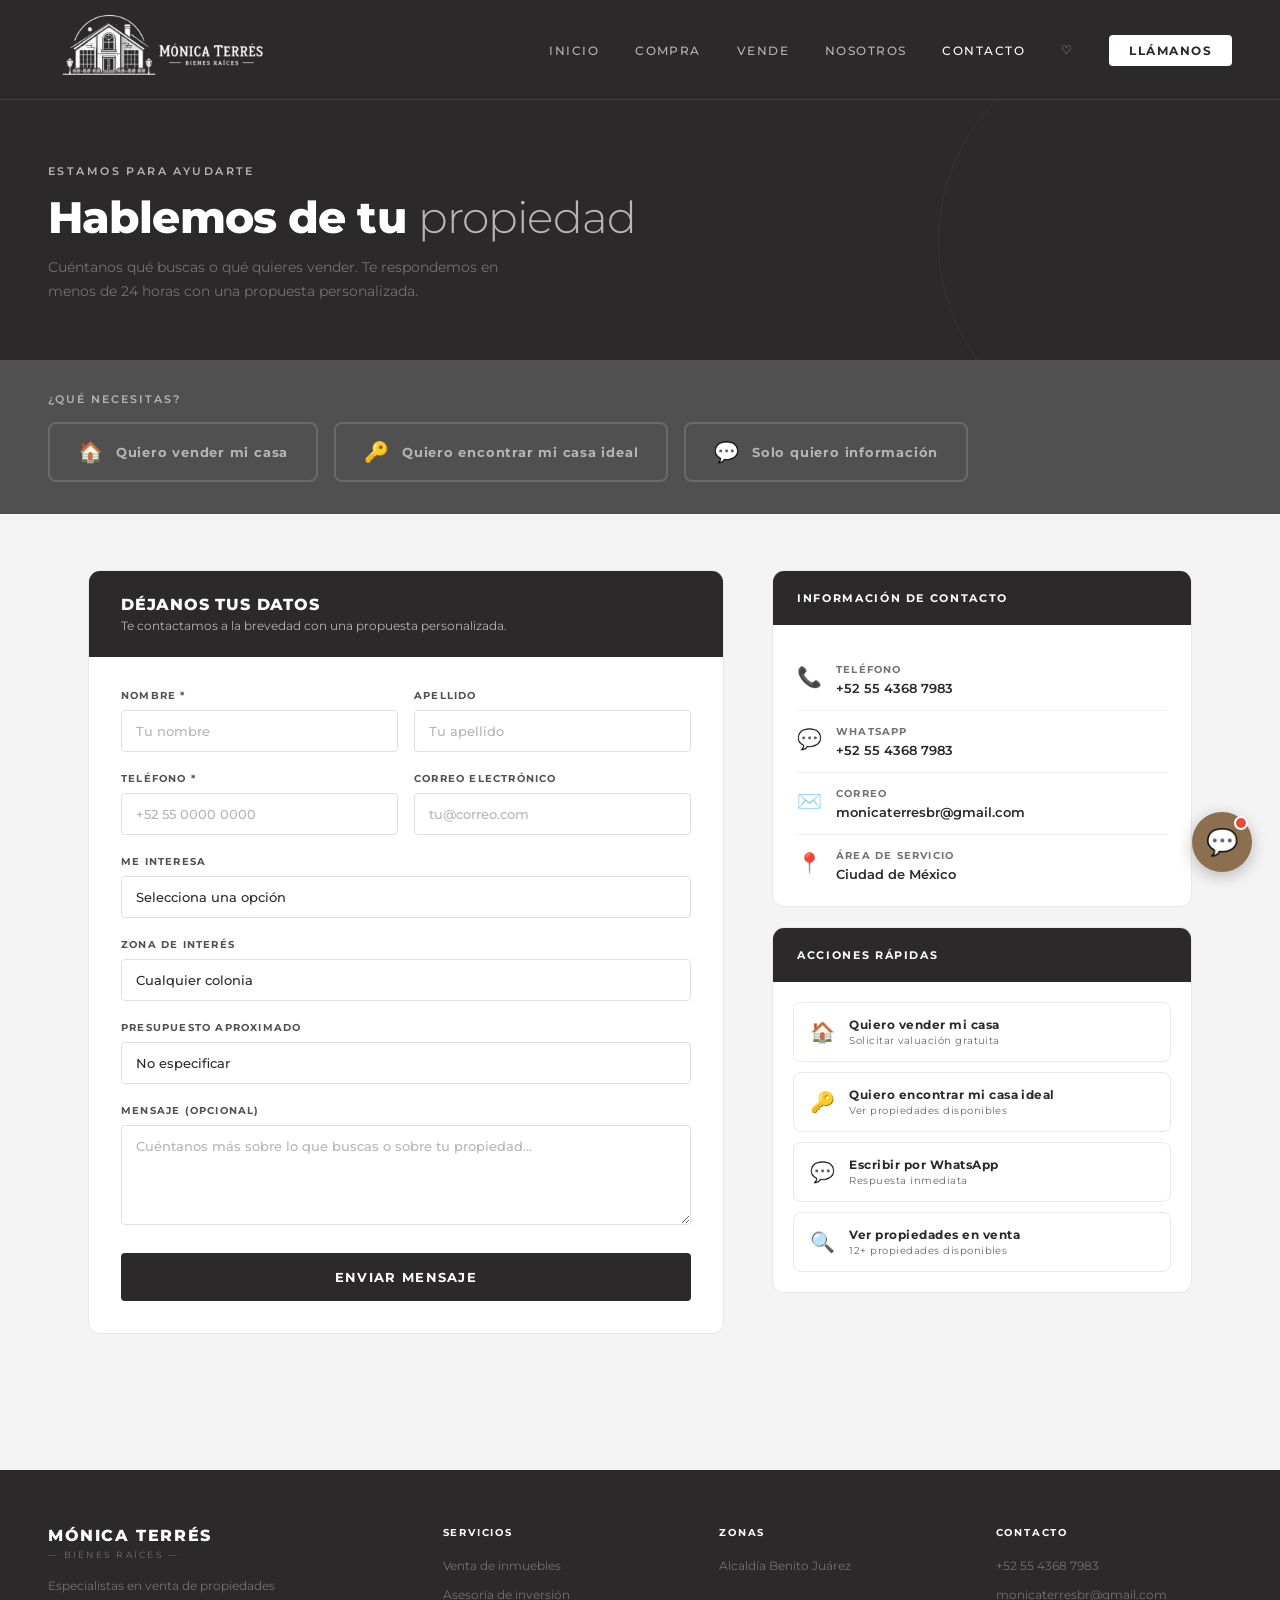
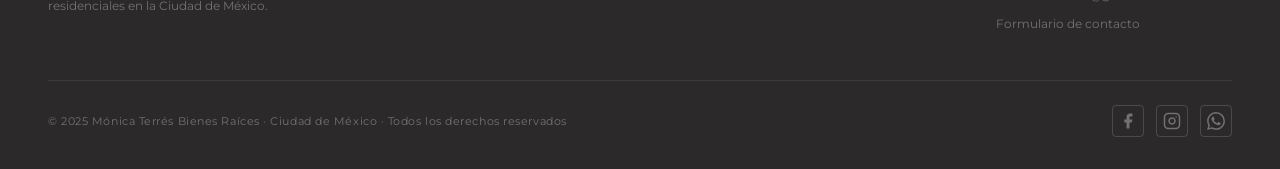
<file: contacto.html>
<!DOCTYPE html>
<html lang="es">
<head>
<meta charset="UTF-8">
<meta name="viewport" content="width=device-width, initial-scale=1.0">
<title>Contacto – Mónica Terrés Bienes Raíces</title>
<link href="https://fonts.googleapis.com/css2?family=Montserrat:wght@100;300;400;500;600;700;800&display=swap" rel="stylesheet">
<style>
  :root{--dark:#2B292A;--dark2:#515051;--mid:#403E3F;--grey:#737273;--softgrey:#B5B5B5;--greyblue:#E6E6F2;--white:#FFFFFF;--radius:4px;--radius-md:8px;--radius-lg:12px;}
  *{margin:0;padding:0;box-sizing:border-box;}
  body{font-family:'Montserrat',sans-serif;background:#F4F4F4;color:var(--dark);min-height:100vh;}

  nav{background:var(--dark);padding:0 48px;display:flex;align-items:center;justify-content:space-between;height:100px;position:sticky;top:0;z-index:100;border-bottom:1px solid var(--mid);;overflow:visible}
  .logo-area{display:flex;align-items:center;gap:14px;text-decoration:none;}
  .logo-svg{height:135px;width:auto;object-fit:contain;}
  .logo-text{display:flex;flex-direction:column;line-height:1.1;}
  .logo-text .brand-name{font-size:15px;font-weight:700;color:var(--white);letter-spacing:0.08em;text-transform:uppercase;}
  .logo-text .brand-sub{font-size:9px;font-weight:400;color:var(--softgrey);letter-spacing:0.25em;text-transform:uppercase;}
  .nav-links{display:flex;align-items:center;gap:36px;list-style:none;}
  .nav-links a{color:var(--softgrey);text-decoration:none;font-size:12px;font-weight:500;letter-spacing:0.12em;text-transform:uppercase;transition:color 0.2s;}
  .nav-links a:hover,.nav-links a.active{color:var(--white);}
  .nav-cta{background:var(--white);color:var(--dark)!important;padding:8px 20px;border-radius:var(--radius);font-weight:700!important;}
  .nav-cta:hover{background:var(--greyblue)!important;}
  .nav-fav{display:flex;align-items:center;gap:3px;}
  .fav-count{font-size:10px;font-weight:800;background:var(--white);color:var(--dark);border-radius:100px;padding:1px 5px;display:none;}

  /* HERO */
  .hero{background:var(--dark);padding:64px 48px 56px;position:relative;overflow:hidden;}
  .hero::before{content:'';position:absolute;top:-60px;right:-60px;width:400px;height:400px;border-radius:50%;border:1px solid rgba(255,255,255,0.05);}
  .hero-inner{max-width:1200px;margin:0 auto;position:relative;z-index:1;}
  .hero-label{font-size:11px;font-weight:600;letter-spacing:0.22em;text-transform:uppercase;color:var(--softgrey);margin-bottom:16px;}
  .hero h1{font-size:44px;font-weight:800;color:var(--white);line-height:1.05;letter-spacing:-0.02em;margin-bottom:16px;}
  .hero h1 span{color:var(--softgrey);font-weight:300;}
  .hero-desc{font-size:14px;color:var(--grey);max-width:480px;line-height:1.7;}

  /* INTENT SELECTOR */
  .intent-section{background:var(--dark2);padding:32px 48px;}
  .intent-inner{max-width:1200px;margin:0 auto;}
  .intent-label{font-size:11px;font-weight:600;letter-spacing:0.18em;text-transform:uppercase;color:var(--softgrey);margin-bottom:16px;}
  .intent-buttons{display:flex;gap:16px;flex-wrap:wrap;}
  .intent-btn{display:flex;align-items:center;gap:12px;padding:16px 28px;border-radius:var(--radius-md);border:2px solid rgba(255,255,255,0.15);background:transparent;cursor:pointer;font-family:'Montserrat',sans-serif;font-size:13px;font-weight:700;color:var(--softgrey);letter-spacing:0.06em;transition:all 0.2s;}
  .intent-btn:hover{border-color:var(--white);color:var(--white);}
  .intent-btn.active{background:var(--white);color:var(--dark);border-color:var(--white);}
  .intent-btn-icon{font-size:20px;}

  /* MAIN */
  .main{max-width:1200px;margin:0 auto;padding:56px 48px;}
  .contact-grid{display:grid;grid-template-columns:1fr 420px;gap:48px;align-items:start;}

  /* FORM */
  .form-card{background:var(--white);border-radius:var(--radius-lg);border:1px solid #E8E8E8;overflow:hidden;}
  .form-card-header{background:var(--dark);padding:24px 32px;}
  .form-card-header h2{font-size:16px;font-weight:800;color:var(--white);letter-spacing:0.05em;text-transform:uppercase;}
  .form-card-header p{font-size:12px;color:var(--softgrey);margin-top:4px;}
  .form-body{padding:32px;}
  .form-row{display:grid;grid-template-columns:1fr 1fr;gap:16px;}
  .form-group{margin-bottom:20px;}
  .form-group label{display:block;font-size:10px;font-weight:700;letter-spacing:0.12em;text-transform:uppercase;color:var(--dark2);margin-bottom:8px;}
  .form-group input,.form-group select,.form-group textarea{width:100%;font-family:'Montserrat',sans-serif;font-size:13px;font-weight:500;color:var(--dark);border:1px solid #E0E0E0;border-radius:var(--radius);padding:12px 14px;outline:none;transition:border-color 0.2s;background:var(--white);}
  .form-group input:focus,.form-group select:focus,.form-group textarea:focus{border-color:var(--dark);}
  .form-group input::placeholder,.form-group textarea::placeholder{color:var(--softgrey);}
  .form-group textarea{resize:vertical;min-height:100px;}
  .form-group select{-webkit-appearance:none;cursor:pointer;}
  .form-submit{width:100%;background:var(--dark);color:var(--white);border:none;border-radius:var(--radius);padding:16px;font-family:'Montserrat',sans-serif;font-size:13px;font-weight:700;letter-spacing:0.1em;text-transform:uppercase;cursor:pointer;transition:background 0.2s;margin-top:4px;}
  .form-submit:hover{background:var(--mid);}

  /* SUCCESS MESSAGE */
  .form-success{display:none;padding:32px;text-align:center;}
  .form-success-icon{font-size:48px;margin-bottom:16px;}
  .form-success h3{font-size:20px;font-weight:800;color:var(--dark);margin-bottom:8px;}
  .form-success p{font-size:13px;color:var(--grey);line-height:1.7;margin-bottom:24px;}
  .form-success a{display:inline-block;background:var(--dark);color:var(--white);padding:12px 28px;border-radius:var(--radius);font-size:12px;font-weight:700;letter-spacing:0.1em;text-transform:uppercase;text-decoration:none;}

  /* SIDEBAR */
  .sidebar{display:flex;flex-direction:column;gap:20px;}

  .contact-info-card{background:var(--white);border-radius:var(--radius-lg);border:1px solid #E8E8E8;overflow:hidden;}
  .contact-info-header{background:var(--dark);padding:20px 24px;}
  .contact-info-header h3{font-size:11px;font-weight:700;letter-spacing:0.15em;text-transform:uppercase;color:var(--white);}
  .contact-info-body{padding:24px;}
  .contact-item{display:flex;align-items:flex-start;gap:14px;padding:14px 0;border-bottom:1px solid #F0F0F0;}
  .contact-item:last-child{border-bottom:none;padding-bottom:0;}
  .contact-item-icon{font-size:20px;flex-shrink:0;margin-top:2px;}
  .contact-item-label{font-size:10px;font-weight:700;letter-spacing:0.12em;text-transform:uppercase;color:var(--grey);margin-bottom:4px;}
  .contact-item-value{font-size:13px;font-weight:600;color:var(--dark);}
  .contact-item-value a{color:var(--dark);text-decoration:none;}
  .contact-item-value a:hover{text-decoration:underline;}

  .quick-actions{background:var(--white);border-radius:var(--radius-lg);border:1px solid #E8E8E8;overflow:hidden;}
  .quick-actions-header{background:var(--dark);padding:20px 24px;}
  .quick-actions-header h3{font-size:11px;font-weight:700;letter-spacing:0.15em;text-transform:uppercase;color:var(--white);}
  .quick-actions-body{padding:20px;}
  .quick-btn{display:flex;align-items:center;gap:14px;width:100%;padding:14px 16px;border-radius:var(--radius-md);border:1px solid #E8E8E8;background:var(--white);cursor:pointer;font-family:'Montserrat',sans-serif;font-size:12px;font-weight:600;color:var(--dark);letter-spacing:0.04em;transition:all 0.15s;text-decoration:none;margin-bottom:10px;}
  .quick-btn:last-child{margin-bottom:0;}
  .quick-btn:hover{background:var(--dark);color:var(--white);border-color:var(--dark);}
  .quick-btn-icon{font-size:20px;flex-shrink:0;}
  .quick-btn-text{display:flex;flex-direction:column;gap:2px;text-align:left;}
  .quick-btn-title{font-size:12px;font-weight:700;}
  .quick-btn-sub{font-size:10px;font-weight:400;opacity:0.7;}

  /* FOOTER */
  footer{background:var(--dark);margin-top:80px;padding:56px 48px 32px;}
  .footer-inner{max-width:1200px;margin:0 auto;}
  .footer-grid{display:grid;grid-template-columns:1.5fr 1fr 1fr 1fr;gap:40px;margin-bottom:48px;}
  .footer-brand .brand-name{font-size:16px;font-weight:800;color:var(--white);letter-spacing:0.1em;text-transform:uppercase;margin-bottom:4px;}
  .footer-brand .brand-sub{font-size:9px;letter-spacing:0.25em;text-transform:uppercase;color:var(--grey);margin-bottom:16px;}
  .footer-brand p{font-size:12px;font-weight:400;color:var(--grey);line-height:1.7;max-width:260px;}
  .footer-col h4{font-size:10px;font-weight:700;letter-spacing:0.18em;text-transform:uppercase;color:var(--white);margin-bottom:16px;}
  .footer-col ul{list-style:none;display:flex;flex-direction:column;gap:10px;}
  .footer-col a{font-size:12px;font-weight:400;color:var(--grey);text-decoration:none;transition:color 0.2s;}
  .footer-col a:hover{color:var(--white);}
  .footer-bottom{border-top:1px solid rgba(255,255,255,0.08);padding-top:24px;display:flex;align-items:center;justify-content:space-between;}
  .footer-bottom p{font-size:11px;color:var(--grey);letter-spacing:0.05em;}
  .social-links{display:flex;gap:12px;}
  .social-btn{width:32px;height:32px;border:1px solid rgba(255,255,255,0.15);border-radius:var(--radius);display:flex;align-items:center;justify-content:center;color:var(--grey);font-size:13px;text-decoration:none;transition:all 0.2s;}
  .social-btn:hover{border-color:var(--white);color:var(--white);}</style>
<link rel="stylesheet" href="mobile.css">
</head>
<body>

<nav>
  <a class="logo-area" href="monicaterresweb.html">
    <img class="logo-svg" src="logo vertical MTBR.png" alt="Mónica Terrés Bienes Raíces">
  </a>
  <button class="nav-toggle" id="navToggle" aria-label="Menú"><span></span><span></span><span></span></button>
  <ul class="nav-links" id="navLinks">
    <li><a href="monicaterresweb.html">Inicio</a></li>
    <li><a href="compra.html">Compra</a></li>
    <li><a href="vende.html">Vende</a></li>
    <li><a href="nosotros.html">Nosotros</a></li>
    <li><a href="contacto.html" class="active">Contacto</a></li>
    <li><a href="favoritos.html" class="nav-fav" id="navFavBtn">♡ <span class="fav-count" id="favCount"></span></a></li>
    <li><a href="tel:+525543687983" class="nav-cta">Llámanos</a></li>
  </ul>
</nav>

<!-- HERO -->
<section class="hero">
  <div class="hero-inner">
    <p class="hero-label">Estamos para ayudarte</p>
    <h1>Hablemos de tu <span>propiedad</span></h1>
    <p class="hero-desc">Cuéntanos qué buscas o qué quieres vender. Te respondemos en menos de 24 horas con una propuesta personalizada.</p>
  </div>
</section>

<!-- INTENT SELECTOR -->
<div class="intent-section">
  <div class="intent-inner">
    <p class="intent-label">¿Qué necesitas?</p>
    <div class="intent-buttons">
      <button class="intent-btn" id="btnVender" onclick="selectIntent('vender')">
        <span class="intent-btn-icon">🏠</span>
        Quiero vender mi casa
      </button>
      <button class="intent-btn" id="btnComprar" onclick="selectIntent('comprar')">
        <span class="intent-btn-icon">🔑</span>
        Quiero encontrar mi casa ideal
      </button>
      <button class="intent-btn" id="btnInfo" onclick="selectIntent('info')">
        <span class="intent-btn-icon">💬</span>
        Solo quiero información
      </button>
    </div>
  </div>
</div>

<!-- MAIN -->
<main class="main">
  <div class="contact-grid">

    <!-- FORM -->
    <div class="form-card">
      <div class="form-card-header">
        <h2 id="formTitle">Déjanos tus datos</h2>
        <p id="formSubtitle">Te contactamos a la brevedad con una propuesta personalizada.</p>
      </div>
      <div class="form-body" id="formBody">
        <form id="contactForm" onsubmit="handleSubmit(event)">
          <div class="form-row">
            <div class="form-group">
              <label>Nombre *</label>
              <input type="text" id="nombre" placeholder="Tu nombre" required>
            </div>
            <div class="form-group">
              <label>Apellido</label>
              <input type="text" id="apellido" placeholder="Tu apellido">
            </div>
          </div>
          <div class="form-row">
            <div class="form-group">
              <label>Teléfono *</label>
              <input type="tel" id="telefono" placeholder="+52 55 0000 0000" required>
            </div>
            <div class="form-group">
              <label>Correo electrónico</label>
              <input type="email" id="email" placeholder="tu@correo.com">
            </div>
          </div>
          <div class="form-group">
            <label>Me interesa</label>
            <select id="interes">
              <option value="">Selecciona una opción</option>
              <option value="vender">Vender mi propiedad</option>
              <option value="comprar-casa">Comprar una casa</option>
              <option value="comprar-depto">Comprar un departamento</option>
              <option value="comprar-comercial">Comprar un local comercial</option>
              <option value="valuacion">Valuar mi propiedad</option>
              <option value="asesoria">Asesoría de inversión</option>
            </select>
          </div>
          <div class="form-group" id="zonaGroup">
            <label>Zona de interés</label>
            <select id="zona">
              <option value="">Cualquier colonia</option>
              <option value="acacias">Acacias</option>
              <option value="actipan">Actipan</option>
              <option value="alamos">Álamos</option>
              <option value="asturias">Asturias</option>
              <option value="buenos-aires">Buenos Aires</option>
              <option value="ciudad-deportes">Ciudad de los Deportes</option>
              <option value="col-carmen">Colonia del Carmen</option>
              <option value="credito-constructor">Crédito Constructor</option>
              <option value="del-valle-centro">Del Valle Centro</option>
              <option value="del-valle-norte">Del Valle Norte</option>
              <option value="del-valle-sur">Del Valle Sur</option>
              <option value="educacion">Educación</option>
              <option value="general-anaya">General Anaya</option>
              <option value="independencia">Independencia</option>
              <option value="insurgentes-mixcoac">Insurgentes Mixcoac</option>
              <option value="letran-valle">Letrán Valle</option>
              <option value="miravalle">Miravalle</option>
              <option value="mixcoac">Mixcoac</option>
              <option value="moderna">Moderna</option>
              <option value="napoles">Nápoles</option>
              <option value="narvarte-oriente">Narvarte Oriente</option>
              <option value="narvarte-poniente">Narvarte Poniente</option>
              <option value="nativitas">Nativitas</option>
              <option value="ninos-heroes">Niños Héroes</option>
              <option value="nonoalco">Nonoalco</option>
              <option value="obrero-mundial">Obrero Mundial</option>
              <option value="piedad-narvarte">Piedad Narvarte</option>
              <option value="portales-norte">Portales Norte</option>
              <option value="portales-oriente">Portales Oriente</option>
              <option value="portales-sur">Portales Sur</option>
              <option value="postal">Postal</option>
              <option value="san-pedro-pinos">San Pedro de los Pinos</option>
              <option value="san-simon-ticumac">San Simón Ticumac</option>
              <option value="santa-cruz-atoyac">Santa Cruz Atoyac</option>
              <option value="santo-tomas">Santo Tomás</option>
              <option value="sinatel">Sinatel</option>
              <option value="toriello-guerra">Toriello Guerra</option>
              <option value="vertiz-narvarte">Vértiz Narvarte</option>
              <option value="xoco">Xoco</option>
              <option value="zacahuitzco">Zacahuitzco</option>
            </select>
          </div>
          <div class="form-group">
            <label>Presupuesto aproximado</label>
            <select id="presupuesto">
              <option value="">No especificar</option>
              <option value="menos3">Menos de $3,000,000</option>
              <option value="3a5">$3,000,000 – $5,000,000</option>
              <option value="5a10">$5,000,000 – $10,000,000</option>
              <option value="10a20">$10,000,000 – $20,000,000</option>
              <option value="mas20">Más de $20,000,000</option>
            </select>
          </div>
          <div class="form-group">
            <label>Mensaje (opcional)</label>
            <textarea id="mensaje" placeholder="Cuéntanos más sobre lo que buscas o sobre tu propiedad…"></textarea>
          </div>
          <button type="submit" class="form-submit">Enviar mensaje</button>
        </form>
      </div>
      <div class="form-success" id="formSuccess">
        <div class="form-success-icon">✅</div>
        <h3>¡Mensaje enviado!</h3>
        <p>Gracias por contactarnos. Mónica se comunicará contigo en menos de 24 horas para atender tu solicitud de manera personalizada.</p>
        <p style="margin-bottom:8px;font-size:12px;color:var(--grey)">¿Quieres hablar ahora mismo?</p>
        <a href="tel:+525543687983">Llamar ahora · +52 55 4368 7983</a>
      </div>
    </div>

    <!-- SIDEBAR -->
    <div class="sidebar">

      <div class="contact-info-card">
        <div class="contact-info-header"><h3>Información de contacto</h3></div>
        <div class="contact-info-body">
          <div class="contact-item">
            <span class="contact-item-icon">📞</span>
            <div>
              <div class="contact-item-label">Teléfono</div>
              <div class="contact-item-value"><a href="tel:+525543687983">+52 55 4368 7983</a></div>
            </div>
          </div>
          <div class="contact-item">
            <span class="contact-item-icon">💬</span>
            <div>
              <div class="contact-item-label">WhatsApp</div>
              <div class="contact-item-value"><a href="https://wa.me/5543687983">+52 55 4368 7983</a></div>
            </div>
          </div>
          <div class="contact-item">
            <span class="contact-item-icon">✉️</span>
            <div>
              <div class="contact-item-label">Correo</div>
              <div class="contact-item-value"><a href="mailto:monicaterresbr@gmail.com">monicaterresbr@gmail.com</a></div>
            </div>
          </div>
          <div class="contact-item">
            <span class="contact-item-icon">📍</span>
            <div>
              <div class="contact-item-label">Área de servicio</div>
              <div class="contact-item-value">Ciudad de México</div>
            </div>
          </div>
        </div>
      </div>

      <div class="quick-actions">
        <div class="quick-actions-header"><h3>Acciones rápidas</h3></div>
        <div class="quick-actions-body">
          <a href="javascript:void(0)" onclick="selectIntent('vender'); window.scrollTo({top:0,behavior:'smooth'})" class="quick-btn">
            <span class="quick-btn-icon">🏠</span>
            <div class="quick-btn-text">
              <span class="quick-btn-title">Quiero vender mi casa</span>
              <span class="quick-btn-sub">Solicitar valuación gratuita</span>
            </div>
          </a>
          <a href="javascript:void(0)" onclick="selectIntent('comprar'); window.scrollTo({top:0,behavior:'smooth'})" class="quick-btn">
            <span class="quick-btn-icon">🔑</span>
            <div class="quick-btn-text">
              <span class="quick-btn-title">Quiero encontrar mi casa ideal</span>
              <span class="quick-btn-sub">Ver propiedades disponibles</span>
            </div>
          </a>
          <a href="https://wa.me/5543687983?text=Hola%20Mónica%2C%20me%20interesa%20una%20propiedad" class="quick-btn">
            <span class="quick-btn-icon">💬</span>
            <div class="quick-btn-text">
              <span class="quick-btn-title">Escribir por WhatsApp</span>
              <span class="quick-btn-sub">Respuesta inmediata</span>
            </div>
          </a>
          <a href="venta.html" class="quick-btn">
            <span class="quick-btn-icon">🔍</span>
            <div class="quick-btn-text">
              <span class="quick-btn-title">Ver propiedades en venta</span>
              <span class="quick-btn-sub">12+ propiedades disponibles</span>
            </div>
          </a>
        </div>
      </div>

    </div>
  </div>
</main>

<footer>
  <div class="footer-inner">
    <div class="footer-grid">
      <div class="footer-brand"><div class="brand-name">Mónica Terrés</div><div class="brand-sub">— Bienes Raíces —</div><p>Especialistas en venta de propiedades residenciales en la Ciudad de México.</p></div>
      <div class="footer-col"><h4>Servicios</h4><ul><li><a href="compra.html">Venta de inmuebles</a></li><li><a href="contacto.html">Asesoría de inversión</a></li></ul></div>
      <div class="footer-col"><h4>Zonas</h4><ul><li><a href="compra.html">Alcaldía Benito Juárez</a></li></ul></div>
      <div class="footer-col"><h4>Contacto</h4><ul><li><a href="tel:+525543687983">+52 55 4368 7983</a></li><li><a href="mailto:monicaterresbr@gmail.com">monicaterresbr@gmail.com</a></li><li><a href="contacto.html">Formulario de contacto</a></li></ul></div>
    </div>
    <div class="footer-bottom"><p>© 2025 Mónica Terrés Bienes Raíces · Ciudad de México · Todos los derechos reservados</p><div class="social-links"><a href="https://www.facebook.com/share/1FixHdbSAR/" class="social-btn" target="_blank" aria-label="Facebook"><svg width="18" height="18" viewBox="0 0 24 24" fill="currentColor"><path d="M18 2h-3a5 5 0 00-5 5v3H7v4h3v8h4v-8h3l1-4h-4V7a1 1 0 011-1h3z"/></svg></a><a href="https://www.instagram.com/monicaterres_br" class="social-btn" target="_blank" aria-label="Instagram"><svg width="18" height="18" viewBox="0 0 24 24" fill="none" stroke="currentColor" stroke-width="2" stroke-linecap="round" stroke-linejoin="round"><rect x="2" y="2" width="20" height="20" rx="5" ry="5"/><path d="M16 11.37A4 4 0 1112.63 8 4 4 0 0116 11.37z"/><line x1="17.5" y1="6.5" x2="17.51" y2="6.5"/></svg></a><a href="https://wa.me/525543687983" class="social-btn" target="_blank" aria-label="WhatsApp"><svg width="18" height="18" viewBox="0 0 24 24" fill="currentColor"><path d="M17.472 14.382c-.297-.149-1.758-.867-2.03-.967-.273-.099-.471-.148-.67.15-.197.297-.767.966-.94 1.164-.173.199-.347.223-.644.075-.297-.15-1.255-.463-2.39-1.475-.883-.788-1.48-1.761-1.653-2.059-.173-.297-.018-.458.13-.606.134-.133.298-.347.446-.52.149-.174.198-.298.298-.497.099-.198.05-.371-.025-.52-.075-.149-.669-1.612-.916-2.207-.242-.579-.487-.5-.669-.51-.173-.008-.371-.01-.57-.01-.198 0-.52.074-.792.372-.272.297-1.04 1.016-1.04 2.479 0 1.462 1.065 2.875 1.213 3.074.149.198 2.096 3.2 5.077 4.487.709.306 1.262.489 1.694.625.712.227 1.36.195 1.871.118.571-.085 1.758-.719 2.006-1.413.248-.694.248-1.289.173-1.413-.074-.124-.272-.198-.57-.347m-5.421 7.403h-.004a9.87 9.87 0 01-5.031-1.378l-.361-.214-3.741.982.998-3.648-.235-.374a9.86 9.86 0 01-1.51-5.26c.001-5.45 4.436-9.884 9.888-9.884 2.64 0 5.122 1.03 6.988 2.898a9.825 9.825 0 012.893 6.994c-.003 5.45-4.437 9.884-9.885 9.884m8.413-18.297A11.815 11.815 0 0012.05 0C5.495 0 .16 5.335.157 11.892c0 2.096.547 4.142 1.588 5.945L.057 24l6.305-1.654a11.882 11.882 0 005.683 1.448h.005c6.554 0 11.89-5.335 11.893-11.893a11.821 11.821 0 00-3.48-8.413z"/></svg></a></div></div>
  </div>
</footer>


<script>
  function selectIntent(tipo) {
    document.querySelectorAll('.intent-btn').forEach(b => b.classList.remove('active'));
    const map = { vender: 'btnVender', comprar: 'btnComprar', info: 'btnInfo' };
    if (map[tipo]) document.getElementById(map[tipo]).classList.add('active');

    const titles = {
      vender: { title: 'Quiero vender mi propiedad', sub: 'Cuéntanos sobre tu inmueble y te enviamos una valuación gratuita.' },
      comprar: { title: 'Quiero encontrar mi casa ideal', sub: 'Dinos qué buscas y te asesoramos en cada paso.' },
      info: { title: 'Déjanos tus datos', sub: 'Te contactamos a la brevedad con información personalizada.' }
    };

    if (titles[tipo]) {
      document.getElementById('formTitle').textContent = titles[tipo].title;
      document.getElementById('formSubtitle').textContent = titles[tipo].sub;
    }

    const select = document.getElementById('interes');
    if (tipo === 'vender') select.value = 'vender';
    else if (tipo === 'comprar') select.value = 'comprar-casa';
  }

  function handleSubmit(e) {
    e.preventDefault();
    const nombre = document.getElementById('nombre').value.trim();
    const telefono = document.getElementById('telefono').value.trim();
    if (!nombre || !telefono) { alert('Por favor completa tu nombre y teléfono.'); return; }

    document.getElementById('formBody').style.display = 'none';
    document.getElementById('formSuccess').style.display = 'block';
  }

  // Read URL params on load
  window.addEventListener('DOMContentLoaded', () => {
    const params = new URLSearchParams(window.location.search);
    const tipo = params.get('tipo');
    if (tipo === 'vender') selectIntent('vender');
    else if (tipo === 'comprar') selectIntent('comprar');
  });
</script>
<script>
(function(){
  var btn = document.getElementById('navToggle');
  var menu = document.getElementById('navLinks');
  if (!btn || !menu) return;
  btn.addEventListener('click', function(e){
    e.stopPropagation();
    var isOpen = menu.classList.contains('open');
    btn.classList.toggle('open', !isOpen);
    menu.classList.toggle('open', !isOpen);
  });
  document.addEventListener('click', function(e){
    if (!btn.contains(e.target) && !menu.contains(e.target)){
      btn.classList.remove('open');
      menu.classList.remove('open');
    }
  });
  menu.querySelectorAll('a').forEach(function(a){
    a.addEventListener('click', function(){
      btn.classList.remove('open');
      menu.classList.remove('open');
    });
  });
})();
</script>
<script src="chatbot.js"></script>
</body>
</html>
</file>
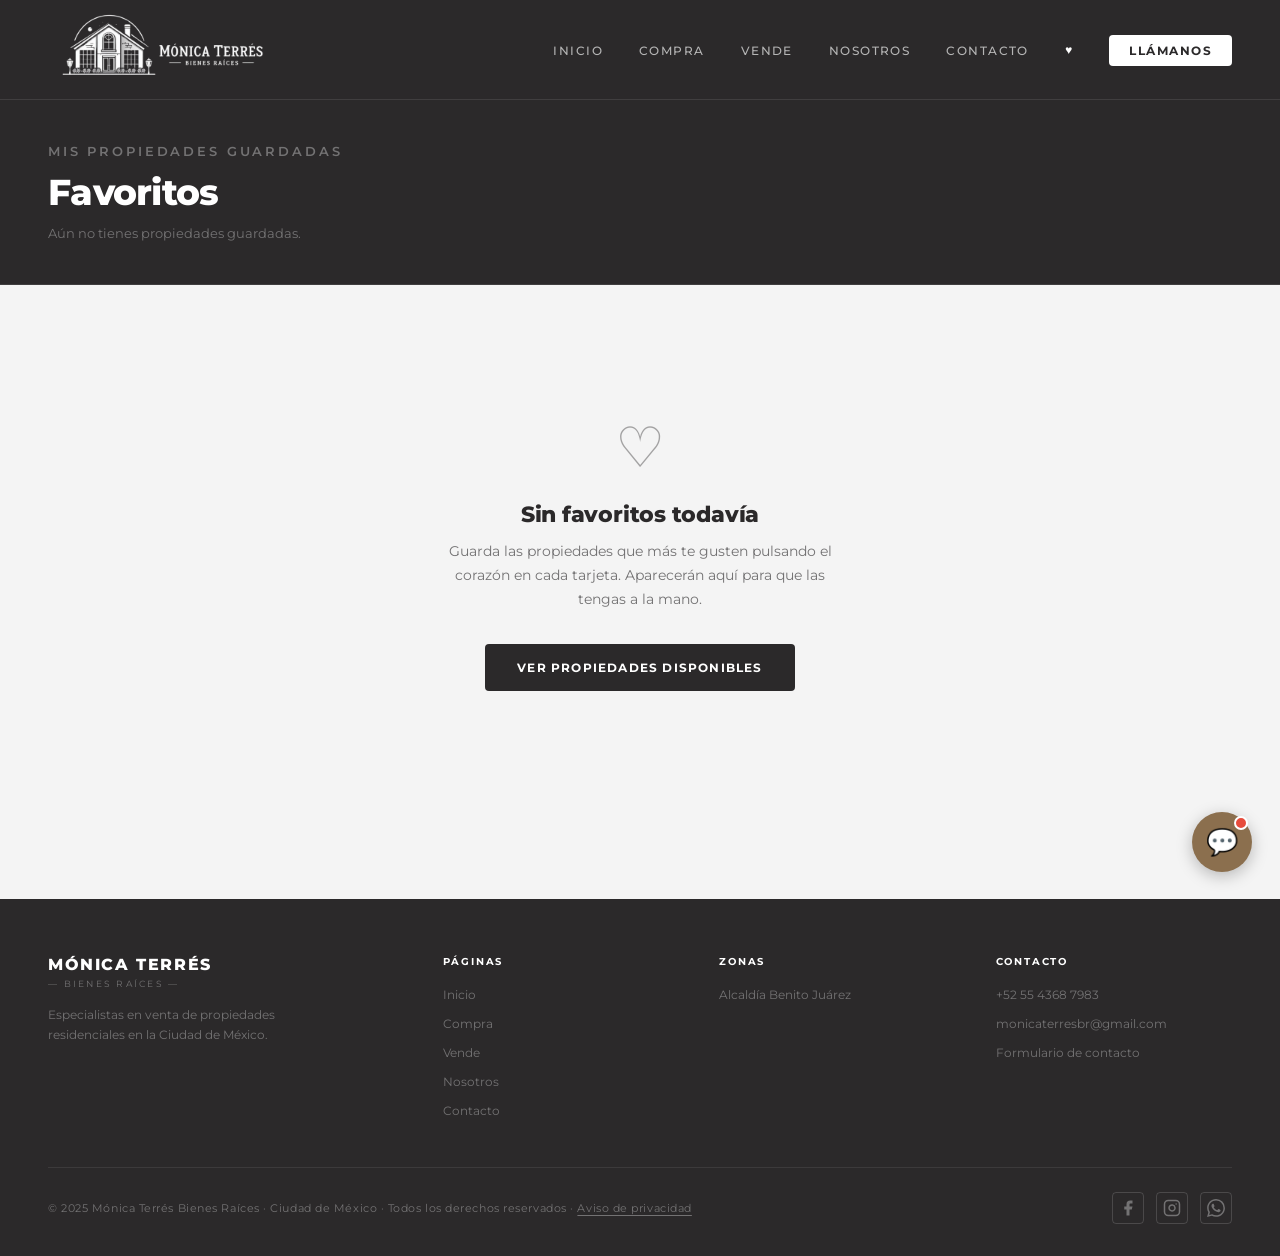
<file: favoritos.html>
<!DOCTYPE html>
<html lang="es">
<head>
<meta charset="UTF-8">
<meta name="viewport" content="width=device-width, initial-scale=1.0">
<title>Mis Favoritos – Mónica Terrés Bienes Raíces</title>
<link href="https://fonts.googleapis.com/css2?family=Montserrat:wght@100;300;400;500;600;700;800&display=swap" rel="stylesheet">
<style>
  :root{--dark:#2B292A;--dark2:#515051;--mid:#403E3F;--grey:#737273;--softgrey:#B5B5B5;--greyblue:#E6E6F2;--white:#FFFFFF;--radius:4px;--radius-md:8px;--radius-lg:12px;}
  *{margin:0;padding:0;box-sizing:border-box;}
  body{font-family:'Montserrat',sans-serif;background:#F4F4F4;color:var(--dark);min-height:100vh;}

  nav{background:var(--dark);padding:0 48px;display:flex;align-items:center;justify-content:space-between;height:100px;position:sticky;top:0;z-index:100;border-bottom:1px solid var(--mid);;overflow:visible}
  .logo-area{display:flex;align-items:center;gap:14px;text-decoration:none;}
  .logo-svg{height:135px;width:auto;object-fit:contain;}
  .logo-text{display:flex;flex-direction:column;line-height:1.1;}
  .logo-text .brand-name{font-size:15px;font-weight:700;color:var(--white);letter-spacing:0.08em;text-transform:uppercase;}
  .logo-text .brand-sub{font-size:9px;font-weight:400;color:var(--softgrey);letter-spacing:0.25em;text-transform:uppercase;}
  .nav-links{display:flex;align-items:center;gap:36px;list-style:none;}
  .nav-links a{color:var(--softgrey);text-decoration:none;font-size:12px;font-weight:500;letter-spacing:0.12em;text-transform:uppercase;transition:color 0.2s;}
  .nav-links a:hover,.nav-links a.active{color:var(--white);}
  .nav-cta{background:var(--white);color:var(--dark)!important;padding:8px 20px;border-radius:var(--radius);font-weight:700!important;}
  .nav-cta:hover{background:var(--greyblue)!important;}
  .nav-fav{display:flex;align-items:center;gap:3px;}
  .fav-count{font-size:10px;font-weight:800;background:var(--white);color:var(--dark);border-radius:100px;padding:1px 5px;display:none;}

  .page-header{background:var(--dark);padding:40px 48px;border-bottom:1px solid var(--mid);}
  .page-header-inner{max-width:1200px;margin:0 auto;}
  .page-header-label{font-size:11px;font-weight:600;letter-spacing:0.22em;text-transform:uppercase;color:var(--softgrey);margin-bottom:8px;}
  .page-header h1{font-size:36px;font-weight:800;color:var(--white);letter-spacing:-0.02em;margin-bottom:8px;}
  .page-header p{font-size:13px;color:var(--grey);line-height:1.7;}

  .main{max-width:1200px;margin:0 auto;padding:48px 48px;}
  .fav-header{display:flex;align-items:center;justify-content:space-between;margin-bottom:32px;}
  .fav-header h2{font-size:18px;font-weight:700;color:var(--dark);}
  .clear-btn{font-family:'Montserrat',sans-serif;font-size:11px;font-weight:600;letter-spacing:0.1em;text-transform:uppercase;background:none;border:1px solid #D8D8D8;border-radius:var(--radius);padding:8px 16px;color:var(--grey);cursor:pointer;transition:all 0.2s;}
  .clear-btn:hover{border-color:var(--dark);color:var(--dark);}

  .prop-grid{display:grid;grid-template-columns:repeat(auto-fill,minmax(280px,1fr));gap:20px;}
  .prop-card{background:var(--white);border-radius:var(--radius-lg);overflow:hidden;border:1px solid #E8E8E8;transition:transform 0.2s,box-shadow 0.2s;}
  .prop-card:hover{transform:translateY(-3px);box-shadow:0 12px 40px rgba(0,0,0,0.10);}
  .card-img{position:relative;height:200px;overflow:hidden;}
  .card-img-placeholder{width:100%;height:100%;background:linear-gradient(135deg,var(--dark) 0%,var(--dark2) 100%);display:flex;align-items:center;justify-content:center;}
  .card-img-placeholder svg{opacity:0.3;}
  .card-badge{position:absolute;top:12px;left:12px;font-size:9px;font-weight:800;letter-spacing:0.18em;text-transform:uppercase;padding:4px 10px;border-radius:100px;}
  .badge-venta{background:var(--dark);color:var(--white);}
  .badge-nuevo{background:#1a1a1a;color:#fff;border:1px solid rgba(255,255,255,0.2);}
  .card-fav{position:absolute;top:12px;right:12px;width:32px;height:32px;background:rgba(255,255,255,0.9);border-radius:50%;display:flex;align-items:center;justify-content:center;cursor:pointer;border:none;font-size:14px;transition:background 0.2s;color:#c0392b;}
  .card-fav:hover{background:var(--white);}
  .card-body{padding:16px 18px 18px;}
  .card-price{font-size:20px;font-weight:800;color:var(--dark);letter-spacing:-0.02em;margin-bottom:4px;}
  .card-title{font-size:14px;font-weight:600;color:var(--dark);margin-bottom:4px;line-height:1.3;}
  .card-location{font-size:12px;font-weight:400;color:var(--grey);display:flex;align-items:center;gap:4px;margin-bottom:14px;}
  .card-divider{height:1px;background:#F0F0F0;margin-bottom:12px;}
  .card-specs{display:flex;gap:0;justify-content:space-between;}
  .spec{display:flex;flex-direction:column;align-items:center;gap:3px;}
  .spec-val{font-size:13px;font-weight:700;color:var(--dark);}
  .spec-lbl{font-size:10px;font-weight:500;color:var(--softgrey);text-transform:uppercase;letter-spacing:0.08em;}
  .spec-icon{font-size:15px;margin-bottom:1px;}
  .card-tags{margin-bottom:10px;}
  .card-tag{display:inline-block;font-size:9px;font-weight:700;letter-spacing:0.15em;text-transform:uppercase;padding:3px 8px;border-radius:100px;background:var(--greyblue);color:var(--dark2);margin-right:4px;}

  .empty-state{text-align:center;padding:80px 20px;}
  .empty-icon{font-size:56px;margin-bottom:20px;display:block;opacity:0.4;}
  .empty-state h3{font-size:22px;font-weight:800;color:var(--dark);margin-bottom:12px;letter-spacing:-0.01em;}
  .empty-state p{font-size:14px;color:var(--grey);line-height:1.7;margin-bottom:32px;max-width:400px;margin-left:auto;margin-right:auto;}
  .empty-cta{display:inline-block;background:var(--dark);color:var(--white);padding:16px 32px;border-radius:var(--radius);font-family:'Montserrat',sans-serif;font-size:12px;font-weight:700;letter-spacing:0.1em;text-transform:uppercase;text-decoration:none;transition:background 0.2s;}
  .empty-cta:hover{background:var(--dark2);}

  .contact-strip{background:var(--dark);border-radius:var(--radius-lg);padding:40px 48px;margin-top:64px;display:flex;align-items:center;justify-content:space-between;gap:32px;}
  .contact-strip h3{font-size:20px;font-weight:800;color:var(--white);letter-spacing:-0.01em;margin-bottom:6px;}
  .contact-strip p{font-size:13px;color:var(--grey);}
  .contact-strip-btns{display:flex;gap:12px;flex-shrink:0;}
  .strip-btn-primary{background:var(--white);color:var(--dark);padding:14px 28px;border-radius:var(--radius);font-family:'Montserrat',sans-serif;font-size:12px;font-weight:700;letter-spacing:0.08em;text-transform:uppercase;text-decoration:none;white-space:nowrap;transition:background 0.2s;}
  .strip-btn-primary:hover{background:var(--greyblue);}
  .strip-btn-secondary{background:transparent;color:var(--white);padding:14px 28px;border-radius:var(--radius);border:1px solid rgba(255,255,255,0.3);font-family:'Montserrat',sans-serif;font-size:12px;font-weight:700;letter-spacing:0.08em;text-transform:uppercase;text-decoration:none;white-space:nowrap;transition:all 0.2s;}
  .strip-btn-secondary:hover{border-color:var(--white);}

  footer{background:var(--dark);margin-top:80px;padding:56px 48px 32px;}
  .footer-inner{max-width:1200px;margin:0 auto;}
  .footer-grid{display:grid;grid-template-columns:1.5fr 1fr 1fr 1fr;gap:40px;margin-bottom:48px;}
  .footer-brand .brand-name{font-size:16px;font-weight:800;color:var(--white);letter-spacing:0.1em;text-transform:uppercase;margin-bottom:4px;}
  .footer-brand .brand-sub{font-size:9px;letter-spacing:0.25em;text-transform:uppercase;color:var(--grey);margin-bottom:16px;}
  .footer-brand p{font-size:12px;font-weight:400;color:var(--grey);line-height:1.7;max-width:260px;}
  .footer-col h4{font-size:10px;font-weight:700;letter-spacing:0.18em;text-transform:uppercase;color:var(--white);margin-bottom:16px;}
  .footer-col ul{list-style:none;display:flex;flex-direction:column;gap:10px;}
  .footer-col a{font-size:12px;font-weight:400;color:var(--grey);text-decoration:none;transition:color 0.2s;}
  .footer-col a:hover{color:var(--white);}
  .footer-bottom{border-top:1px solid rgba(255,255,255,0.08);padding-top:24px;display:flex;align-items:center;justify-content:space-between;}
  .footer-bottom p{font-size:11px;color:var(--grey);letter-spacing:0.05em;}
  .social-links{display:flex;gap:12px;}
  .social-btn{width:32px;height:32px;border:1px solid rgba(255,255,255,0.15);border-radius:var(--radius);display:flex;align-items:center;justify-content:center;color:var(--grey);font-size:13px;text-decoration:none;transition:all 0.2s;}
  .social-btn:hover{border-color:var(--white);color:var(--white);}</style>
<link rel="stylesheet" href="mobile.css">
</head>
<body>

<nav>
  <a class="logo-area" href="monicaterresweb.html">
    <img class="logo-svg" src="logo vertical MTBR.png" alt="Mónica Terrés Bienes Raíces">
  </a>
  <button class="nav-toggle" id="navToggle" aria-label="Menú"><span></span><span></span><span></span></button>
  <ul class="nav-links" id="navLinks">
    <li><a href="monicaterresweb.html">Inicio</a></li>
    <li><a href="compra.html">Compra</a></li>
    <li><a href="vende.html">Vende</a></li>
    <li><a href="nosotros.html">Nosotros</a></li>
    <li><a href="contacto.html">Contacto</a></li>
    <li><a href="favoritos.html" class="nav-fav active" id="navFavBtn">♥ <span class="fav-count" id="favCount"></span></a></li>
    <li><a href="tel:+525543687983" class="nav-cta">Llámanos</a></li>
  </ul>
</nav>

<div class="page-header">
  <div class="page-header-inner">
    <p class="page-header-label">Mis propiedades guardadas</p>
    <h1>Favoritos</h1>
    <p id="headerSub">Cargando…</p>
  </div>
</div>

<main class="main">
  <div id="favContent"></div>

  <div class="contact-strip" id="contactStrip" style="display:none;">
    <div>
      <h3>¿Listo para dar el siguiente paso?</h3>
      <p>Habla con Mónica y encuentra la propiedad que más te gusta.</p>
    </div>
    <div class="contact-strip-btns">
      <a href="https://wa.me/525543687983?text=Hola%20M%C3%B3nica%2C%20me%20interesan%20algunas%20propiedades%20que%20vi%20en%20tu%20p%C3%A1gina.%20%C2%BFPodemos%20hablar%3F" class="strip-btn-primary" target="_blank">Escribir a WhatsApp</a>
      <a href="tel:+525543687983" class="strip-btn-secondary">Llamar ahora</a>
    </div>
  </div>
</main>

<footer>
  <div class="footer-inner">
    <div class="footer-grid">
      <div class="footer-brand">
        <div class="brand-name">Mónica Terrés</div>
        <div class="brand-sub">— Bienes Raíces —</div>
        <p>Especialistas en venta de propiedades residenciales en la Ciudad de México.</p>
      </div>
      <div class="footer-col"><h4>Páginas</h4><ul><li><a href="monicaterresweb.html">Inicio</a></li><li><a href="compra.html">Compra</a></li><li><a href="vende.html">Vende</a></li><li><a href="nosotros.html">Nosotros</a></li><li><a href="contacto.html">Contacto</a></li></ul></div>
      <div class="footer-col"><h4>Zonas</h4><ul><li><a href="compra.html">Alcaldía Benito Juárez</a></li></ul></div>
      <div class="footer-col"><h4>Contacto</h4><ul><li><a href="tel:+525543687983">+52 55 4368 7983</a></li><li><a href="mailto:monicaterresbr@gmail.com">monicaterresbr@gmail.com</a></li><li><a href="contacto.html">Formulario de contacto</a></li></ul></div>
    </div>
    <div class="footer-bottom">
      <p>© 2025 Mónica Terrés Bienes Raíces · Ciudad de México · Todos los derechos reservados · <a href="privacidad.html" style="color:inherit;text-decoration:underline;text-underline-offset:3px;">Aviso de privacidad</a></p>
      <div class="social-links">
        <a href="https://www.facebook.com/share/1FixHdbSAR/" class="social-btn" target="_blank" aria-label="Facebook"><svg width="18" height="18" viewBox="0 0 24 24" fill="currentColor"><path d="M18 2h-3a5 5 0 00-5 5v3H7v4h3v8h4v-8h3l1-4h-4V7a1 1 0 011-1h3z"/></svg></a>
        <a href="https://www.instagram.com/monicaterres_br" class="social-btn" target="_blank" aria-label="Instagram"><svg width="18" height="18" viewBox="0 0 24 24" fill="none" stroke="currentColor" stroke-width="2" stroke-linecap="round" stroke-linejoin="round"><rect x="2" y="2" width="20" height="20" rx="5" ry="5"/><path d="M16 11.37A4 4 0 1112.63 8 4 4 0 0116 11.37z"/><line x1="17.5" y1="6.5" x2="17.51" y2="6.5"/></svg></a>
        <a href="https://wa.me/525543687983" class="social-btn" target="_blank" aria-label="WhatsApp"><svg width="18" height="18" viewBox="0 0 24 24" fill="currentColor"><path d="M17.472 14.382c-.297-.149-1.758-.867-2.03-.967-.273-.099-.471-.148-.67.15-.197.297-.767.966-.94 1.164-.173.199-.347.223-.644.075-.297-.15-1.255-.463-2.39-1.475-.883-.788-1.48-1.761-1.653-2.059-.173-.297-.018-.458.13-.606.134-.133.298-.347.446-.52.149-.174.198-.298.298-.497.099-.198.05-.371-.025-.52-.075-.149-.669-1.612-.916-2.207-.242-.579-.487-.5-.669-.51-.173-.008-.371-.01-.57-.01-.198 0-.52.074-.792.372-.272.297-1.04 1.016-1.04 2.479 0 1.462 1.065 2.875 1.213 3.074.149.198 2.096 3.2 5.077 4.487.709.306 1.262.489 1.694.625.712.227 1.36.195 1.871.118.571-.085 1.758-.719 2.006-1.413.248-.694.248-1.289.173-1.413-.074-.124-.272-.198-.57-.347m-5.421 7.403h-.004a9.87 9.87 0 01-5.031-1.378l-.361-.214-3.741.982.998-3.648-.235-.374a9.86 9.86 0 01-1.51-5.26c.001-5.45 4.436-9.884 9.888-9.884 2.64 0 5.122 1.03 6.988 2.898a9.825 9.825 0 012.893 6.994c-.003 5.45-4.437 9.884-9.885 9.884m8.413-18.297A11.815 11.815 0 0012.05 0C5.495 0 .16 5.335.157 11.892c0 2.096.547 4.142 1.588 5.945L.057 24l6.305-1.654a11.882 11.882 0 005.683 1.448h.005c6.554 0 11.89-5.335 11.893-11.893a11.821 11.821 0 00-3.48-8.413z"/></svg></a>
      </div>
    </div>
  </div>
</footer>


<script>
const PROPERTIES = {
  1:  { title:'Departamento en Portales Oriente',                    price:'$3,844,290', location:'Portales Oriente, Benito Juárez',  beds:2, baths:2, parking:1, area:'69m²',  tags:['Depto.','Elevador','Roof garden'],     badge:'Nuevo',    badgeClass:'badge-nuevo', photo:'fotos/emperadores/fachada emperadores.png' },
  13: { title:'Departamento con amenidades en Narvarte Oriente',     price:'$4,000,000', location:'Narvarte Oriente, Benito Juárez',  beds:2, baths:2, parking:1, area:'67m²',  tags:['Depto.','Alberca','Gimnasio'],         badge:'En venta', badgeClass:'badge-venta', photo:'fotos/the-park/fachada the park.png' },
  18: { title:'Departamento 3 rec. con balcón en Del Valle Sur',     price:'$6,950,000', location:'Del Valle Sur, Benito Juárez',     beds:3, baths:2, parking:2, area:'114m²', tags:['Depto.','Balcón'],                     badge:'Nuevo',    badgeClass:'badge-nuevo', photo:'fotos/del-valle/fachada del valle plus.png' },
};

const PIN = `<svg width="10" height="12" viewBox="0 0 10 12" fill="none"><path d="M5 0C2.24 0 0 2.24 0 5C0 8.75 5 12 5 12C5 12 10 8.75 10 5C10 2.24 7.76 0 5 0ZM5 6.5C4.17 6.5 3.5 5.83 3.5 5C3.5 4.17 4.17 3.5 5 3.5C5.83 3.5 6.5 4.17 6.5 5C6.5 5.83 5.83 6.5 5 6.5Z" fill="#737273"/></svg>`;

function encPath(p){ return p.split('/').map(s=>encodeURIComponent(s)).join('/'); }

function buildCard(id, p) {
  const tags = p.tags.map(t => `<span class="card-tag">${t}</span>`).join('');
  return `
    <div class="prop-card" onclick="window.location='propiedad.html?id=${id}'" style="cursor:pointer;">
      <div class="card-img">
        <img src="${encPath(p.photo)}" alt="" style="width:100%;height:100%;object-fit:cover;display:block;">
        <span class="card-badge ${p.badgeClass}">${p.badge}</span>
        <button class="card-fav" onclick="event.stopPropagation();removeFav(this,${id})">♥</button>
      </div>
      <div class="card-body">
        <div class="card-price">${p.price}</div>
        <div class="card-title">${p.title}</div>
        <div class="card-location">${PIN} ${p.location}</div>
        <div class="card-tags">${tags}</div>
        <div class="card-divider"></div>
        <div class="card-specs">
          <div class="spec"><span class="spec-icon">🛏</span><span class="spec-val">${p.beds}</span><span class="spec-lbl">Rec.</span></div>
          <div class="spec"><span class="spec-icon">🚿</span><span class="spec-val">${p.baths}</span><span class="spec-lbl">Baños</span></div>
          <div class="spec"><span class="spec-icon">🚗</span><span class="spec-val">${p.parking}</span><span class="spec-lbl">Est.</span></div>
          <div class="spec"><span class="spec-icon">📐</span><span class="spec-val">${p.area}</span><span class="spec-lbl">Sup.</span></div>
        </div>
      </div>
    </div>`;
}

let favIds = JSON.parse(localStorage.getItem('mtFavoritos') || '[]');

function updateFavCount() {
  const el = document.getElementById('favCount');
  if (el) { el.textContent = favIds.length > 0 ? favIds.length : ''; el.style.display = favIds.length > 0 ? 'inline' : 'none'; }
}

function removeFav(btn, id) {
  favIds = favIds.filter(f => f !== id);
  localStorage.setItem('mtFavoritos', JSON.stringify(favIds));
  updateFavCount();
  renderFavs();
}

function clearAll() {
  favIds = [];
  localStorage.setItem('mtFavoritos', JSON.stringify(favIds));
  updateFavCount();
  renderFavs();
}

function renderFavs() {
  const container = document.getElementById('favContent');
  const sub = document.getElementById('headerSub');
  const strip = document.getElementById('contactStrip');

  if (favIds.length === 0) {
    sub.textContent = 'Aún no tienes propiedades guardadas.';
    strip.style.display = 'none';
    container.innerHTML = `
      <div class="empty-state">
        <span class="empty-icon">♡</span>
        <h3>Sin favoritos todavía</h3>
        <p>Guarda las propiedades que más te gusten pulsando el corazón en cada tarjeta. Aparecerán aquí para que las tengas a la mano.</p>
        <a href="compra.html" class="empty-cta">Ver propiedades disponibles</a>
      </div>`;
    return;
  }

  const valid = favIds.filter(id => PROPERTIES[id]);
  sub.textContent = `${valid.length} propiedad${valid.length !== 1 ? 'es' : ''} guardada${valid.length !== 1 ? 's' : ''}`;
  strip.style.display = 'flex';

  container.innerHTML = `
    <div class="fav-header">
      <h2>${valid.length} propiedad${valid.length !== 1 ? 'es' : ''} guardada${valid.length !== 1 ? 's' : ''}</h2>
      <button class="clear-btn" onclick="clearAll()">Limpiar todo</button>
    </div>
    <div class="prop-grid">${valid.map(id => buildCard(id, PROPERTIES[id])).join('')}</div>`;
}

updateFavCount();
renderFavs();
</script>
<script>
(function(){
  var btn = document.getElementById('navToggle');
  var menu = document.getElementById('navLinks');
  if (!btn || !menu) return;
  btn.addEventListener('click', function(e){
    e.stopPropagation();
    var isOpen = menu.classList.contains('open');
    btn.classList.toggle('open', !isOpen);
    menu.classList.toggle('open', !isOpen);
  });
  document.addEventListener('click', function(e){
    if (!btn.contains(e.target) && !menu.contains(e.target)){
      btn.classList.remove('open');
      menu.classList.remove('open');
    }
  });
  menu.querySelectorAll('a').forEach(function(a){
    a.addEventListener('click', function(){
      btn.classList.remove('open');
      menu.classList.remove('open');
    });
  });
})();
</script>
<script src="chatbot.js"></script>
</body>
</html>
</file>
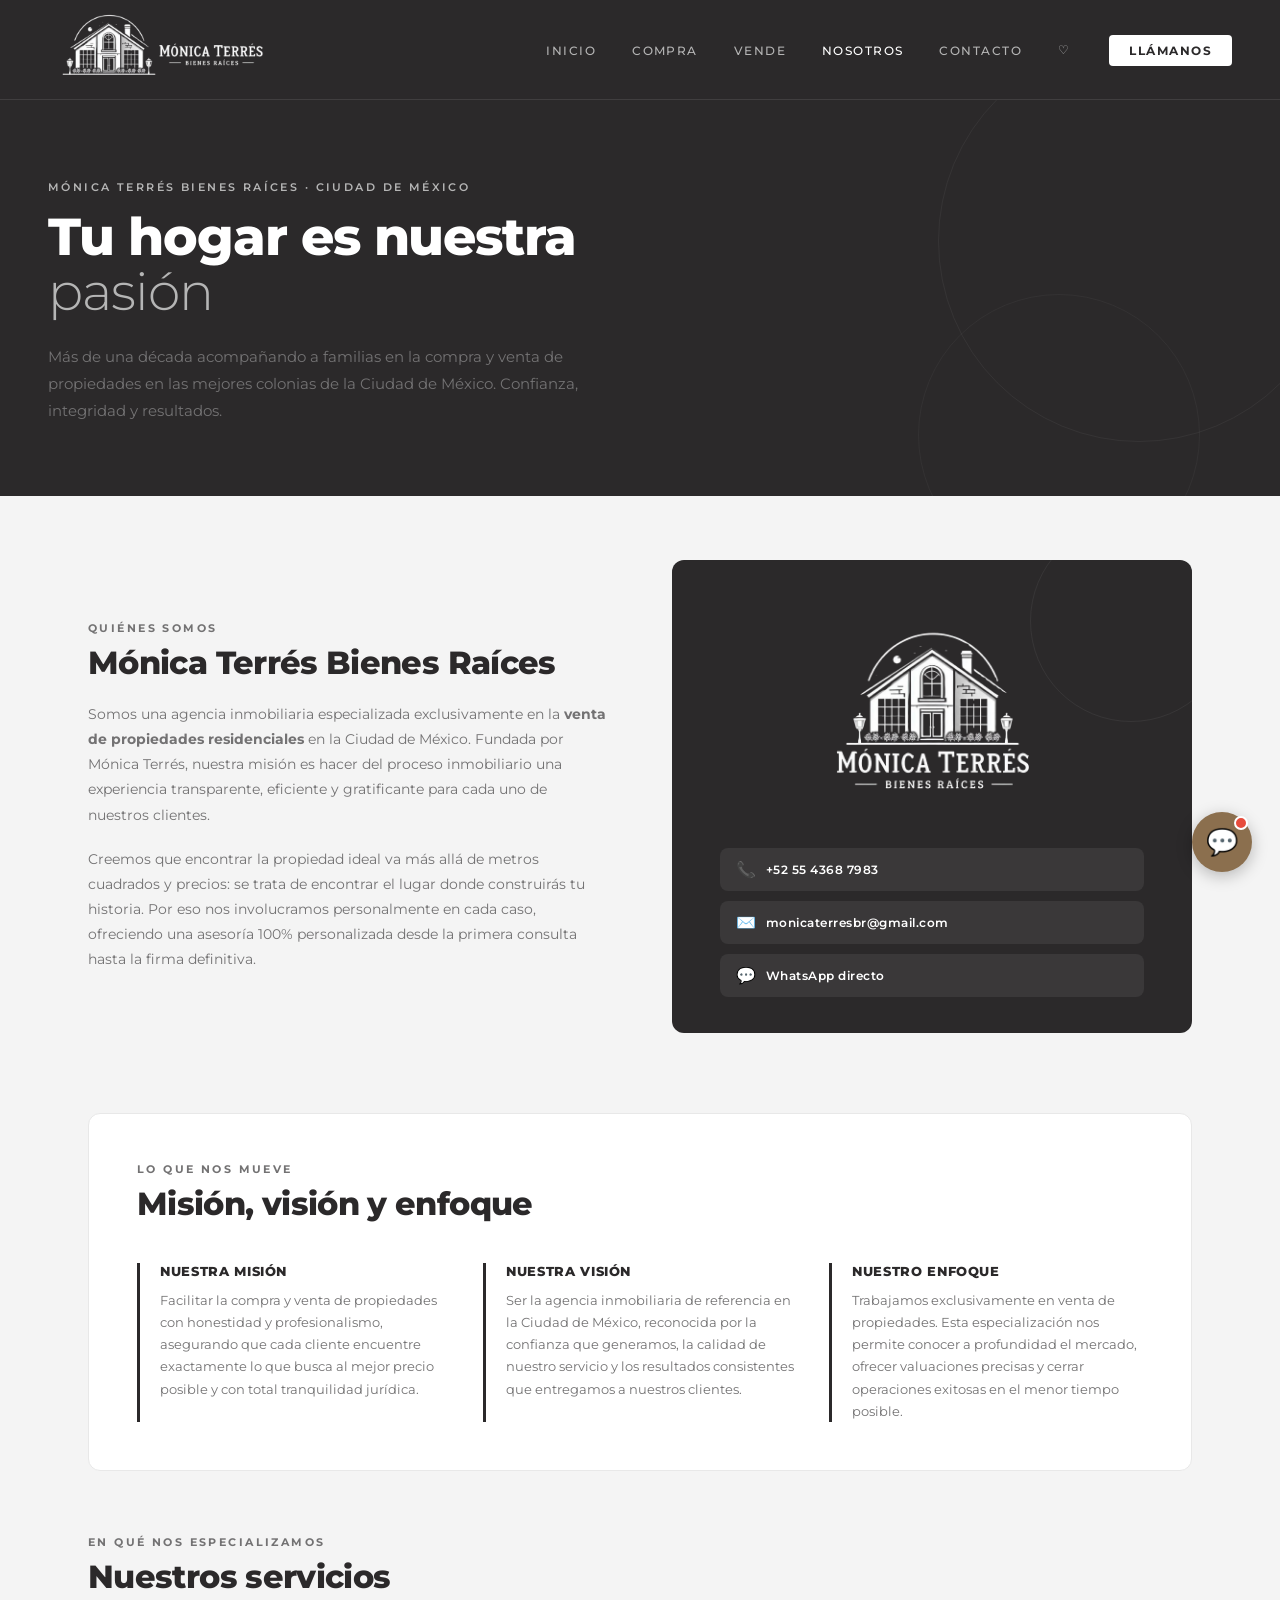
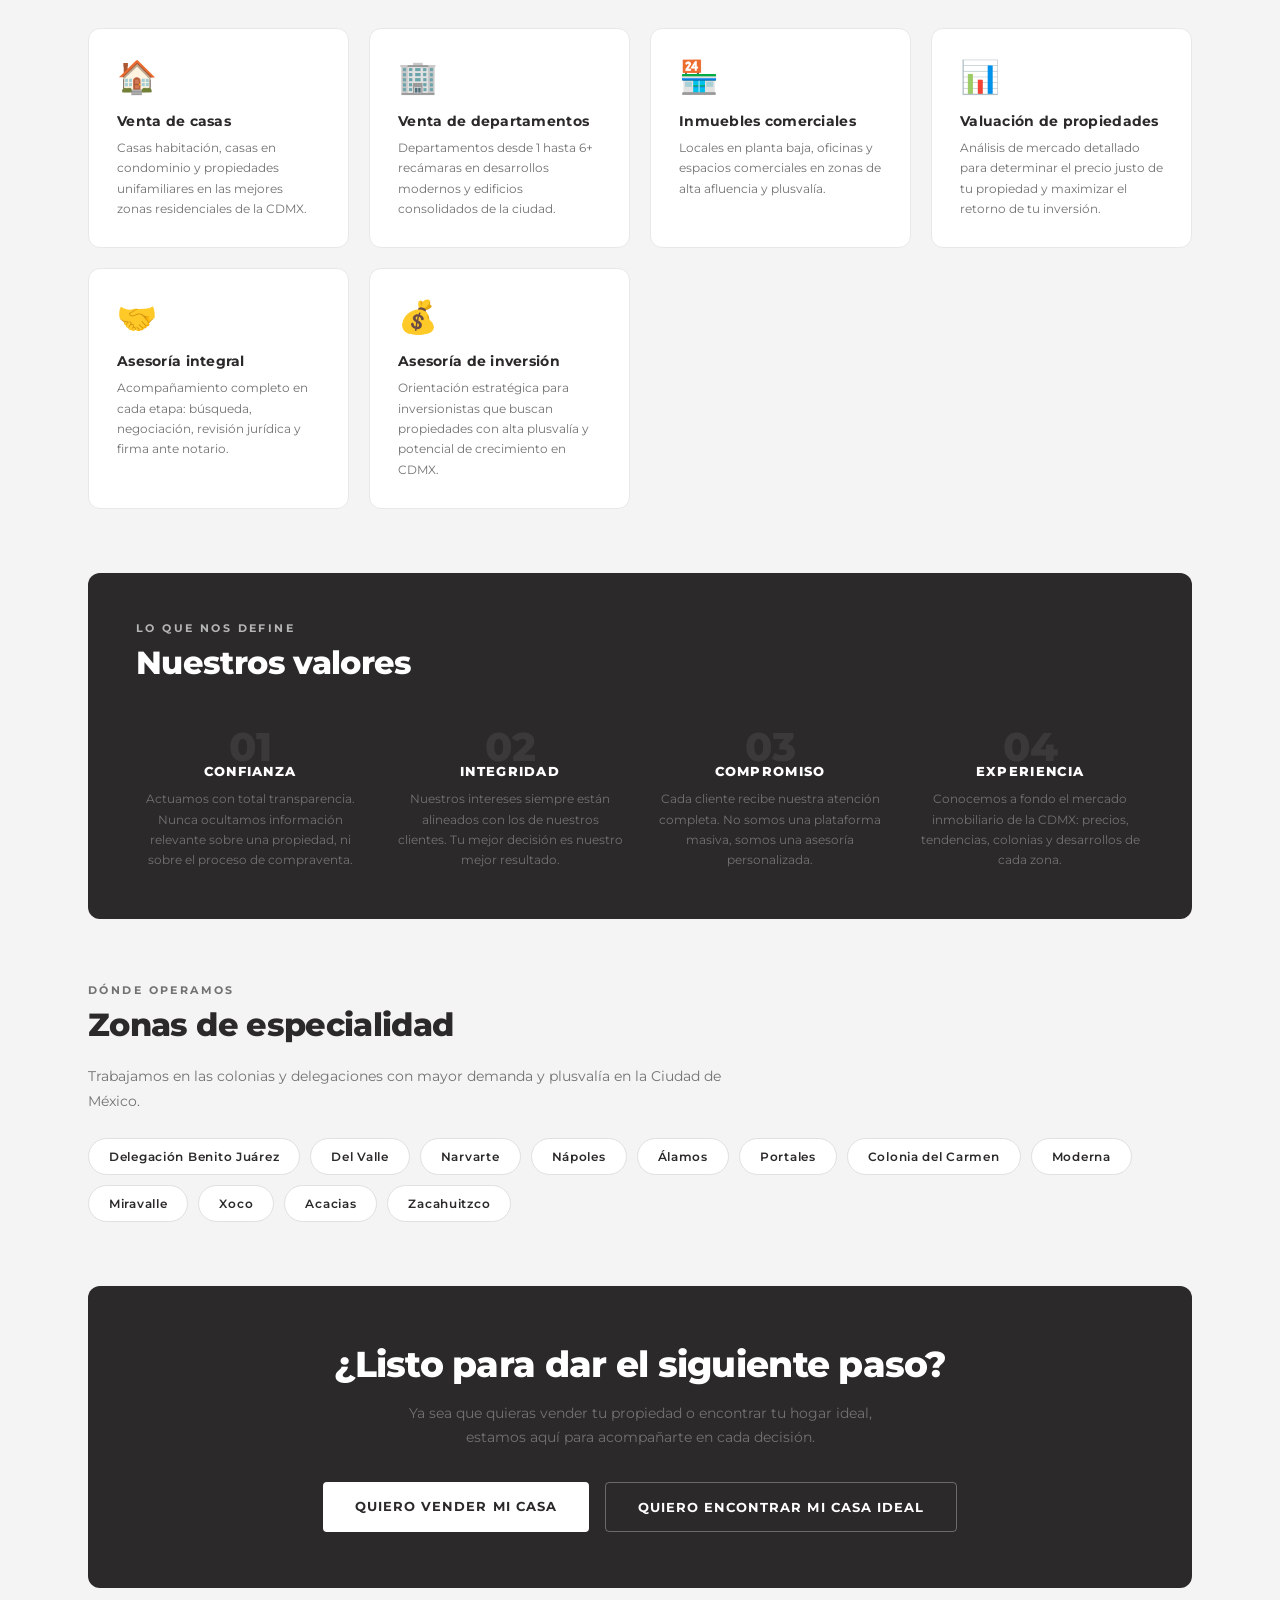
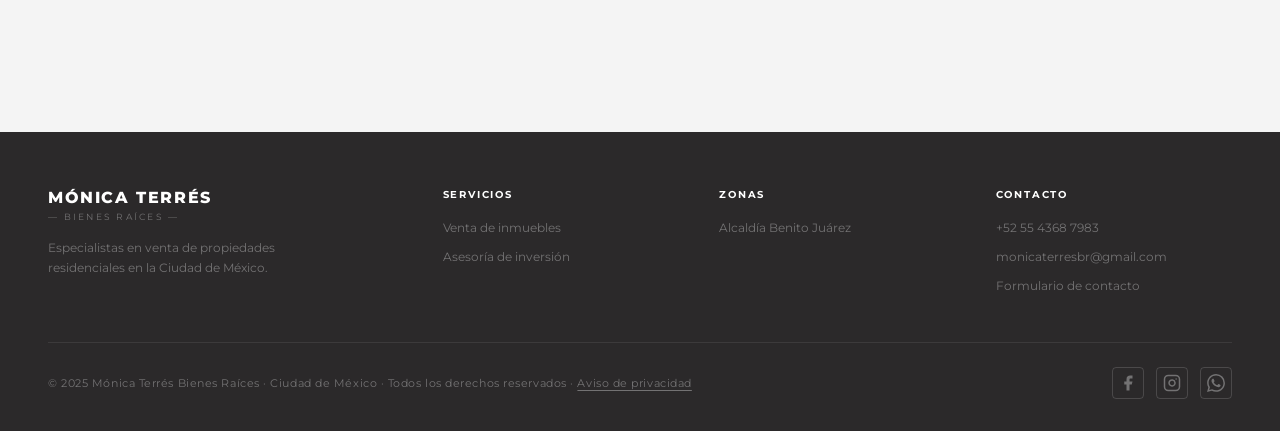
<file: nosotros.html>
<!DOCTYPE html>
<html lang="es">
<head>
<meta charset="UTF-8">
<meta name="viewport" content="width=device-width, initial-scale=1.0">
<title>Nosotros – Mónica Terrés Bienes Raíces</title>
<link href="https://fonts.googleapis.com/css2?family=Montserrat:wght@100;300;400;500;600;700;800&display=swap" rel="stylesheet">
<style>
  :root{--dark:#2B292A;--dark2:#515051;--mid:#403E3F;--grey:#737273;--softgrey:#B5B5B5;--greyblue:#E6E6F2;--white:#FFFFFF;--radius:4px;--radius-md:8px;--radius-lg:12px;}
  *{margin:0;padding:0;box-sizing:border-box;}
  body{font-family:'Montserrat',sans-serif;background:#F4F4F4;color:var(--dark);min-height:100vh;}

  /* NAV */
  nav{background:var(--dark);padding:0 48px;display:flex;align-items:center;justify-content:space-between;height:100px;position:sticky;top:0;z-index:100;border-bottom:1px solid var(--mid);;overflow:visible}
  .logo-area{display:flex;align-items:center;gap:14px;text-decoration:none;}
  .logo-svg{height:135px;width:auto;object-fit:contain;}
  .logo-text{display:flex;flex-direction:column;line-height:1.1;}
  .logo-text .brand-name{font-size:15px;font-weight:700;color:var(--white);letter-spacing:0.08em;text-transform:uppercase;}
  .logo-text .brand-sub{font-size:9px;font-weight:400;color:var(--softgrey);letter-spacing:0.25em;text-transform:uppercase;}
  .nav-links{display:flex;align-items:center;gap:36px;list-style:none;}
  .nav-links a{color:var(--softgrey);text-decoration:none;font-size:12px;font-weight:500;letter-spacing:0.12em;text-transform:uppercase;transition:color 0.2s;}
  .nav-links a:hover,.nav-links a.active{color:var(--white);}
  .nav-cta{background:var(--white);color:var(--dark)!important;padding:8px 20px;border-radius:var(--radius);font-weight:700!important;}
  .nav-cta:hover{background:var(--greyblue)!important;}
  .nav-fav{display:flex;align-items:center;gap:3px;}
  .fav-count{font-size:10px;font-weight:800;background:var(--white);color:var(--dark);border-radius:100px;padding:1px 5px;display:none;}

  /* HERO */
  .hero{background:var(--dark);padding:80px 48px 72px;position:relative;overflow:hidden;}
  .hero::before{content:'';position:absolute;top:-60px;right:-60px;width:400px;height:400px;border-radius:50%;border:1px solid rgba(255,255,255,0.05);}
  .hero::after{content:'';position:absolute;bottom:-80px;right:80px;width:280px;height:280px;border-radius:50%;border:1px solid rgba(255,255,255,0.04);}
  .hero-inner{max-width:1200px;margin:0 auto;position:relative;z-index:1;}
  .hero-label{font-size:11px;font-weight:600;letter-spacing:0.22em;text-transform:uppercase;color:var(--softgrey);margin-bottom:16px;}
  .hero h1{font-size:52px;font-weight:800;color:var(--white);line-height:1.05;letter-spacing:-0.02em;max-width:700px;margin-bottom:24px;}
  .hero h1 span{color:var(--softgrey);font-weight:300;}
  .hero-desc{font-size:15px;font-weight:400;color:var(--grey);max-width:560px;line-height:1.8;}

  /* CONTENT */
  .content{max-width:1200px;margin:0 auto;padding:64px 48px;}

  /* SECTION HEADER */
  .section-label{font-size:11px;font-weight:700;letter-spacing:0.22em;text-transform:uppercase;color:var(--grey);margin-bottom:8px;}
  .section-title{font-size:32px;font-weight:800;color:var(--dark);letter-spacing:-0.02em;margin-bottom:20px;}
  .section-text{font-size:14px;font-weight:400;color:var(--grey);line-height:1.8;max-width:680px;}

  /* ABOUT GRID */
  .about-grid{display:grid;grid-template-columns:1fr 1fr;gap:64px;align-items:center;margin-bottom:80px;}
  .about-visual{background:var(--dark);border-radius:var(--radius-lg);padding:36px 48px;display:flex;flex-direction:column;align-items:center;justify-content:center;min-height:360px;position:relative;overflow:hidden;}
  .about-visual::before{content:'';position:absolute;top:-40px;right:-40px;width:200px;height:200px;border-radius:50%;border:1px solid rgba(255,255,255,0.06);}
  .about-visual-name{font-size:22px;font-weight:800;color:var(--white);letter-spacing:0.05em;text-transform:uppercase;margin-top:24px;text-align:center;}
  .about-visual-title{font-size:10px;font-weight:500;color:var(--softgrey);letter-spacing:0.2em;text-transform:uppercase;margin-top:6px;text-align:center;}
  .about-visual-contact{margin-top:28px;display:flex;flex-direction:column;gap:10px;width:100%;}
  .contact-pill{display:flex;align-items:center;gap:10px;background:rgba(255,255,255,0.07);border-radius:var(--radius-md);padding:12px 16px;text-decoration:none;transition:background 0.2s;}
  .contact-pill:hover{background:rgba(255,255,255,0.12);}
  .contact-pill-icon{font-size:16px;}
  .contact-pill-text{font-size:12px;font-weight:600;color:var(--white);letter-spacing:0.04em;}

  /* MISSION SECTION */
  .mission-section{background:var(--white);border-radius:var(--radius-lg);padding:48px;margin-bottom:64px;border:1px solid #E8E8E8;}
  .mission-grid{display:grid;grid-template-columns:1fr 1fr 1fr;gap:32px;margin-top:40px;}
  .mission-card{border-left:3px solid var(--dark);padding-left:20px;}
  .mission-card-title{font-size:13px;font-weight:800;color:var(--dark);letter-spacing:0.05em;text-transform:uppercase;margin-bottom:10px;}
  .mission-card-text{font-size:13px;font-weight:400;color:var(--grey);line-height:1.7;}

  /* FOCUS SECTION */
  .focus-section{margin-bottom:64px;}
  .focus-grid{display:grid;grid-template-columns:repeat(auto-fill,minmax(240px,1fr));gap:20px;margin-top:32px;}
  .focus-card{background:var(--white);border-radius:var(--radius-lg);padding:28px;border:1px solid #E8E8E8;transition:transform 0.2s,box-shadow 0.2s;}
  .focus-card:hover{transform:translateY(-3px);box-shadow:0 8px 32px rgba(0,0,0,0.08);}
  .focus-icon{font-size:32px;margin-bottom:16px;}
  .focus-title{font-size:14px;font-weight:700;color:var(--dark);margin-bottom:8px;letter-spacing:0.02em;}
  .focus-text{font-size:12px;font-weight:400;color:var(--grey);line-height:1.7;}

  /* VALUES SECTION */
  .values-section{background:var(--dark);border-radius:var(--radius-lg);padding:48px;margin-bottom:64px;}
  .values-section .section-label{color:var(--softgrey);}
  .values-section .section-title{color:var(--white);}
  .values-grid{display:grid;grid-template-columns:repeat(4,1fr);gap:32px;margin-top:40px;}
  .value-item{text-align:center;}
  .value-num{font-size:40px;font-weight:800;color:rgba(255,255,255,0.08);display:block;margin-bottom:-8px;}
  .value-title{font-size:13px;font-weight:800;color:var(--white);letter-spacing:0.1em;text-transform:uppercase;margin-bottom:10px;}
  .value-text{font-size:12px;font-weight:400;color:var(--grey);line-height:1.7;}

  /* ZONES SECTION */
  .zones-section{margin-bottom:64px;}
  .zones-grid{display:flex;flex-wrap:wrap;gap:10px;margin-top:24px;}
  .zone-chip{background:var(--white);border:1px solid #E0E0E0;border-radius:100px;padding:10px 20px;font-size:12px;font-weight:600;color:var(--dark);letter-spacing:0.06em;transition:all 0.15s;cursor:default;}
  .zone-chip:hover{background:var(--dark);color:var(--white);border-color:var(--dark);}

  /* CTA SECTION */
  .cta-section{background:var(--dark);border-radius:var(--radius-lg);padding:56px 48px;text-align:center;}
  .cta-section h2{font-size:36px;font-weight:800;color:var(--white);letter-spacing:-0.02em;margin-bottom:16px;}
  .cta-section p{font-size:14px;color:var(--grey);line-height:1.7;margin-bottom:32px;}
  .cta-buttons{display:flex;gap:16px;justify-content:center;flex-wrap:wrap;}
  .cta-btn-primary{background:var(--white);color:var(--dark);padding:16px 32px;border-radius:var(--radius);font-family:'Montserrat',sans-serif;font-size:13px;font-weight:700;letter-spacing:0.08em;text-transform:uppercase;text-decoration:none;transition:background 0.2s;}
  .cta-btn-primary:hover{background:var(--greyblue);}
  .cta-btn-secondary{background:transparent;color:var(--white);padding:16px 32px;border-radius:var(--radius);border:1px solid rgba(255,255,255,0.3);font-family:'Montserrat',sans-serif;font-size:13px;font-weight:700;letter-spacing:0.08em;text-transform:uppercase;text-decoration:none;transition:all 0.2s;}
  .cta-btn-secondary:hover{border-color:var(--white);background:rgba(255,255,255,0.05);}

  /* FOOTER */
  footer{background:var(--dark);margin-top:80px;padding:56px 48px 32px;}
  .footer-inner{max-width:1200px;margin:0 auto;}
  .footer-grid{display:grid;grid-template-columns:1.5fr 1fr 1fr 1fr;gap:40px;margin-bottom:48px;}
  .footer-brand .brand-name{font-size:16px;font-weight:800;color:var(--white);letter-spacing:0.1em;text-transform:uppercase;margin-bottom:4px;}
  .footer-brand .brand-sub{font-size:9px;letter-spacing:0.25em;text-transform:uppercase;color:var(--grey);margin-bottom:16px;}
  .footer-brand p{font-size:12px;font-weight:400;color:var(--grey);line-height:1.7;max-width:260px;}
  .footer-col h4{font-size:10px;font-weight:700;letter-spacing:0.18em;text-transform:uppercase;color:var(--white);margin-bottom:16px;}
  .footer-col ul{list-style:none;display:flex;flex-direction:column;gap:10px;}
  .footer-col a{font-size:12px;font-weight:400;color:var(--grey);text-decoration:none;transition:color 0.2s;}
  .footer-col a:hover{color:var(--white);}
  .footer-bottom{border-top:1px solid rgba(255,255,255,0.08);padding-top:24px;display:flex;align-items:center;justify-content:space-between;}
  .footer-bottom p{font-size:11px;color:var(--grey);letter-spacing:0.05em;}
  .social-links{display:flex;gap:12px;}
  .social-btn{width:32px;height:32px;border:1px solid rgba(255,255,255,0.15);border-radius:var(--radius);display:flex;align-items:center;justify-content:center;color:var(--grey);font-size:13px;text-decoration:none;transition:all 0.2s;}
  .social-btn:hover{border-color:var(--white);color:var(--white);}</style>
<link rel="stylesheet" href="mobile.css">
</head>
<body>

<nav>
  <a class="logo-area" href="monicaterresweb.html">
    <img class="logo-svg" src="logo vertical MTBR.png" alt="Mónica Terrés Bienes Raíces">
  </a>
  <button class="nav-toggle" id="navToggle" aria-label="Menú"><span></span><span></span><span></span></button>
  <ul class="nav-links" id="navLinks">
    <li><a href="monicaterresweb.html">Inicio</a></li>
    <li><a href="compra.html">Compra</a></li>
    <li><a href="vende.html">Vende</a></li>
    <li><a href="nosotros.html" class="active">Nosotros</a></li>
    <li><a href="contacto.html">Contacto</a></li>
    <li><a href="favoritos.html" class="nav-fav" id="navFavBtn">♡ <span id="favCount"></span></a></li>
    <li><a href="tel:+525543687983" class="nav-cta">Llámanos</a></li>
  </ul>
</nav>

<!-- HERO -->
<section class="hero">
  <div class="hero-inner">
    <p class="hero-label">Mónica Terrés Bienes Raíces · Ciudad de México</p>
    <h1>Tu hogar es nuestra <span>pasión</span></h1>
    <p class="hero-desc">Más de una década acompañando a familias en la compra y venta de propiedades en las mejores colonias de la Ciudad de México. Confianza, integridad y resultados.</p>
  </div>
</section>

<!-- CONTENT -->
<div class="content">

  <!-- ABOUT -->
  <div class="about-grid">
    <div>
      <p class="section-label">Quiénes somos</p>
      <h2 class="section-title">Mónica Terrés Bienes Raíces</h2>
      <p class="section-text">Somos una agencia inmobiliaria especializada exclusivamente en la <strong>venta de propiedades residenciales</strong> en la Ciudad de México. Fundada por Mónica Terrés, nuestra misión es hacer del proceso inmobiliario una experiencia transparente, eficiente y gratificante para cada uno de nuestros clientes.</p>
      <br>
      <p class="section-text">Creemos que encontrar la propiedad ideal va más allá de metros cuadrados y precios: se trata de encontrar el lugar donde construirás tu historia. Por eso nos involucramos personalmente en cada caso, ofreciendo una asesoría 100% personalizada desde la primera consulta hasta la firma definitiva.</p>
    </div>
    <div class="about-visual">
      <img src="logo monica horizontal.png" alt="Mónica Terrés Bienes Raíces" style="max-width:240px;width:100%;object-fit:contain;margin-bottom:-16px;">
      <div class="about-visual-contact">
        <a class="contact-pill" href="tel:+525543687983">
          <span class="contact-pill-icon">📞</span>
          <span class="contact-pill-text">+52 55 4368 7983</span>
        </a>
        <a class="contact-pill" href="mailto:monicaterresbr@gmail.com">
          <span class="contact-pill-icon">✉️</span>
          <span class="contact-pill-text">monicaterresbr@gmail.com</span>
        </a>
        <a class="contact-pill" href="https://wa.me/5543687983">
          <span class="contact-pill-icon">💬</span>
          <span class="contact-pill-text">WhatsApp directo</span>
        </a>
      </div>
    </div>
  </div>

  <!-- MISSION / VISION / APPROACH -->
  <div class="mission-section">
    <p class="section-label">Lo que nos mueve</p>
    <h2 class="section-title">Misión, visión y enfoque</h2>
    <div class="mission-grid">
      <div class="mission-card">
        <div class="mission-card-title">Nuestra Misión</div>
        <div class="mission-card-text">Facilitar la compra y venta de propiedades con honestidad y profesionalismo, asegurando que cada cliente encuentre exactamente lo que busca al mejor precio posible y con total tranquilidad jurídica.</div>
      </div>
      <div class="mission-card">
        <div class="mission-card-title">Nuestra Visión</div>
        <div class="mission-card-text">Ser la agencia inmobiliaria de referencia en la Ciudad de México, reconocida por la confianza que generamos, la calidad de nuestro servicio y los resultados consistentes que entregamos a nuestros clientes.</div>
      </div>
      <div class="mission-card">
        <div class="mission-card-title">Nuestro Enfoque</div>
        <div class="mission-card-text">Trabajamos exclusivamente en venta de propiedades. Esta especialización nos permite conocer a profundidad el mercado, ofrecer valuaciones precisas y cerrar operaciones exitosas en el menor tiempo posible.</div>
      </div>
    </div>
  </div>

  <!-- FOCUS / SERVICIOS -->
  <div class="focus-section">
    <p class="section-label">En qué nos especializamos</p>
    <h2 class="section-title">Nuestros servicios</h2>
    <div class="focus-grid">
      <div class="focus-card">
        <div class="focus-icon">🏠</div>
        <div class="focus-title">Venta de casas</div>
        <div class="focus-text">Casas habitación, casas en condominio y propiedades unifamiliares en las mejores zonas residenciales de la CDMX.</div>
      </div>
      <div class="focus-card">
        <div class="focus-icon">🏢</div>
        <div class="focus-title">Venta de departamentos</div>
        <div class="focus-text">Departamentos desde 1 hasta 6+ recámaras en desarrollos modernos y edificios consolidados de la ciudad.</div>
      </div>
      <div class="focus-card">
        <div class="focus-icon">🏪</div>
        <div class="focus-title">Inmuebles comerciales</div>
        <div class="focus-text">Locales en planta baja, oficinas y espacios comerciales en zonas de alta afluencia y plusvalía.</div>
      </div>
      <div class="focus-card">
        <div class="focus-icon">📊</div>
        <div class="focus-title">Valuación de propiedades</div>
        <div class="focus-text">Análisis de mercado detallado para determinar el precio justo de tu propiedad y maximizar el retorno de tu inversión.</div>
      </div>
      <div class="focus-card">
        <div class="focus-icon">🤝</div>
        <div class="focus-title">Asesoría integral</div>
        <div class="focus-text">Acompañamiento completo en cada etapa: búsqueda, negociación, revisión jurídica y firma ante notario.</div>
      </div>
      <div class="focus-card">
        <div class="focus-icon">💰</div>
        <div class="focus-title">Asesoría de inversión</div>
        <div class="focus-text">Orientación estratégica para inversionistas que buscan propiedades con alta plusvalía y potencial de crecimiento en CDMX.</div>
      </div>
    </div>
  </div>

  <!-- VALUES -->
  <div class="values-section">
    <p class="section-label">Lo que nos define</p>
    <h2 class="section-title">Nuestros valores</h2>
    <div class="values-grid">
      <div class="value-item">
        <span class="value-num">01</span>
        <div class="value-title">Confianza</div>
        <div class="value-text">Actuamos con total transparencia. Nunca ocultamos información relevante sobre una propiedad, ni sobre el proceso de compraventa.</div>
      </div>
      <div class="value-item">
        <span class="value-num">02</span>
        <div class="value-title">Integridad</div>
        <div class="value-text">Nuestros intereses siempre están alineados con los de nuestros clientes. Tu mejor decisión es nuestro mejor resultado.</div>
      </div>
      <div class="value-item">
        <span class="value-num">03</span>
        <div class="value-title">Compromiso</div>
        <div class="value-text">Cada cliente recibe nuestra atención completa. No somos una plataforma masiva, somos una asesoría personalizada.</div>
      </div>
      <div class="value-item">
        <span class="value-num">04</span>
        <div class="value-title">Experiencia</div>
        <div class="value-text">Conocemos a fondo el mercado inmobiliario de la CDMX: precios, tendencias, colonias y desarrollos de cada zona.</div>
      </div>
    </div>
  </div>

  <!-- ZONES -->
  <div class="zones-section">
    <p class="section-label">Dónde operamos</p>
    <h2 class="section-title">Zonas de especialidad</h2>
    <p class="section-text">Trabajamos en las colonias y delegaciones con mayor demanda y plusvalía en la Ciudad de México.</p>
    <div class="zones-grid">
      <span class="zone-chip">Delegación Benito Juárez</span>
      <span class="zone-chip">Del Valle</span>
      <span class="zone-chip">Narvarte</span>
      <span class="zone-chip">Nápoles</span>
      <span class="zone-chip">Álamos</span>
      <span class="zone-chip">Portales</span>
      <span class="zone-chip">Colonia del Carmen</span>
      <span class="zone-chip">Moderna</span>
      <span class="zone-chip">Miravalle</span>
      <span class="zone-chip">Xoco</span>
      <span class="zone-chip">Acacias</span>
      <span class="zone-chip">Zacahuitzco</span>
    </div>
  </div>

  <!-- CTA -->
  <div class="cta-section">
    <h2>¿Listo para dar el siguiente paso?</h2>
    <p>Ya sea que quieras vender tu propiedad o encontrar tu hogar ideal,<br>estamos aquí para acompañarte en cada decisión.</p>
    <div class="cta-buttons">
      <a href="https://wa.me/525543687983?text=Hola%20M%C3%B3nica%2C%20quiero%20vender%20mi%20casa.%20%C2%BFMe%20podr%C3%ADas%20dar%20una%20valuaci%C3%B3n%20gratuita%3F" class="cta-btn-primary" target="_blank">Quiero vender mi casa</a>
      <a href="https://wa.me/525543687983?text=Hola%20M%C3%B3nica%2C%20estoy%20buscando%20mi%20casa%20ideal%20en%20CDMX.%20%C2%BFMe%20puedes%20asesorar%3F" class="cta-btn-secondary" target="_blank">Quiero encontrar mi casa ideal</a>
    </div>
  </div>

</div>

<footer id="contacto">
  <div class="footer-inner">
    <div class="footer-grid">
      <div class="footer-brand"><div class="brand-name">Mónica Terrés</div><div class="brand-sub">— Bienes Raíces —</div><p>Especialistas en venta de propiedades residenciales en la Ciudad de México.</p></div>
      <div class="footer-col"><h4>Servicios</h4><ul><li><a href="compra.html">Venta de inmuebles</a></li><li><a href="contacto.html">Asesoría de inversión</a></li></ul></div>
      <div class="footer-col"><h4>Zonas</h4><ul><li><a href="compra.html">Alcaldía Benito Juárez</a></li></ul></div>
      <div class="footer-col"><h4>Contacto</h4><ul><li><a href="tel:+525543687983">+52 55 4368 7983</a></li><li><a href="mailto:monicaterresbr@gmail.com">monicaterresbr@gmail.com</a></li><li><a href="contacto.html">Formulario de contacto</a></li></ul></div>
    </div>
    <div class="footer-bottom"><p>© 2025 Mónica Terrés Bienes Raíces · Ciudad de México · Todos los derechos reservados · <a href="privacidad.html" style="color:inherit;text-decoration:underline;text-underline-offset:3px;">Aviso de privacidad</a></p><div class="social-links"><a href="https://www.facebook.com/share/1FixHdbSAR/" class="social-btn" target="_blank" aria-label="Facebook"><svg width="18" height="18" viewBox="0 0 24 24" fill="currentColor"><path d="M18 2h-3a5 5 0 00-5 5v3H7v4h3v8h4v-8h3l1-4h-4V7a1 1 0 011-1h3z"/></svg></a><a href="https://www.instagram.com/monicaterres_br" class="social-btn" target="_blank" aria-label="Instagram"><svg width="18" height="18" viewBox="0 0 24 24" fill="none" stroke="currentColor" stroke-width="2" stroke-linecap="round" stroke-linejoin="round"><rect x="2" y="2" width="20" height="20" rx="5" ry="5"/><path d="M16 11.37A4 4 0 1112.63 8 4 4 0 0116 11.37z"/><line x1="17.5" y1="6.5" x2="17.51" y2="6.5"/></svg></a><a href="https://wa.me/525543687983" class="social-btn" target="_blank" aria-label="WhatsApp"><svg width="18" height="18" viewBox="0 0 24 24" fill="currentColor"><path d="M17.472 14.382c-.297-.149-1.758-.867-2.03-.967-.273-.099-.471-.148-.67.15-.197.297-.767.966-.94 1.164-.173.199-.347.223-.644.075-.297-.15-1.255-.463-2.39-1.475-.883-.788-1.48-1.761-1.653-2.059-.173-.297-.018-.458.13-.606.134-.133.298-.347.446-.52.149-.174.198-.298.298-.497.099-.198.05-.371-.025-.52-.075-.149-.669-1.612-.916-2.207-.242-.579-.487-.5-.669-.51-.173-.008-.371-.01-.57-.01-.198 0-.52.074-.792.372-.272.297-1.04 1.016-1.04 2.479 0 1.462 1.065 2.875 1.213 3.074.149.198 2.096 3.2 5.077 4.487.709.306 1.262.489 1.694.625.712.227 1.36.195 1.871.118.571-.085 1.758-.719 2.006-1.413.248-.694.248-1.289.173-1.413-.074-.124-.272-.198-.57-.347m-5.421 7.403h-.004a9.87 9.87 0 01-5.031-1.378l-.361-.214-3.741.982.998-3.648-.235-.374a9.86 9.86 0 01-1.51-5.26c.001-5.45 4.436-9.884 9.888-9.884 2.64 0 5.122 1.03 6.988 2.898a9.825 9.825 0 012.893 6.994c-.003 5.45-4.437 9.884-9.885 9.884m8.413-18.297A11.815 11.815 0 0012.05 0C5.495 0 .16 5.335.157 11.892c0 2.096.547 4.142 1.588 5.945L.057 24l6.305-1.654a11.882 11.882 0 005.683 1.448h.005c6.554 0 11.89-5.335 11.893-11.893a11.821 11.821 0 00-3.48-8.413z"/></svg></a></div></div>
  </div>
</footer>

<script>
(function(){
  const favs=JSON.parse(localStorage.getItem('mtFavoritos')||'[]');
  const el=document.getElementById('favCount');
  if(el&&favs.length>0){el.textContent=favs.length;el.style.display='inline';}
})();
</script>
<script>
(function(){
  var btn = document.getElementById('navToggle');
  var menu = document.getElementById('navLinks');
  if (!btn || !menu) return;
  btn.addEventListener('click', function(e){
    e.stopPropagation();
    var isOpen = menu.classList.contains('open');
    btn.classList.toggle('open', !isOpen);
    menu.classList.toggle('open', !isOpen);
  });
  document.addEventListener('click', function(e){
    if (!btn.contains(e.target) && !menu.contains(e.target)){
      btn.classList.remove('open');
      menu.classList.remove('open');
    }
  });
  menu.querySelectorAll('a').forEach(function(a){
    a.addEventListener('click', function(){
      btn.classList.remove('open');
      menu.classList.remove('open');
    });
  });
})();
</script>
<script src="chatbot.js"></script>
</body>
</html>
</file>
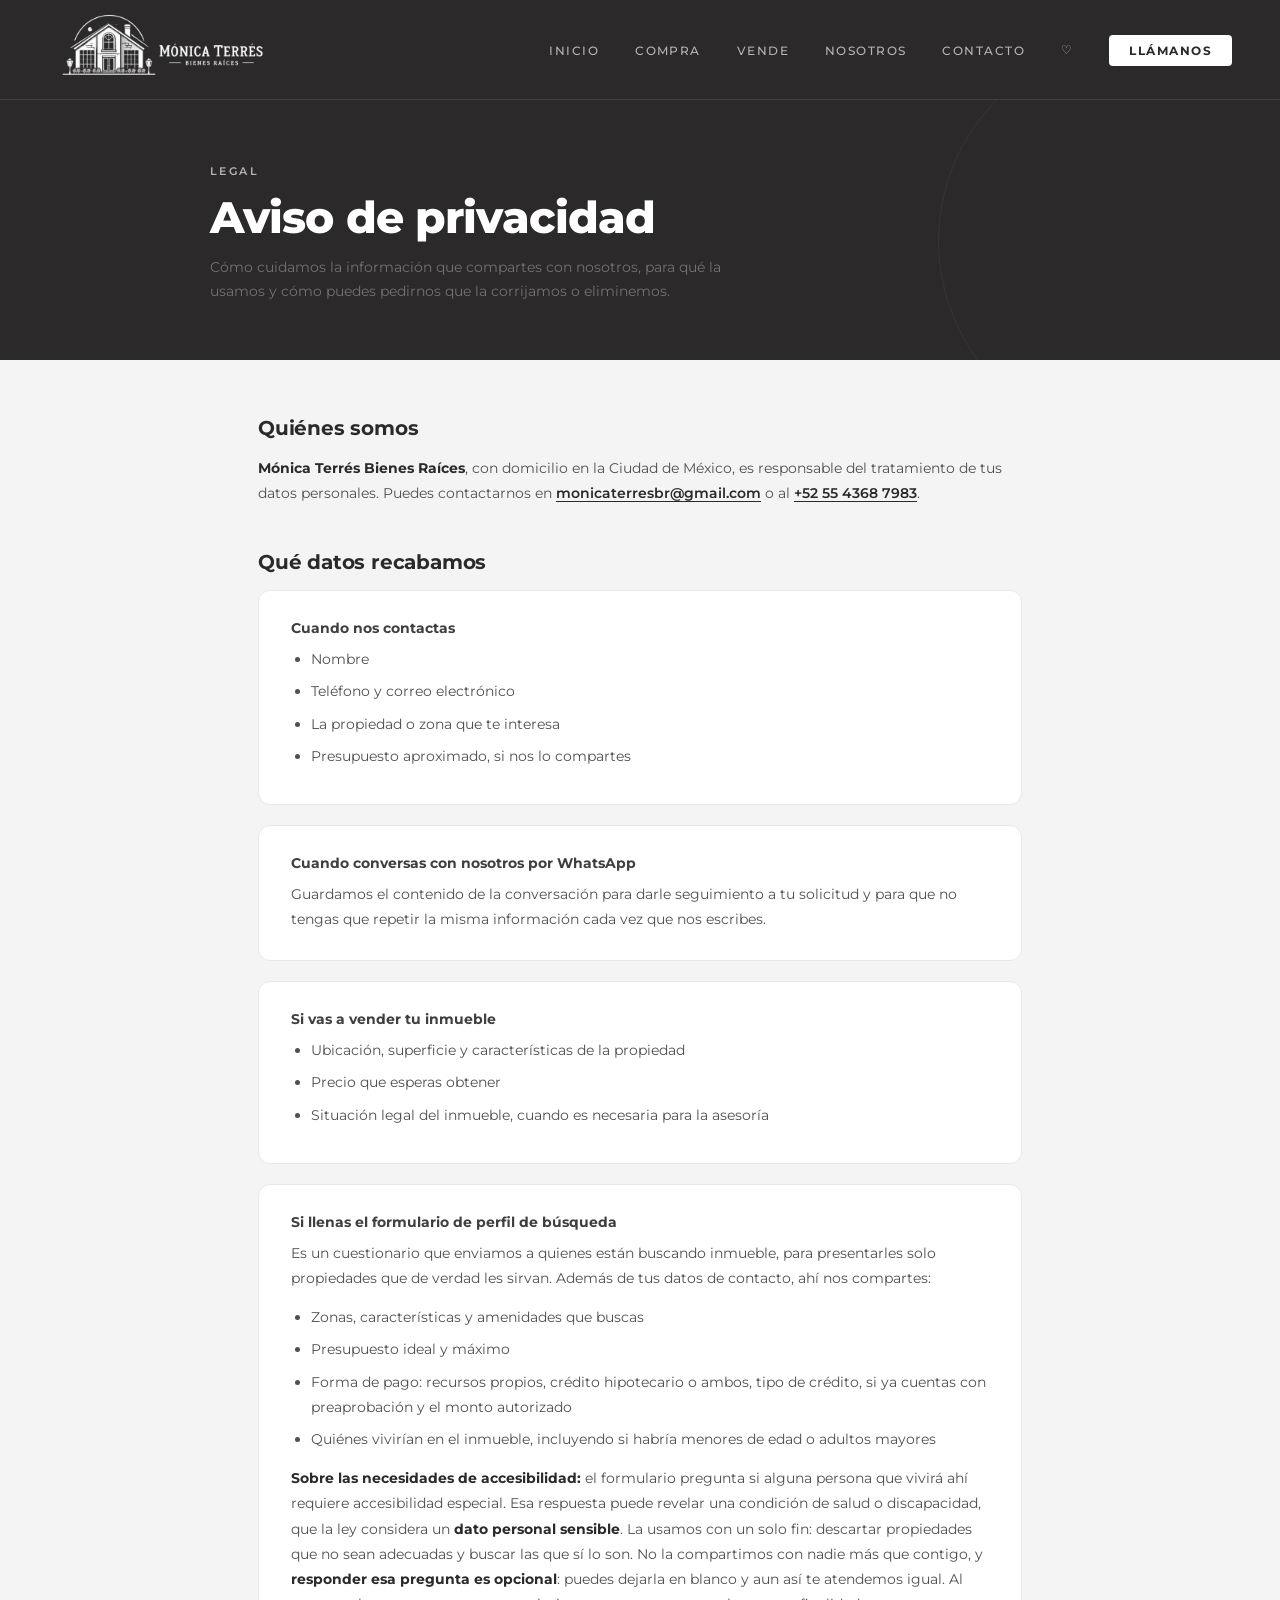
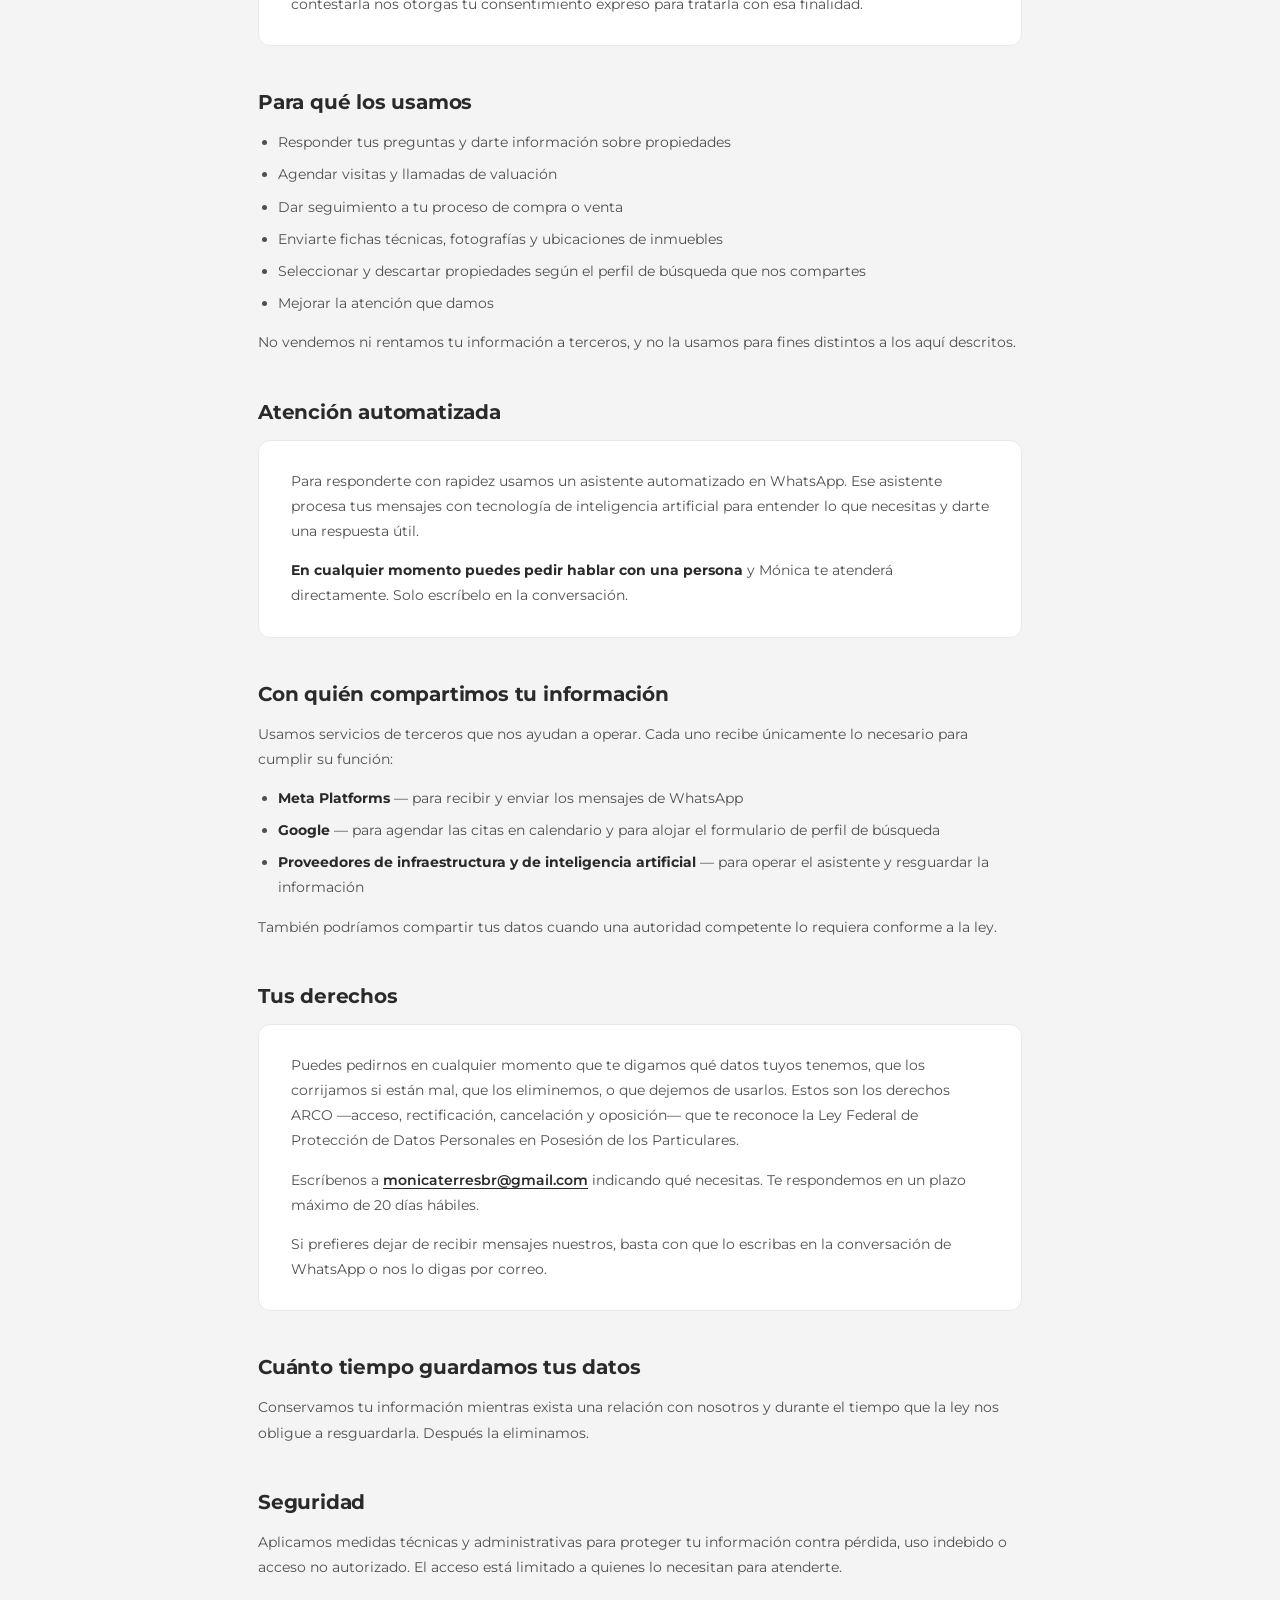
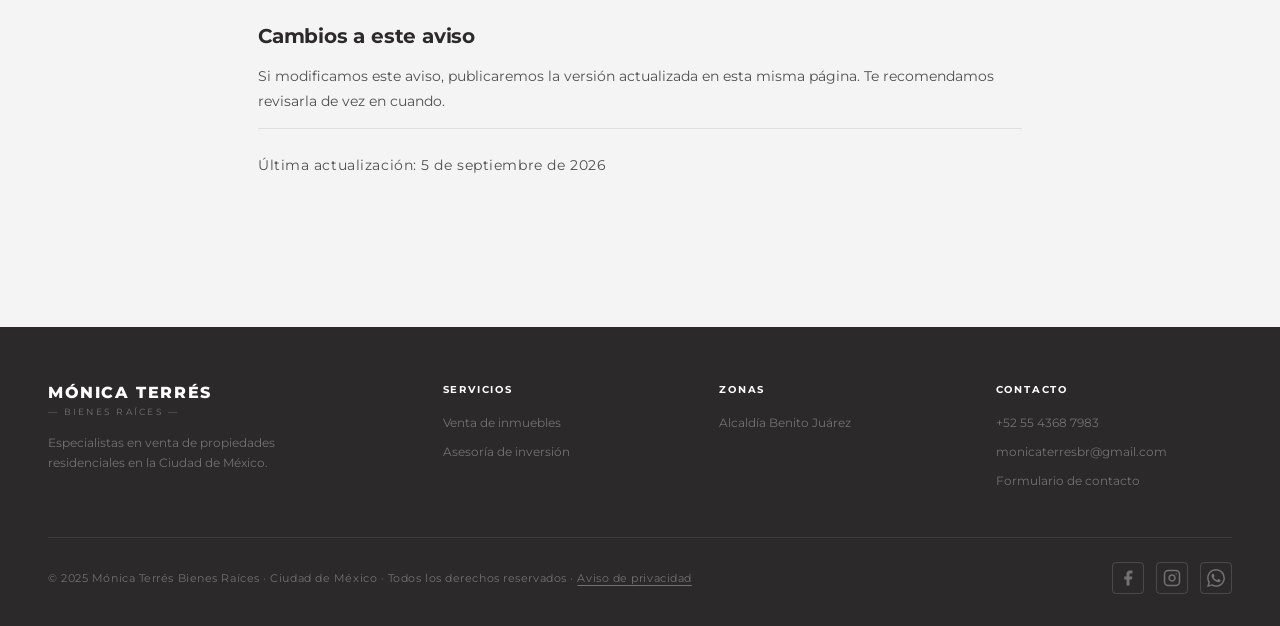
<file: privacidad.html>
<!DOCTYPE html>
<html lang="es">
<head>
<meta charset="UTF-8">
<meta name="viewport" content="width=device-width, initial-scale=1.0">
<title>Aviso de Privacidad – Mónica Terrés Bienes Raíces</title>
<meta name="description" content="Aviso de privacidad de Mónica Terrés Bienes Raíces: qué datos recabamos, para qué los usamos y cómo ejercer tus derechos ARCO.">
<link href="https://fonts.googleapis.com/css2?family=Montserrat:wght@100;300;400;500;600;700;800&display=swap" rel="stylesheet">
<style>
  :root{--dark:#2B292A;--dark2:#515051;--mid:#403E3F;--grey:#737273;--softgrey:#B5B5B5;--greyblue:#E6E6F2;--white:#FFFFFF;--radius:4px;--radius-md:8px;--radius-lg:12px;}
  *{margin:0;padding:0;box-sizing:border-box;}
  body{font-family:'Montserrat',sans-serif;background:#F4F4F4;color:var(--dark);min-height:100vh;}

  nav{background:var(--dark);padding:0 48px;display:flex;align-items:center;justify-content:space-between;height:100px;position:sticky;top:0;z-index:100;border-bottom:1px solid var(--mid);;overflow:visible}
  .logo-area{display:flex;align-items:center;gap:14px;text-decoration:none;}
  .logo-svg{height:135px;width:auto;object-fit:contain;}
  .logo-text{display:flex;flex-direction:column;line-height:1.1;}
  .logo-text .brand-name{font-size:15px;font-weight:700;color:var(--white);letter-spacing:0.08em;text-transform:uppercase;}
  .logo-text .brand-sub{font-size:9px;font-weight:400;color:var(--softgrey);letter-spacing:0.25em;text-transform:uppercase;}
  .nav-links{display:flex;align-items:center;gap:36px;list-style:none;}
  .nav-links a{color:var(--softgrey);text-decoration:none;font-size:12px;font-weight:500;letter-spacing:0.12em;text-transform:uppercase;transition:color 0.2s;}
  .nav-links a:hover,.nav-links a.active{color:var(--white);}
  .nav-cta{background:var(--white);color:var(--dark)!important;padding:8px 20px;border-radius:var(--radius);font-weight:700!important;}
  .nav-cta:hover{background:var(--greyblue)!important;}
  .nav-fav{display:flex;align-items:center;gap:3px;}
  .fav-count{font-size:10px;font-weight:800;background:var(--white);color:var(--dark);border-radius:100px;padding:1px 5px;display:none;}

  /* HERO */
  .hero{background:var(--dark);padding:64px 48px 56px;position:relative;overflow:hidden;}
  .hero::before{content:'';position:absolute;top:-60px;right:-60px;width:400px;height:400px;border-radius:50%;border:1px solid rgba(255,255,255,0.05);}
  .hero-inner{max-width:1200px;margin:0 auto;position:relative;z-index:1;}
  .hero-label{font-size:11px;font-weight:600;letter-spacing:0.22em;text-transform:uppercase;color:var(--softgrey);margin-bottom:16px;}
  .hero h1{font-size:44px;font-weight:800;color:var(--white);line-height:1.05;letter-spacing:-0.02em;margin-bottom:16px;}
  .hero h1 span{color:var(--softgrey);font-weight:300;}
  .hero-desc{font-size:14px;color:var(--grey);max-width:480px;line-height:1.7;}

  /* INTENT SELECTOR */
  .intent-section{background:var(--dark2);padding:32px 48px;}
  .intent-inner{max-width:1200px;margin:0 auto;}
  .intent-label{font-size:11px;font-weight:600;letter-spacing:0.18em;text-transform:uppercase;color:var(--softgrey);margin-bottom:16px;}
  .intent-buttons{display:flex;gap:16px;flex-wrap:wrap;}
  .intent-btn{display:flex;align-items:center;gap:12px;padding:16px 28px;border-radius:var(--radius-md);border:2px solid rgba(255,255,255,0.15);background:transparent;cursor:pointer;font-family:'Montserrat',sans-serif;font-size:13px;font-weight:700;color:var(--softgrey);letter-spacing:0.06em;transition:all 0.2s;}
  .intent-btn:hover{border-color:var(--white);color:var(--white);}
  .intent-btn.active{background:var(--white);color:var(--dark);border-color:var(--white);}
  .intent-btn-icon{font-size:20px;}

  /* MAIN */
  .main{max-width:1200px;margin:0 auto;padding:56px 48px;}
  .contact-grid{display:grid;grid-template-columns:1fr 420px;gap:48px;align-items:start;}

  /* FORM */
  .form-card{background:var(--white);border-radius:var(--radius-lg);border:1px solid #E8E8E8;overflow:hidden;}
  .form-card-header{background:var(--dark);padding:24px 32px;}
  .form-card-header h2{font-size:16px;font-weight:800;color:var(--white);letter-spacing:0.05em;text-transform:uppercase;}
  .form-card-header p{font-size:12px;color:var(--softgrey);margin-top:4px;}
  .form-body{padding:32px;}
  .form-row{display:grid;grid-template-columns:1fr 1fr;gap:16px;}
  .form-group{margin-bottom:20px;}
  .form-group label{display:block;font-size:10px;font-weight:700;letter-spacing:0.12em;text-transform:uppercase;color:var(--dark2);margin-bottom:8px;}
  .form-group input,.form-group select,.form-group textarea{width:100%;font-family:'Montserrat',sans-serif;font-size:13px;font-weight:500;color:var(--dark);border:1px solid #E0E0E0;border-radius:var(--radius);padding:12px 14px;outline:none;transition:border-color 0.2s;background:var(--white);}
  .form-group input:focus,.form-group select:focus,.form-group textarea:focus{border-color:var(--dark);}
  .form-group input::placeholder,.form-group textarea::placeholder{color:var(--softgrey);}
  .form-group textarea{resize:vertical;min-height:100px;}
  .form-group select{-webkit-appearance:none;cursor:pointer;}
  .form-submit{width:100%;background:var(--dark);color:var(--white);border:none;border-radius:var(--radius);padding:16px;font-family:'Montserrat',sans-serif;font-size:13px;font-weight:700;letter-spacing:0.1em;text-transform:uppercase;cursor:pointer;transition:background 0.2s;margin-top:4px;}
  .form-submit:hover{background:var(--mid);}

  /* SUCCESS MESSAGE */
  .form-success{display:none;padding:32px;text-align:center;}
  .form-success-icon{font-size:48px;margin-bottom:16px;}
  .form-success h3{font-size:20px;font-weight:800;color:var(--dark);margin-bottom:8px;}
  .form-success p{font-size:13px;color:var(--grey);line-height:1.7;margin-bottom:24px;}
  .form-success a{display:inline-block;background:var(--dark);color:var(--white);padding:12px 28px;border-radius:var(--radius);font-size:12px;font-weight:700;letter-spacing:0.1em;text-transform:uppercase;text-decoration:none;}

  /* SIDEBAR */
  .sidebar{display:flex;flex-direction:column;gap:20px;}

  .contact-info-card{background:var(--white);border-radius:var(--radius-lg);border:1px solid #E8E8E8;overflow:hidden;}
  .contact-info-header{background:var(--dark);padding:20px 24px;}
  .contact-info-header h3{font-size:11px;font-weight:700;letter-spacing:0.15em;text-transform:uppercase;color:var(--white);}
  .contact-info-body{padding:24px;}
  .contact-item{display:flex;align-items:flex-start;gap:14px;padding:14px 0;border-bottom:1px solid #F0F0F0;}
  .contact-item:last-child{border-bottom:none;padding-bottom:0;}
  .contact-item-icon{font-size:20px;flex-shrink:0;margin-top:2px;}
  .contact-item-label{font-size:10px;font-weight:700;letter-spacing:0.12em;text-transform:uppercase;color:var(--grey);margin-bottom:4px;}
  .contact-item-value{font-size:13px;font-weight:600;color:var(--dark);}
  .contact-item-value a{color:var(--dark);text-decoration:none;}
  .contact-item-value a:hover{text-decoration:underline;}

  .quick-actions{background:var(--white);border-radius:var(--radius-lg);border:1px solid #E8E8E8;overflow:hidden;}
  .quick-actions-header{background:var(--dark);padding:20px 24px;}
  .quick-actions-header h3{font-size:11px;font-weight:700;letter-spacing:0.15em;text-transform:uppercase;color:var(--white);}
  .quick-actions-body{padding:20px;}
  .quick-btn{display:flex;align-items:center;gap:14px;width:100%;padding:14px 16px;border-radius:var(--radius-md);border:1px solid #E8E8E8;background:var(--white);cursor:pointer;font-family:'Montserrat',sans-serif;font-size:12px;font-weight:600;color:var(--dark);letter-spacing:0.04em;transition:all 0.15s;text-decoration:none;margin-bottom:10px;}
  .quick-btn:last-child{margin-bottom:0;}
  .quick-btn:hover{background:var(--dark);color:var(--white);border-color:var(--dark);}
  .quick-btn-icon{font-size:20px;flex-shrink:0;}
  .quick-btn-text{display:flex;flex-direction:column;gap:2px;text-align:left;}
  .quick-btn-title{font-size:12px;font-weight:700;}
  .quick-btn-sub{font-size:10px;font-weight:400;opacity:0.7;}

  /* FOOTER */
  footer{background:var(--dark);margin-top:80px;padding:56px 48px 32px;}
  .footer-inner{max-width:1200px;margin:0 auto;}
  .footer-grid{display:grid;grid-template-columns:1.5fr 1fr 1fr 1fr;gap:40px;margin-bottom:48px;}
  .footer-brand .brand-name{font-size:16px;font-weight:800;color:var(--white);letter-spacing:0.1em;text-transform:uppercase;margin-bottom:4px;}
  .footer-brand .brand-sub{font-size:9px;letter-spacing:0.25em;text-transform:uppercase;color:var(--grey);margin-bottom:16px;}
  .footer-brand p{font-size:12px;font-weight:400;color:var(--grey);line-height:1.7;max-width:260px;}
  .footer-col h4{font-size:10px;font-weight:700;letter-spacing:0.18em;text-transform:uppercase;color:var(--white);margin-bottom:16px;}
  .footer-col ul{list-style:none;display:flex;flex-direction:column;gap:10px;}
  .footer-col a{font-size:12px;font-weight:400;color:var(--grey);text-decoration:none;transition:color 0.2s;}
  .footer-col a:hover{color:var(--white);}
  .footer-bottom{border-top:1px solid rgba(255,255,255,0.08);padding-top:24px;display:flex;align-items:center;justify-content:space-between;}
  .footer-bottom p{font-size:11px;color:var(--grey);letter-spacing:0.05em;}
  .social-links{display:flex;gap:12px;}
  .social-btn{width:32px;height:32px;border:1px solid rgba(255,255,255,0.15);border-radius:var(--radius);display:flex;align-items:center;justify-content:center;color:var(--grey);font-size:13px;text-decoration:none;transition:all 0.2s;}
  .social-btn:hover{border-color:var(--white);color:var(--white);}</style>
<link rel="stylesheet" href="mobile.css">

<style>
  /* ── Aviso de privacidad ───────────────────────────────── */
  .priv-hero{background:var(--dark);padding:64px 48px 56px;position:relative;overflow:hidden;}
  .priv-hero::before{content:'';position:absolute;top:-60px;right:-60px;width:400px;height:400px;border-radius:50%;border:1px solid rgba(255,255,255,0.05);}
  .priv-hero-inner{max-width:860px;margin:0 auto;position:relative;z-index:1;}
  .priv-label{font-size:11px;font-weight:600;letter-spacing:0.22em;text-transform:uppercase;color:var(--softgrey);margin-bottom:16px;}
  .priv-hero h1{font-size:44px;font-weight:800;color:var(--white);line-height:1.05;letter-spacing:-0.02em;margin-bottom:16px;}
  .priv-hero p{font-size:14px;color:var(--grey);line-height:1.7;max-width:560px;}

  .priv-body{max-width:860px;margin:0 auto;padding:56px 48px 24px;}
  .priv-body section{margin-bottom:44px;}
  .priv-body h2{font-size:20px;font-weight:700;letter-spacing:-0.01em;margin-bottom:16px;color:var(--dark);}
  .priv-body h3{font-size:14px;font-weight:700;margin:24px 0 10px;color:var(--mid);}
  .priv-body p{font-size:14px;line-height:1.8;color:var(--dark2);margin-bottom:14px;}
  .priv-body ul{margin:0 0 14px 0;padding-left:20px;}
  .priv-body li{font-size:14px;line-height:1.8;color:var(--dark2);margin-bottom:7px;}
  .priv-body a{color:var(--dark);font-weight:600;text-decoration:underline;text-underline-offset:3px;}
  .priv-body a:hover{color:var(--grey);}
  .priv-body strong{font-weight:700;color:var(--dark);}

  .priv-card{background:var(--white);border-radius:var(--radius-lg);padding:28px 32px;margin-bottom:20px;border:1px solid #E8E8E8;}
  .priv-card h3{margin-top:0;}
  .priv-card p:last-child,.priv-card ul:last-child{margin-bottom:0;}

  .priv-meta{font-size:12px;color:var(--grey);letter-spacing:0.04em;padding-top:24px;border-top:1px solid #E0E0E0;}

  @media (max-width:900px){
    .priv-hero{padding:48px 24px 40px;}
    .priv-hero h1{font-size:32px;}
    .priv-body{padding:40px 24px 16px;}
    .priv-card{padding:22px 20px;}
  }
</style>
</head>
<body>
<nav>
  <a class="logo-area" href="monicaterresweb.html">
    <img class="logo-svg" src="logo vertical MTBR.png" alt="Mónica Terrés Bienes Raíces">
  </a>
  <button class="nav-toggle" id="navToggle" aria-label="Menú"><span></span><span></span><span></span></button>
  <ul class="nav-links" id="navLinks">
    <li><a href="monicaterresweb.html">Inicio</a></li>
    <li><a href="compra.html">Compra</a></li>
    <li><a href="vende.html">Vende</a></li>
    <li><a href="nosotros.html">Nosotros</a></li>
    <li><a href="contacto.html">Contacto</a></li>
    <li><a href="favoritos.html" class="nav-fav" id="navFavBtn">♡ <span class="fav-count" id="favCount"></span></a></li>
    <li><a href="tel:+525543687983" class="nav-cta">Llámanos</a></li>
  </ul>
</nav>

<div class="priv-hero">
  <div class="priv-hero-inner">
    <div class="priv-label">Legal</div>
    <h1>Aviso de privacidad</h1>
    <p>Cómo cuidamos la información que compartes con nosotros, para qué la usamos y cómo puedes pedirnos que la corrijamos o eliminemos.</p>
  </div>
</div>

<div class="priv-body">

  <section>
    <h2>Quiénes somos</h2>
    <p>
      <strong>Mónica Terrés Bienes Raíces</strong>, con domicilio en la Ciudad de México, es responsable del
      tratamiento de tus datos personales. Puedes contactarnos en
      <a href="mailto:monicaterresbr@gmail.com">monicaterresbr@gmail.com</a> o al
      <a href="tel:+525543687983">+52 55 4368 7983</a>.
    </p>
  </section>

  <section>
    <h2>Qué datos recabamos</h2>
    <div class="priv-card">
      <h3>Cuando nos contactas</h3>
      <ul>
        <li>Nombre</li>
        <li>Teléfono y correo electrónico</li>
        <li>La propiedad o zona que te interesa</li>
        <li>Presupuesto aproximado, si nos lo compartes</li>
      </ul>
    </div>
    <div class="priv-card">
      <h3>Cuando conversas con nosotros por WhatsApp</h3>
      <p>
        Guardamos el contenido de la conversación para darle seguimiento a tu solicitud y para que no
        tengas que repetir la misma información cada vez que nos escribes.
      </p>
    </div>
    <div class="priv-card">
      <h3>Si vas a vender tu inmueble</h3>
      <ul>
        <li>Ubicación, superficie y características de la propiedad</li>
        <li>Precio que esperas obtener</li>
        <li>Situación legal del inmueble, cuando es necesaria para la asesoría</li>
      </ul>
    </div>
    <div class="priv-card">
      <h3>Si llenas el formulario de perfil de búsqueda</h3>
      <p>
        Es un cuestionario que enviamos a quienes están buscando inmueble, para presentarles
        solo propiedades que de verdad les sirvan. Además de tus datos de contacto, ahí nos
        compartes:
      </p>
      <ul>
        <li>Zonas, características y amenidades que buscas</li>
        <li>Presupuesto ideal y máximo</li>
        <li>Forma de pago: recursos propios, crédito hipotecario o ambos, tipo de crédito,
            si ya cuentas con preaprobación y el monto autorizado</li>
        <li>Quiénes vivirían en el inmueble, incluyendo si habría menores de edad o adultos mayores</li>
      </ul>
      <p>
        <strong>Sobre las necesidades de accesibilidad:</strong> el formulario pregunta si alguna
        persona que vivirá ahí requiere accesibilidad especial. Esa respuesta puede revelar una
        condición de salud o discapacidad, que la ley considera un <strong>dato personal
        sensible</strong>. La usamos con un solo fin: descartar propiedades que no sean adecuadas
        y buscar las que sí lo son. No la compartimos con nadie más que contigo, y
        <strong>responder esa pregunta es opcional</strong>: puedes dejarla en blanco y aun así
        te atendemos igual. Al contestarla nos otorgas tu consentimiento expreso para tratarla
        con esa finalidad.
      </p>
    </div>
  </section>

  <section>
    <h2>Para qué los usamos</h2>
    <ul>
      <li>Responder tus preguntas y darte información sobre propiedades</li>
      <li>Agendar visitas y llamadas de valuación</li>
      <li>Dar seguimiento a tu proceso de compra o venta</li>
      <li>Enviarte fichas técnicas, fotografías y ubicaciones de inmuebles</li>
      <li>Seleccionar y descartar propiedades según el perfil de búsqueda que nos compartes</li>
      <li>Mejorar la atención que damos</li>
    </ul>
    <p>
      No vendemos ni rentamos tu información a terceros, y no la usamos para fines distintos a los aquí
      descritos.
    </p>
  </section>

  <section>
    <h2>Atención automatizada</h2>
    <div class="priv-card">
      <p>
        Para responderte con rapidez usamos un asistente automatizado en WhatsApp. Ese asistente procesa
        tus mensajes con tecnología de inteligencia artificial para entender lo que necesitas y darte una
        respuesta útil.
      </p>
      <p>
        <strong>En cualquier momento puedes pedir hablar con una persona</strong> y Mónica te atenderá
        directamente. Solo escríbelo en la conversación.
      </p>
    </div>
  </section>

  <section>
    <h2>Con quién compartimos tu información</h2>
    <p>
      Usamos servicios de terceros que nos ayudan a operar. Cada uno recibe únicamente lo necesario para
      cumplir su función:
    </p>
    <ul>
      <li><strong>Meta Platforms</strong> — para recibir y enviar los mensajes de WhatsApp</li>
      <li><strong>Google</strong> — para agendar las citas en calendario y para alojar el formulario de perfil de búsqueda</li>
      <li><strong>Proveedores de infraestructura y de inteligencia artificial</strong> — para operar el asistente y resguardar la información</li>
    </ul>
    <p>
      También podríamos compartir tus datos cuando una autoridad competente lo requiera conforme a la ley.
    </p>
  </section>

  <section>
    <h2>Tus derechos</h2>
    <div class="priv-card">
      <p>
        Puedes pedirnos en cualquier momento que te digamos qué datos tuyos tenemos, que los corrijamos si
        están mal, que los eliminemos, o que dejemos de usarlos. Estos son los derechos ARCO —acceso,
        rectificación, cancelación y oposición— que te reconoce la Ley Federal de Protección de Datos
        Personales en Posesión de los Particulares.
      </p>
      <p>
        Escríbenos a <a href="mailto:monicaterresbr@gmail.com">monicaterresbr@gmail.com</a> indicando qué
        necesitas. Te respondemos en un plazo máximo de 20 días hábiles.
      </p>
      <p>
        Si prefieres dejar de recibir mensajes nuestros, basta con que lo escribas en la conversación de
        WhatsApp o nos lo digas por correo.
      </p>
    </div>
  </section>

  <section>
    <h2>Cuánto tiempo guardamos tus datos</h2>
    <p>
      Conservamos tu información mientras exista una relación con nosotros y durante el tiempo que la ley
      nos obligue a resguardarla. Después la eliminamos.
    </p>
  </section>

  <section>
    <h2>Seguridad</h2>
    <p>
      Aplicamos medidas técnicas y administrativas para proteger tu información contra pérdida, uso
      indebido o acceso no autorizado. El acceso está limitado a quienes lo necesitan para atenderte.
    </p>
  </section>

  <section>
    <h2>Cambios a este aviso</h2>
    <p>
      Si modificamos este aviso, publicaremos la versión actualizada en esta misma página. Te recomendamos
      revisarla de vez en cuando.
    </p>
    <p class="priv-meta">Última actualización: 5 de septiembre de 2026</p>
  </section>

</div>

<footer>
  <div class="footer-inner">
    <div class="footer-grid">
      <div class="footer-brand"><div class="brand-name">Mónica Terrés</div><div class="brand-sub">— Bienes Raíces —</div><p>Especialistas en venta de propiedades residenciales en la Ciudad de México.</p></div>
      <div class="footer-col"><h4>Servicios</h4><ul><li><a href="compra.html">Venta de inmuebles</a></li><li><a href="contacto.html">Asesoría de inversión</a></li></ul></div>
      <div class="footer-col"><h4>Zonas</h4><ul><li><a href="compra.html">Alcaldía Benito Juárez</a></li></ul></div>
      <div class="footer-col"><h4>Contacto</h4><ul><li><a href="tel:+525543687983">+52 55 4368 7983</a></li><li><a href="mailto:monicaterresbr@gmail.com">monicaterresbr@gmail.com</a></li><li><a href="contacto.html">Formulario de contacto</a></li></ul></div>
    </div>
    <div class="footer-bottom"><p>© 2025 Mónica Terrés Bienes Raíces · Ciudad de México · Todos los derechos reservados · <a href="privacidad.html" style="color:inherit;text-decoration:underline;text-underline-offset:3px;">Aviso de privacidad</a></p><div class="social-links"><a href="https://www.facebook.com/share/1FixHdbSAR/" class="social-btn" target="_blank" aria-label="Facebook"><svg width="18" height="18" viewBox="0 0 24 24" fill="currentColor"><path d="M18 2h-3a5 5 0 00-5 5v3H7v4h3v8h4v-8h3l1-4h-4V7a1 1 0 011-1h3z"/></svg></a><a href="https://www.instagram.com/monicaterres_br" class="social-btn" target="_blank" aria-label="Instagram"><svg width="18" height="18" viewBox="0 0 24 24" fill="none" stroke="currentColor" stroke-width="2" stroke-linecap="round" stroke-linejoin="round"><rect x="2" y="2" width="20" height="20" rx="5" ry="5"/><path d="M16 11.37A4 4 0 1112.63 8 4 4 0 0116 11.37z"/><line x1="17.5" y1="6.5" x2="17.51" y2="6.5"/></svg></a><a href="https://wa.me/525543687983" class="social-btn" target="_blank" aria-label="WhatsApp"><svg width="18" height="18" viewBox="0 0 24 24" fill="currentColor"><path d="M17.472 14.382c-.297-.149-1.758-.867-2.03-.967-.273-.099-.471-.148-.67.15-.197.297-.767.966-.94 1.164-.173.199-.347.223-.644.075-.297-.15-1.255-.463-2.39-1.475-.883-.788-1.48-1.761-1.653-2.059-.173-.297-.018-.458.13-.606.134-.133.298-.347.446-.52.149-.174.198-.298.298-.497.099-.198.05-.371-.025-.52-.075-.149-.669-1.612-.916-2.207-.242-.579-.487-.5-.669-.51-.173-.008-.371-.01-.57-.01-.198 0-.52.074-.792.372-.272.297-1.04 1.016-1.04 2.479 0 1.462 1.065 2.875 1.213 3.074.149.198 2.096 3.2 5.077 4.487.709.306 1.262.489 1.694.625.712.227 1.36.195 1.871.118.571-.085 1.758-.719 2.006-1.413.248-.694.248-1.289.173-1.413-.074-.124-.272-.198-.57-.347m-5.421 7.403h-.004a9.87 9.87 0 01-5.031-1.378l-.361-.214-3.741.982.998-3.648-.235-.374a9.86 9.86 0 01-1.51-5.26c.001-5.45 4.436-9.884 9.888-9.884 2.64 0 5.122 1.03 6.988 2.898a9.825 9.825 0 012.893 6.994c-.003 5.45-4.437 9.884-9.885 9.884m8.413-18.297A11.815 11.815 0 0012.05 0C5.495 0 .16 5.335.157 11.892c0 2.096.547 4.142 1.588 5.945L.057 24l6.305-1.654a11.882 11.882 0 005.683 1.448h.005c6.554 0 11.89-5.335 11.893-11.893a11.821 11.821 0 00-3.48-8.413z"/></svg></a></div></div>
  </div>
</footer>
<script>
  function selectIntent(tipo) {
    document.querySelectorAll('.intent-btn').forEach(b => b.classList.remove('active'));
    const map = { vender: 'btnVender', comprar: 'btnComprar', info: 'btnInfo' };
    if (map[tipo]) document.getElementById(map[tipo]).classList.add('active');

    const titles = {
      vender: { title: 'Quiero vender mi propiedad', sub: 'Cuéntanos sobre tu inmueble y te enviamos una valuación gratuita.' },
      comprar: { title: 'Quiero encontrar mi casa ideal', sub: 'Dinos qué buscas y te asesoramos en cada paso.' },
      info: { title: 'Déjanos tus datos', sub: 'Te contactamos a la brevedad con información personalizada.' }
    };

    if (titles[tipo]) {
      document.getElementById('formTitle').textContent = titles[tipo].title;
      document.getElementById('formSubtitle').textContent = titles[tipo].sub;
    }

    const select = document.getElementById('interes');
    if (tipo === 'vender') select.value = 'vender';
    else if (tipo === 'comprar') select.value = 'comprar-casa';
  }

  function handleSubmit(e) {
    e.preventDefault();
    const nombre = document.getElementById('nombre').value.trim();
    const telefono = document.getElementById('telefono').value.trim();
    if (!nombre || !telefono) { alert('Por favor completa tu nombre y teléfono.'); return; }

    document.getElementById('formBody').style.display = 'none';
    document.getElementById('formSuccess').style.display = 'block';
  }

  // Read URL params on load
  window.addEventListener('DOMContentLoaded', () => {
    const params = new URLSearchParams(window.location.search);
    const tipo = params.get('tipo');
    if (tipo === 'vender') selectIntent('vender');
    else if (tipo === 'comprar') selectIntent('comprar');
  });
</script>
<script>
(function(){
  var btn = document.getElementById('navToggle');
  var menu = document.getElementById('navLinks');
  if (!btn || !menu) return;
  btn.addEventListener('click', function(e){
    e.stopPropagation();
    var isOpen = menu.classList.contains('open');
    btn.classList.toggle('open', !isOpen);
    menu.classList.toggle('open', !isOpen);
  });
  document.addEventListener('click', function(e){
    if (!btn.contains(e.target) && !menu.contains(e.target)){
      btn.classList.remove('open');
      menu.classList.remove('open');
    }
  });
  menu.querySelectorAll('a').forEach(function(a){
    a.addEventListener('click', function(){
      btn.classList.remove('open');
      menu.classList.remove('open');
    });
  });
})();
</script>

</body>
</html>
</file>
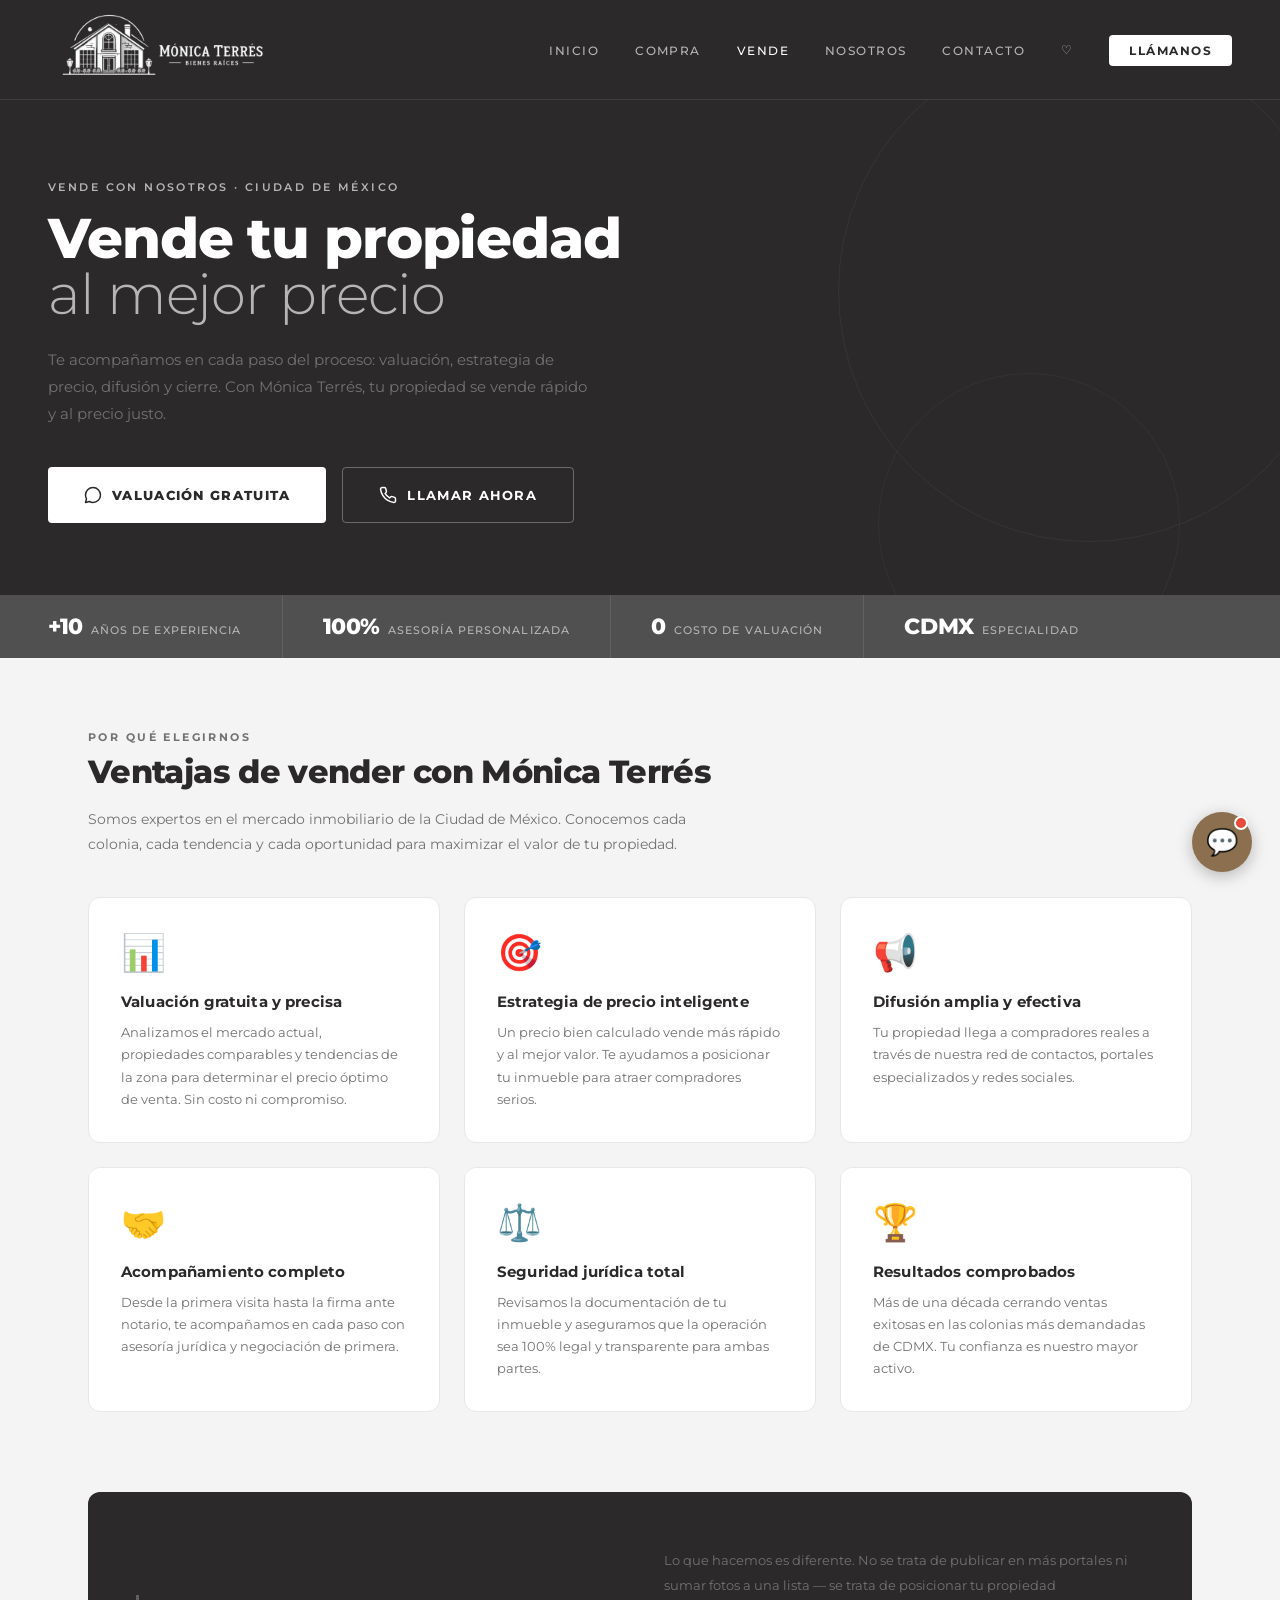
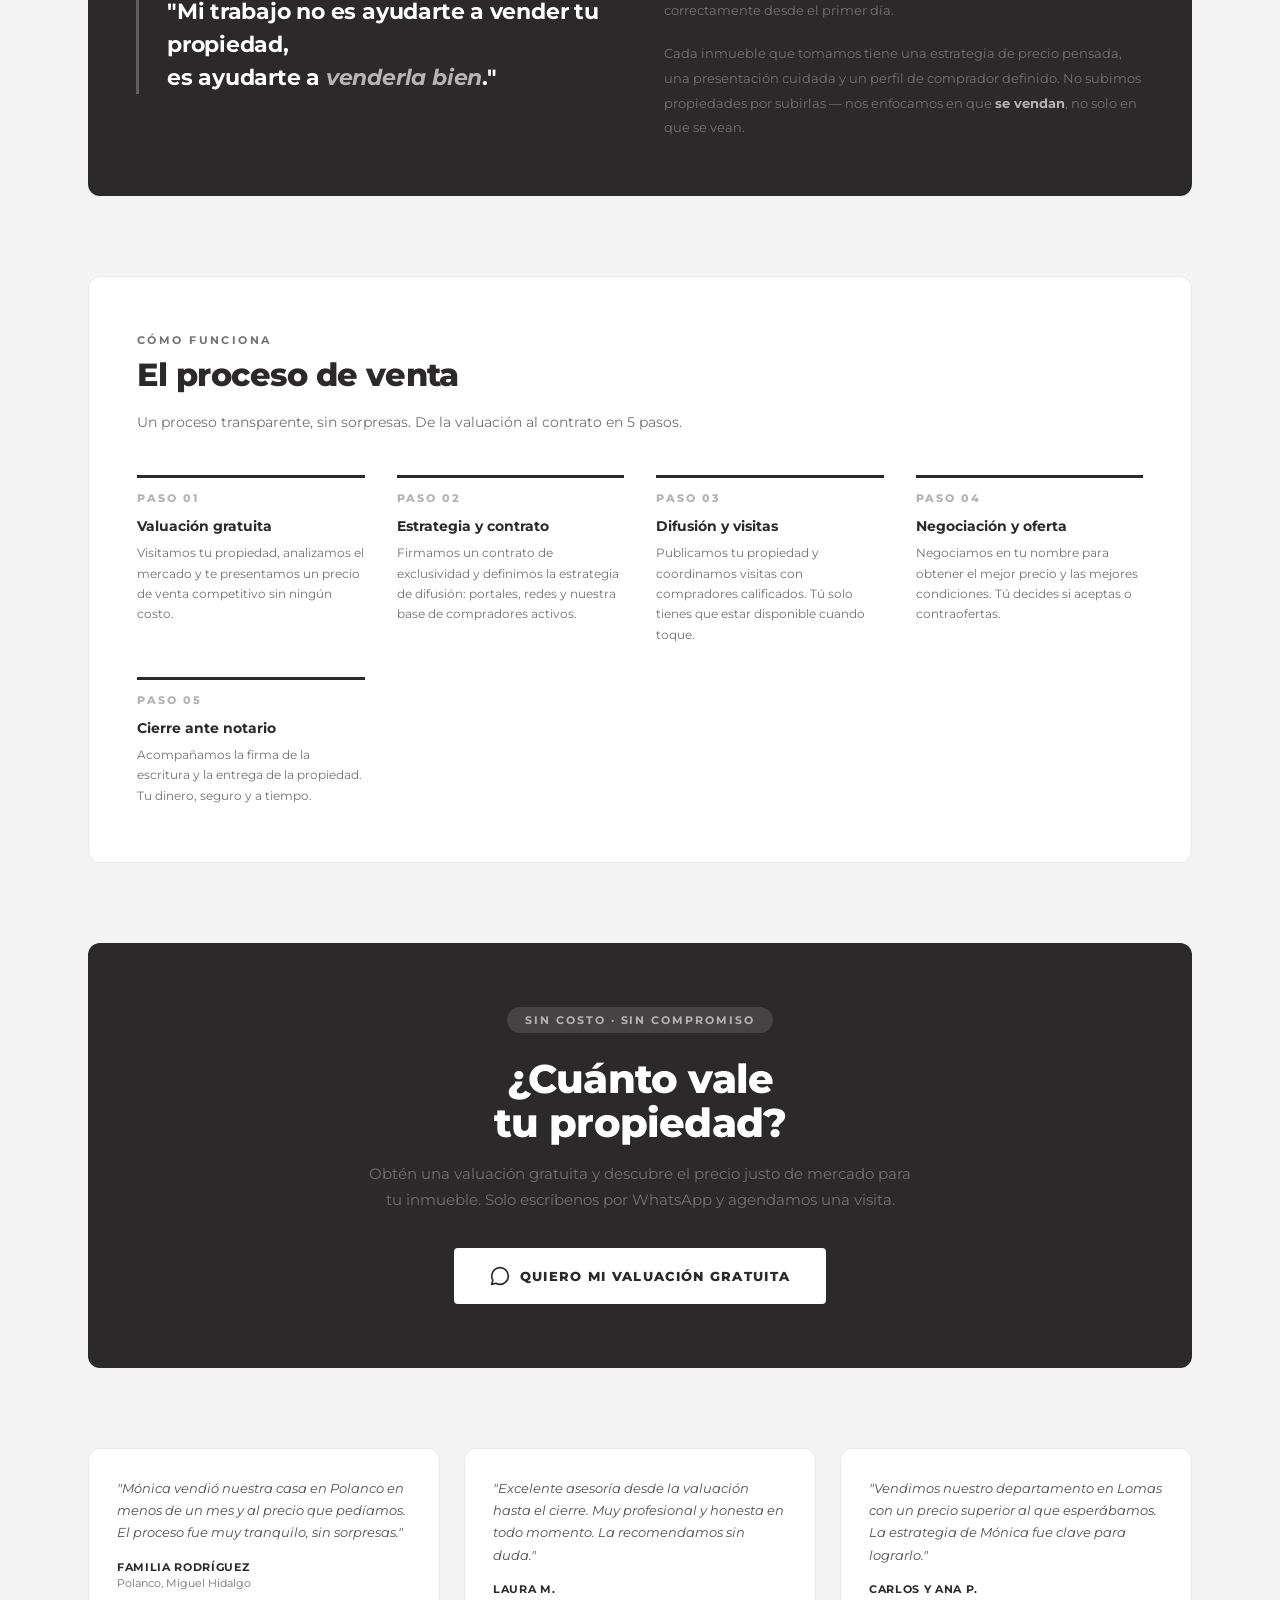
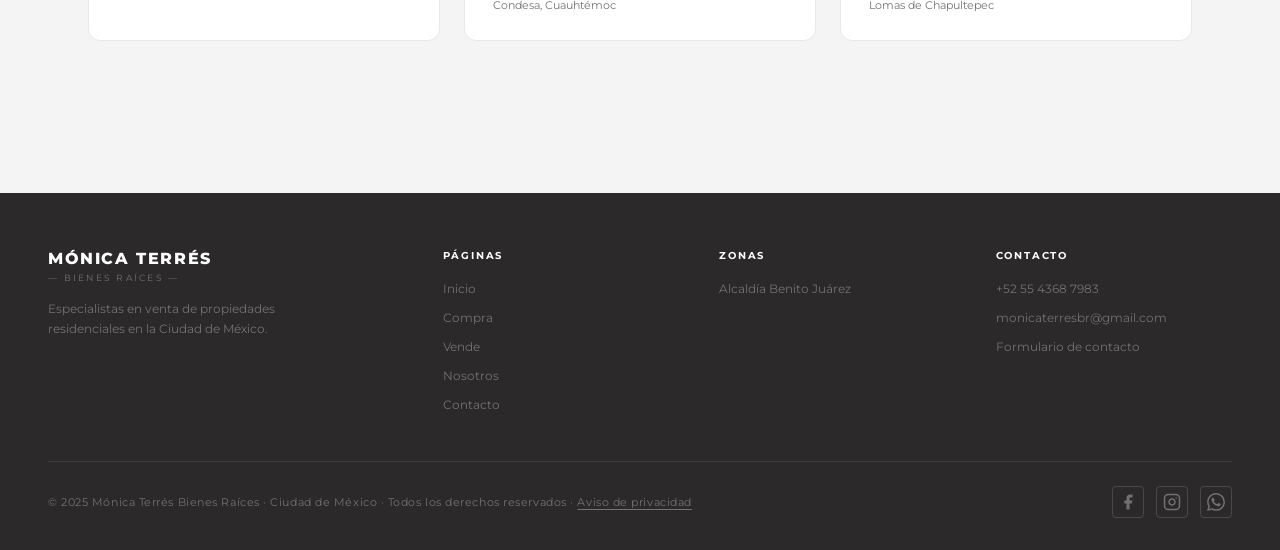
<file: vende.html>
<!DOCTYPE html>
<html lang="es">
<head>
<meta charset="UTF-8">
<meta name="viewport" content="width=device-width, initial-scale=1.0">
<title>Vende tu propiedad – Mónica Terrés Bienes Raíces</title>
<link href="https://fonts.googleapis.com/css2?family=Montserrat:wght@100;300;400;500;600;700;800&display=swap" rel="stylesheet">
<style>
  :root{--dark:#2B292A;--dark2:#515051;--mid:#403E3F;--grey:#737273;--softgrey:#B5B5B5;--greyblue:#E6E6F2;--white:#FFFFFF;--radius:4px;--radius-md:8px;--radius-lg:12px;}
  *{margin:0;padding:0;box-sizing:border-box;}
  body{font-family:'Montserrat',sans-serif;background:#F4F4F4;color:var(--dark);min-height:100vh;}

  /* NAV */
  nav{background:var(--dark);padding:0 48px;display:flex;align-items:center;justify-content:space-between;height:100px;position:sticky;top:0;z-index:100;border-bottom:1px solid var(--mid);;overflow:visible}
  .logo-area{display:flex;align-items:center;gap:14px;text-decoration:none;}
  .logo-svg{height:135px;width:auto;object-fit:contain;}
  .logo-text{display:flex;flex-direction:column;line-height:1.1;}
  .logo-text .brand-name{font-size:15px;font-weight:700;color:var(--white);letter-spacing:0.08em;text-transform:uppercase;}
  .logo-text .brand-sub{font-size:9px;font-weight:400;color:var(--softgrey);letter-spacing:0.25em;text-transform:uppercase;}
  .nav-links{display:flex;align-items:center;gap:36px;list-style:none;}
  .nav-links a{color:var(--softgrey);text-decoration:none;font-size:12px;font-weight:500;letter-spacing:0.12em;text-transform:uppercase;transition:color 0.2s;}
  .nav-links a:hover,.nav-links a.active{color:var(--white);}
  .nav-cta{background:var(--white);color:var(--dark)!important;padding:8px 20px;border-radius:var(--radius);font-weight:700!important;}
  .nav-cta:hover{background:var(--greyblue)!important;}
  .nav-fav{display:flex;align-items:center;gap:3px;}
  .fav-count{font-size:10px;font-weight:800;background:var(--white);color:var(--dark);border-radius:100px;padding:1px 5px;display:none;}

  /* HERO */
  .hero{background:var(--dark);padding:80px 48px 72px;position:relative;overflow:hidden;}
  .hero::before{content:'';position:absolute;top:-60px;right:-60px;width:500px;height:500px;border-radius:50%;border:1px solid rgba(255,255,255,0.05);}
  .hero::after{content:'';position:absolute;bottom:-80px;right:100px;width:300px;height:300px;border-radius:50%;border:1px solid rgba(255,255,255,0.04);}
  .hero-inner{max-width:1200px;margin:0 auto;position:relative;z-index:1;}
  .hero-label{font-size:11px;font-weight:600;letter-spacing:0.22em;text-transform:uppercase;color:var(--softgrey);margin-bottom:16px;}
  .hero h1{font-size:56px;font-weight:800;color:var(--white);line-height:1.0;letter-spacing:-0.02em;max-width:700px;margin-bottom:24px;}
  .hero h1 span{color:var(--softgrey);font-weight:300;}
  .hero-desc{font-size:15px;font-weight:400;color:var(--grey);max-width:540px;line-height:1.8;margin-bottom:40px;}
  .hero-ctas{display:flex;gap:16px;flex-wrap:wrap;}
  .btn-primary{background:var(--white);color:var(--dark);padding:18px 36px;border-radius:var(--radius);font-family:'Montserrat',sans-serif;font-size:13px;font-weight:800;letter-spacing:0.1em;text-transform:uppercase;text-decoration:none;transition:background 0.2s;display:inline-flex;align-items:center;gap:10px;}
  .btn-primary:hover{background:var(--greyblue);}
  .btn-secondary{background:transparent;color:var(--white);padding:18px 36px;border-radius:var(--radius);border:1px solid rgba(255,255,255,0.3);font-family:'Montserrat',sans-serif;font-size:13px;font-weight:700;letter-spacing:0.1em;text-transform:uppercase;text-decoration:none;transition:all 0.2s;display:inline-flex;align-items:center;gap:10px;}
  .btn-secondary:hover{border-color:var(--white);background:rgba(255,255,255,0.05);}

  /* STATS STRIP */
  .stats-strip{background:var(--dark2);padding:0 48px;}
  .stats-inner{max-width:1200px;margin:0 auto;display:flex;align-items:center;}
  .stat-item{padding:18px 40px 18px 0;margin-right:40px;border-right:1px solid rgba(255,255,255,0.1);display:flex;align-items:baseline;gap:8px;}
  .stat-item:last-child{border-right:none;}
  .stat-num{font-size:22px;font-weight:800;color:var(--white);letter-spacing:-0.02em;}
  .stat-label{font-size:11px;font-weight:500;color:var(--softgrey);text-transform:uppercase;letter-spacing:0.1em;}

  /* CONTENT */
  .content{max-width:1200px;margin:0 auto;padding:72px 48px;}

  /* SECTION HEADER */
  .section-label{font-size:11px;font-weight:700;letter-spacing:0.22em;text-transform:uppercase;color:var(--grey);margin-bottom:8px;}
  .section-title{font-size:32px;font-weight:800;color:var(--dark);letter-spacing:-0.02em;margin-bottom:16px;}
  .section-text{font-size:14px;color:var(--grey);line-height:1.8;max-width:640px;}

  /* BENEFITS GRID */
  .benefits-section{margin-bottom:80px;}
  .benefits-grid{display:grid;grid-template-columns:repeat(auto-fill,minmax(260px,1fr));gap:24px;margin-top:40px;}
  .benefit-card{background:var(--white);border-radius:var(--radius-lg);padding:32px;border:1px solid #E8E8E8;transition:transform 0.2s,box-shadow 0.2s;}
  .benefit-card:hover{transform:translateY(-3px);box-shadow:0 8px 32px rgba(0,0,0,0.07);}
  .benefit-icon{font-size:36px;margin-bottom:18px;}
  .benefit-title{font-size:15px;font-weight:700;color:var(--dark);margin-bottom:10px;letter-spacing:0.01em;}
  .benefit-text{font-size:13px;color:var(--grey);line-height:1.7;}

  /* PHILOSOPHY SECTION */
  .philosophy-section{background:var(--dark);border-radius:var(--radius-lg);padding:56px 48px;margin-bottom:80px;display:grid;grid-template-columns:1fr 1fr;gap:48px;align-items:center;}
  .philosophy-quote{border-left:3px solid rgba(255,255,255,0.25);padding-left:28px;}
  .philosophy-quote p{font-size:22px;font-weight:700;color:var(--white);line-height:1.5;letter-spacing:-0.01em;}
  .philosophy-quote em{color:var(--softgrey);font-style:italic;}
  .philosophy-body p{font-size:13px;color:var(--grey);line-height:1.9;}
  .philosophy-body strong{color:var(--softgrey);}

  /* PROCESS SECTION */
  .process-section{background:var(--white);border-radius:var(--radius-lg);border:1px solid #E8E8E8;padding:56px 48px;margin-bottom:80px;}
  .steps{display:grid;grid-template-columns:repeat(auto-fill,minmax(200px,1fr));gap:32px;margin-top:40px;position:relative;}
  .step{position:relative;padding-top:16px;}
  .step-num{font-size:11px;font-weight:800;letter-spacing:0.18em;text-transform:uppercase;color:var(--softgrey);margin-bottom:12px;}
  .step-title{font-size:14px;font-weight:700;color:var(--dark);margin-bottom:8px;}
  .step-text{font-size:12px;color:var(--grey);line-height:1.7;}
  .step-line{position:absolute;top:0;left:0;right:0;height:3px;background:var(--dark);}

  /* VALUATION CTA */
  .valuation-cta{background:var(--dark);border-radius:var(--radius-lg);padding:64px 48px;text-align:center;margin-bottom:80px;}
  .valuation-cta h2{font-size:40px;font-weight:800;color:var(--white);letter-spacing:-0.02em;margin-bottom:16px;line-height:1.1;}
  .valuation-cta p{font-size:15px;color:var(--grey);line-height:1.7;margin-bottom:36px;max-width:560px;margin-left:auto;margin-right:auto;}
  .valuation-badge{display:inline-block;font-size:11px;font-weight:700;letter-spacing:0.18em;text-transform:uppercase;background:rgba(255,255,255,0.12);color:var(--softgrey);border-radius:100px;padding:6px 18px;margin-bottom:24px;}

  /* TESTIMONIAL STRIP */
  .testimonial-strip{display:grid;grid-template-columns:repeat(3,1fr);gap:24px;margin-bottom:80px;}
  .testimonial{background:var(--white);border-radius:var(--radius-lg);border:1px solid #E8E8E8;padding:28px;}
  .testimonial-text{font-size:13px;color:var(--dark2);line-height:1.7;margin-bottom:16px;font-style:italic;}
  .testimonial-author{font-size:11px;font-weight:700;color:var(--dark);letter-spacing:0.06em;text-transform:uppercase;}
  .testimonial-zone{font-size:11px;color:var(--grey);margin-top:2px;}

  /* FOOTER */
  footer{background:var(--dark);margin-top:0;padding:56px 48px 32px;}
  .footer-inner{max-width:1200px;margin:0 auto;}
  .footer-grid{display:grid;grid-template-columns:1.5fr 1fr 1fr 1fr;gap:40px;margin-bottom:48px;}
  .footer-brand .brand-name{font-size:16px;font-weight:800;color:var(--white);letter-spacing:0.1em;text-transform:uppercase;margin-bottom:4px;}
  .footer-brand .brand-sub{font-size:9px;letter-spacing:0.25em;text-transform:uppercase;color:var(--grey);margin-bottom:16px;}
  .footer-brand p{font-size:12px;font-weight:400;color:var(--grey);line-height:1.7;max-width:260px;}
  .footer-col h4{font-size:10px;font-weight:700;letter-spacing:0.18em;text-transform:uppercase;color:var(--white);margin-bottom:16px;}
  .footer-col ul{list-style:none;display:flex;flex-direction:column;gap:10px;}
  .footer-col a{font-size:12px;font-weight:400;color:var(--grey);text-decoration:none;transition:color 0.2s;}
  .footer-col a:hover{color:var(--white);}
  .footer-bottom{border-top:1px solid rgba(255,255,255,0.08);padding-top:24px;display:flex;align-items:center;justify-content:space-between;}
  .footer-bottom p{font-size:11px;color:var(--grey);letter-spacing:0.05em;}
  .social-links{display:flex;gap:12px;}
  .social-btn{width:32px;height:32px;border:1px solid rgba(255,255,255,0.15);border-radius:var(--radius);display:flex;align-items:center;justify-content:center;color:var(--grey);font-size:13px;text-decoration:none;transition:all 0.2s;}
  .social-btn:hover{border-color:var(--white);color:var(--white);}</style>
<link rel="stylesheet" href="mobile.css">
</head>
<body>

<nav>
  <a class="logo-area" href="monicaterresweb.html">
    <img class="logo-svg" src="logo vertical MTBR.png" alt="Mónica Terrés Bienes Raíces">
  </a>
  <button class="nav-toggle" id="navToggle" aria-label="Menú"><span></span><span></span><span></span></button>
  <ul class="nav-links" id="navLinks">
    <li><a href="monicaterresweb.html">Inicio</a></li>
    <li><a href="compra.html">Compra</a></li>
    <li><a href="vende.html" class="active">Vende</a></li>
    <li><a href="nosotros.html">Nosotros</a></li>
    <li><a href="contacto.html">Contacto</a></li>
    <li><a href="favoritos.html" class="nav-fav" id="navFavBtn">♡ <span class="fav-count" id="favCount"></span></a></li>
    <li><a href="tel:+525543687983" class="nav-cta">Llámanos</a></li>
  </ul>
</nav>

<section class="hero">
  <div class="hero-inner">
    <p class="hero-label">Vende con nosotros · Ciudad de México</p>
    <h1>Vende tu propiedad<br><span>al mejor precio</span></h1>
    <p class="hero-desc">Te acompañamos en cada paso del proceso: valuación, estrategia de precio, difusión y cierre. Con Mónica Terrés, tu propiedad se vende rápido y al precio justo.</p>
    <div class="hero-ctas">
      <a href="https://wa.me/525543687983?text=Hola%20M%C3%B3nica%2C%20quiero%20una%20valuaci%C3%B3n%20gratuita%20de%20mi%20propiedad." class="btn-primary" target="_blank">
        <svg width="18" height="18" viewBox="0 0 24 24" fill="none"><path d="M12 2C6.48 2 2 6.48 2 12C2 13.85 2.51 15.58 3.38 17.06L2 22L7.11 20.65C8.54 21.48 10.21 22 12 22C17.52 22 22 17.52 22 12C22 6.48 17.52 2 12 2Z" stroke="currentColor" stroke-width="2" stroke-linecap="round" stroke-linejoin="round"/></svg>
        Valuación gratuita
      </a>
      <a href="tel:+525543687983" class="btn-secondary">
        <svg width="18" height="18" viewBox="0 0 24 24" fill="none"><path d="M22 16.92v3a2 2 0 01-2.18 2 19.79 19.79 0 01-8.63-3.07 19.5 19.5 0 01-6-6A19.79 19.79 0 012.12 4.18 2 2 0 014.11 2h3a2 2 0 012 1.72 12.84 12.84 0 00.7 2.81 2 2 0 01-.45 2.11L8.09 9.91a16 16 0 006 6l1.27-1.27a2 2 0 012.11-.45 12.84 12.84 0 002.81.7A2 2 0 0122 16.92z" stroke="currentColor" stroke-width="2" stroke-linecap="round" stroke-linejoin="round"/></svg>
        Llamar ahora
      </a>
    </div>
  </div>
</section>

<div class="stats-strip">
  <div class="stats-inner">
    <div class="stat-item"><span class="stat-num">+10</span><span class="stat-label">Años de experiencia</span></div>
    <div class="stat-item"><span class="stat-num">100%</span><span class="stat-label">Asesoría personalizada</span></div>
    <div class="stat-item"><span class="stat-num">0</span><span class="stat-label">Costo de valuación</span></div>
    <div class="stat-item"><span class="stat-num">CDMX</span><span class="stat-label">Especialidad</span></div>
  </div>
</div>

<div class="content">

  <!-- BENEFITS -->
  <div class="benefits-section">
    <p class="section-label">Por qué elegirnos</p>
    <h2 class="section-title">Ventajas de vender con Mónica Terrés</h2>
    <p class="section-text">Somos expertos en el mercado inmobiliario de la Ciudad de México. Conocemos cada colonia, cada tendencia y cada oportunidad para maximizar el valor de tu propiedad.</p>
    <div class="benefits-grid">
      <div class="benefit-card">
        <div class="benefit-icon">📊</div>
        <div class="benefit-title">Valuación gratuita y precisa</div>
        <div class="benefit-text">Analizamos el mercado actual, propiedades comparables y tendencias de la zona para determinar el precio óptimo de venta. Sin costo ni compromiso.</div>
      </div>
      <div class="benefit-card">
        <div class="benefit-icon">🎯</div>
        <div class="benefit-title">Estrategia de precio inteligente</div>
        <div class="benefit-text">Un precio bien calculado vende más rápido y al mejor valor. Te ayudamos a posicionar tu inmueble para atraer compradores serios.</div>
      </div>
      <div class="benefit-card">
        <div class="benefit-icon">📢</div>
        <div class="benefit-title">Difusión amplia y efectiva</div>
        <div class="benefit-text">Tu propiedad llega a compradores reales a través de nuestra red de contactos, portales especializados y redes sociales.</div>
      </div>
      <div class="benefit-card">
        <div class="benefit-icon">🤝</div>
        <div class="benefit-title">Acompañamiento completo</div>
        <div class="benefit-text">Desde la primera visita hasta la firma ante notario, te acompañamos en cada paso con asesoría jurídica y negociación de primera.</div>
      </div>
      <div class="benefit-card">
        <div class="benefit-icon">⚖️</div>
        <div class="benefit-title">Seguridad jurídica total</div>
        <div class="benefit-text">Revisamos la documentación de tu inmueble y aseguramos que la operación sea 100% legal y transparente para ambas partes.</div>
      </div>
      <div class="benefit-card">
        <div class="benefit-icon">🏆</div>
        <div class="benefit-title">Resultados comprobados</div>
        <div class="benefit-text">Más de una década cerrando ventas exitosas en las colonias más demandadas de CDMX. Tu confianza es nuestro mayor activo.</div>
      </div>
    </div>
  </div>

  <!-- PHILOSOPHY -->
  <div class="philosophy-section">
    <div class="philosophy-quote">
      <p>"Mi trabajo no es ayudarte a vender tu propiedad,<br>es ayudarte a <em>venderla bien</em>."</p>
    </div>
    <div class="philosophy-body">
      <p>Lo que hacemos es diferente. No se trata de publicar en más portales ni sumar fotos a una lista — se trata de posicionar tu propiedad correctamente desde el primer día.</p>
      <br>
      <p>Cada inmueble que tomamos tiene una estrategia de precio pensada, una presentación cuidada y un perfil de comprador definido. No subimos propiedades por subirlas — nos enfocamos en que <strong>se vendan</strong>, no solo en que se vean.</p>
    </div>
  </div>

  <!-- PROCESS -->
  <div class="process-section">
    <p class="section-label">Cómo funciona</p>
    <h2 class="section-title">El proceso de venta</h2>
    <p class="section-text">Un proceso transparente, sin sorpresas. De la valuación al contrato en 5 pasos.</p>
    <div class="steps">
      <div class="step">
        <div class="step-line"></div>
        <div class="step-num">Paso 01</div>
        <div class="step-title">Valuación gratuita</div>
        <div class="step-text">Visitamos tu propiedad, analizamos el mercado y te presentamos un precio de venta competitivo sin ningún costo.</div>
      </div>
      <div class="step">
        <div class="step-line"></div>
        <div class="step-num">Paso 02</div>
        <div class="step-title">Estrategia y contrato</div>
        <div class="step-text">Firmamos un contrato de exclusividad y definimos la estrategia de difusión: portales, redes y nuestra base de compradores activos.</div>
      </div>
      <div class="step">
        <div class="step-line"></div>
        <div class="step-num">Paso 03</div>
        <div class="step-title">Difusión y visitas</div>
        <div class="step-text">Publicamos tu propiedad y coordinamos visitas con compradores calificados. Tú solo tienes que estar disponible cuando toque.</div>
      </div>
      <div class="step">
        <div class="step-line"></div>
        <div class="step-num">Paso 04</div>
        <div class="step-title">Negociación y oferta</div>
        <div class="step-text">Negociamos en tu nombre para obtener el mejor precio y las mejores condiciones. Tú decides si aceptas o contraofertas.</div>
      </div>
      <div class="step">
        <div class="step-line"></div>
        <div class="step-num">Paso 05</div>
        <div class="step-title">Cierre ante notario</div>
        <div class="step-text">Acompañamos la firma de la escritura y la entrega de la propiedad. Tu dinero, seguro y a tiempo.</div>
      </div>
    </div>
  </div>

  <!-- VALUATION CTA -->
  <div class="valuation-cta">
    <div class="valuation-badge">Sin costo · Sin compromiso</div>
    <h2>¿Cuánto vale<br>tu propiedad?</h2>
    <p>Obtén una valuación gratuita y descubre el precio justo de mercado para tu inmueble. Solo escríbenos por WhatsApp y agendamos una visita.</p>
    <a href="https://wa.me/525543687983?text=Hola%20M%C3%B3nica%2C%20quiero%20una%20valuaci%C3%B3n%20gratuita%20de%20mi%20propiedad." class="btn-primary" target="_blank" style="margin:0 auto;display:inline-flex;">
      <svg width="20" height="20" viewBox="0 0 24 24" fill="none"><path d="M12 2C6.48 2 2 6.48 2 12C2 13.85 2.51 15.58 3.38 17.06L2 22L7.11 20.65C8.54 21.48 10.21 22 12 22C17.52 22 22 17.52 22 12C22 6.48 17.52 2 12 2Z" stroke="currentColor" stroke-width="2" stroke-linecap="round" stroke-linejoin="round"/></svg>
      Quiero mi valuación gratuita
    </a>
  </div>

  <!-- TESTIMONIALS -->
  <div class="testimonial-strip">
    <div class="testimonial">
      <div class="testimonial-text">"Mónica vendió nuestra casa en Polanco en menos de un mes y al precio que pedíamos. El proceso fue muy tranquilo, sin sorpresas."</div>
      <div class="testimonial-author">Familia Rodríguez</div>
      <div class="testimonial-zone">Polanco, Miguel Hidalgo</div>
    </div>
    <div class="testimonial">
      <div class="testimonial-text">"Excelente asesoría desde la valuación hasta el cierre. Muy profesional y honesta en todo momento. La recomendamos sin duda."</div>
      <div class="testimonial-author">Laura M.</div>
      <div class="testimonial-zone">Condesa, Cuauhtémoc</div>
    </div>
    <div class="testimonial">
      <div class="testimonial-text">"Vendimos nuestro departamento en Lomas con un precio superior al que esperábamos. La estrategia de Mónica fue clave para lograrlo."</div>
      <div class="testimonial-author">Carlos y Ana P.</div>
      <div class="testimonial-zone">Lomas de Chapultepec</div>
    </div>
  </div>

</div>

<footer>
  <div class="footer-inner">
    <div class="footer-grid">
      <div class="footer-brand">
        <div class="brand-name">Mónica Terrés</div>
        <div class="brand-sub">— Bienes Raíces —</div>
        <p>Especialistas en venta de propiedades residenciales en la Ciudad de México.</p>
      </div>
      <div class="footer-col"><h4>Páginas</h4><ul><li><a href="monicaterresweb.html">Inicio</a></li><li><a href="compra.html">Compra</a></li><li><a href="vende.html">Vende</a></li><li><a href="nosotros.html">Nosotros</a></li><li><a href="contacto.html">Contacto</a></li></ul></div>
      <div class="footer-col"><h4>Zonas</h4><ul><li><a href="compra.html">Alcaldía Benito Juárez</a></li></ul></div>
      <div class="footer-col"><h4>Contacto</h4><ul><li><a href="tel:+525543687983">+52 55 4368 7983</a></li><li><a href="mailto:monicaterresbr@gmail.com">monicaterresbr@gmail.com</a></li><li><a href="contacto.html">Formulario de contacto</a></li></ul></div>
    </div>
    <div class="footer-bottom">
      <p>© 2025 Mónica Terrés Bienes Raíces · Ciudad de México · Todos los derechos reservados · <a href="privacidad.html" style="color:inherit;text-decoration:underline;text-underline-offset:3px;">Aviso de privacidad</a></p>
      <div class="social-links">
        <a href="https://www.facebook.com/share/1FixHdbSAR/" class="social-btn" target="_blank" aria-label="Facebook"><svg width="18" height="18" viewBox="0 0 24 24" fill="currentColor"><path d="M18 2h-3a5 5 0 00-5 5v3H7v4h3v8h4v-8h3l1-4h-4V7a1 1 0 011-1h3z"/></svg></a>
        <a href="https://www.instagram.com/monicaterres_br" class="social-btn" target="_blank" aria-label="Instagram"><svg width="18" height="18" viewBox="0 0 24 24" fill="none" stroke="currentColor" stroke-width="2" stroke-linecap="round" stroke-linejoin="round"><rect x="2" y="2" width="20" height="20" rx="5" ry="5"/><path d="M16 11.37A4 4 0 1112.63 8 4 4 0 0116 11.37z"/><line x1="17.5" y1="6.5" x2="17.51" y2="6.5"/></svg></a>
        <a href="https://wa.me/525543687983" class="social-btn" target="_blank" aria-label="WhatsApp"><svg width="18" height="18" viewBox="0 0 24 24" fill="currentColor"><path d="M17.472 14.382c-.297-.149-1.758-.867-2.03-.967-.273-.099-.471-.148-.67.15-.197.297-.767.966-.94 1.164-.173.199-.347.223-.644.075-.297-.15-1.255-.463-2.39-1.475-.883-.788-1.48-1.761-1.653-2.059-.173-.297-.018-.458.13-.606.134-.133.298-.347.446-.52.149-.174.198-.298.298-.497.099-.198.05-.371-.025-.52-.075-.149-.669-1.612-.916-2.207-.242-.579-.487-.5-.669-.51-.173-.008-.371-.01-.57-.01-.198 0-.52.074-.792.372-.272.297-1.04 1.016-1.04 2.479 0 1.462 1.065 2.875 1.213 3.074.149.198 2.096 3.2 5.077 4.487.709.306 1.262.489 1.694.625.712.227 1.36.195 1.871.118.571-.085 1.758-.719 2.006-1.413.248-.694.248-1.289.173-1.413-.074-.124-.272-.198-.57-.347m-5.421 7.403h-.004a9.87 9.87 0 01-5.031-1.378l-.361-.214-3.741.982.998-3.648-.235-.374a9.86 9.86 0 01-1.51-5.26c.001-5.45 4.436-9.884 9.888-9.884 2.64 0 5.122 1.03 6.988 2.898a9.825 9.825 0 012.893 6.994c-.003 5.45-4.437 9.884-9.885 9.884m8.413-18.297A11.815 11.815 0 0012.05 0C5.495 0 .16 5.335.157 11.892c0 2.096.547 4.142 1.588 5.945L.057 24l6.305-1.654a11.882 11.882 0 005.683 1.448h.005c6.554 0 11.89-5.335 11.893-11.893a11.821 11.821 0 00-3.48-8.413z"/></svg></a>
      </div>
    </div>
  </div>
</footer>


<script>
(function(){
  const favs=JSON.parse(localStorage.getItem('mtFavoritos')||'[]');
  const el=document.getElementById('favCount');
  if(el&&favs.length>0){el.textContent=favs.length;el.style.display='inline';}
})();
</script>
<script>
(function(){
  var btn = document.getElementById('navToggle');
  var menu = document.getElementById('navLinks');
  if (!btn || !menu) return;
  btn.addEventListener('click', function(e){
    e.stopPropagation();
    var isOpen = menu.classList.contains('open');
    btn.classList.toggle('open', !isOpen);
    menu.classList.toggle('open', !isOpen);
  });
  document.addEventListener('click', function(e){
    if (!btn.contains(e.target) && !menu.contains(e.target)){
      btn.classList.remove('open');
      menu.classList.remove('open');
    }
  });
  menu.querySelectorAll('a').forEach(function(a){
    a.addEventListener('click', function(){
      btn.classList.remove('open');
      menu.classList.remove('open');
    });
  });
})();
</script>
<script src="chatbot.js"></script>
</body>
</html>
</file>
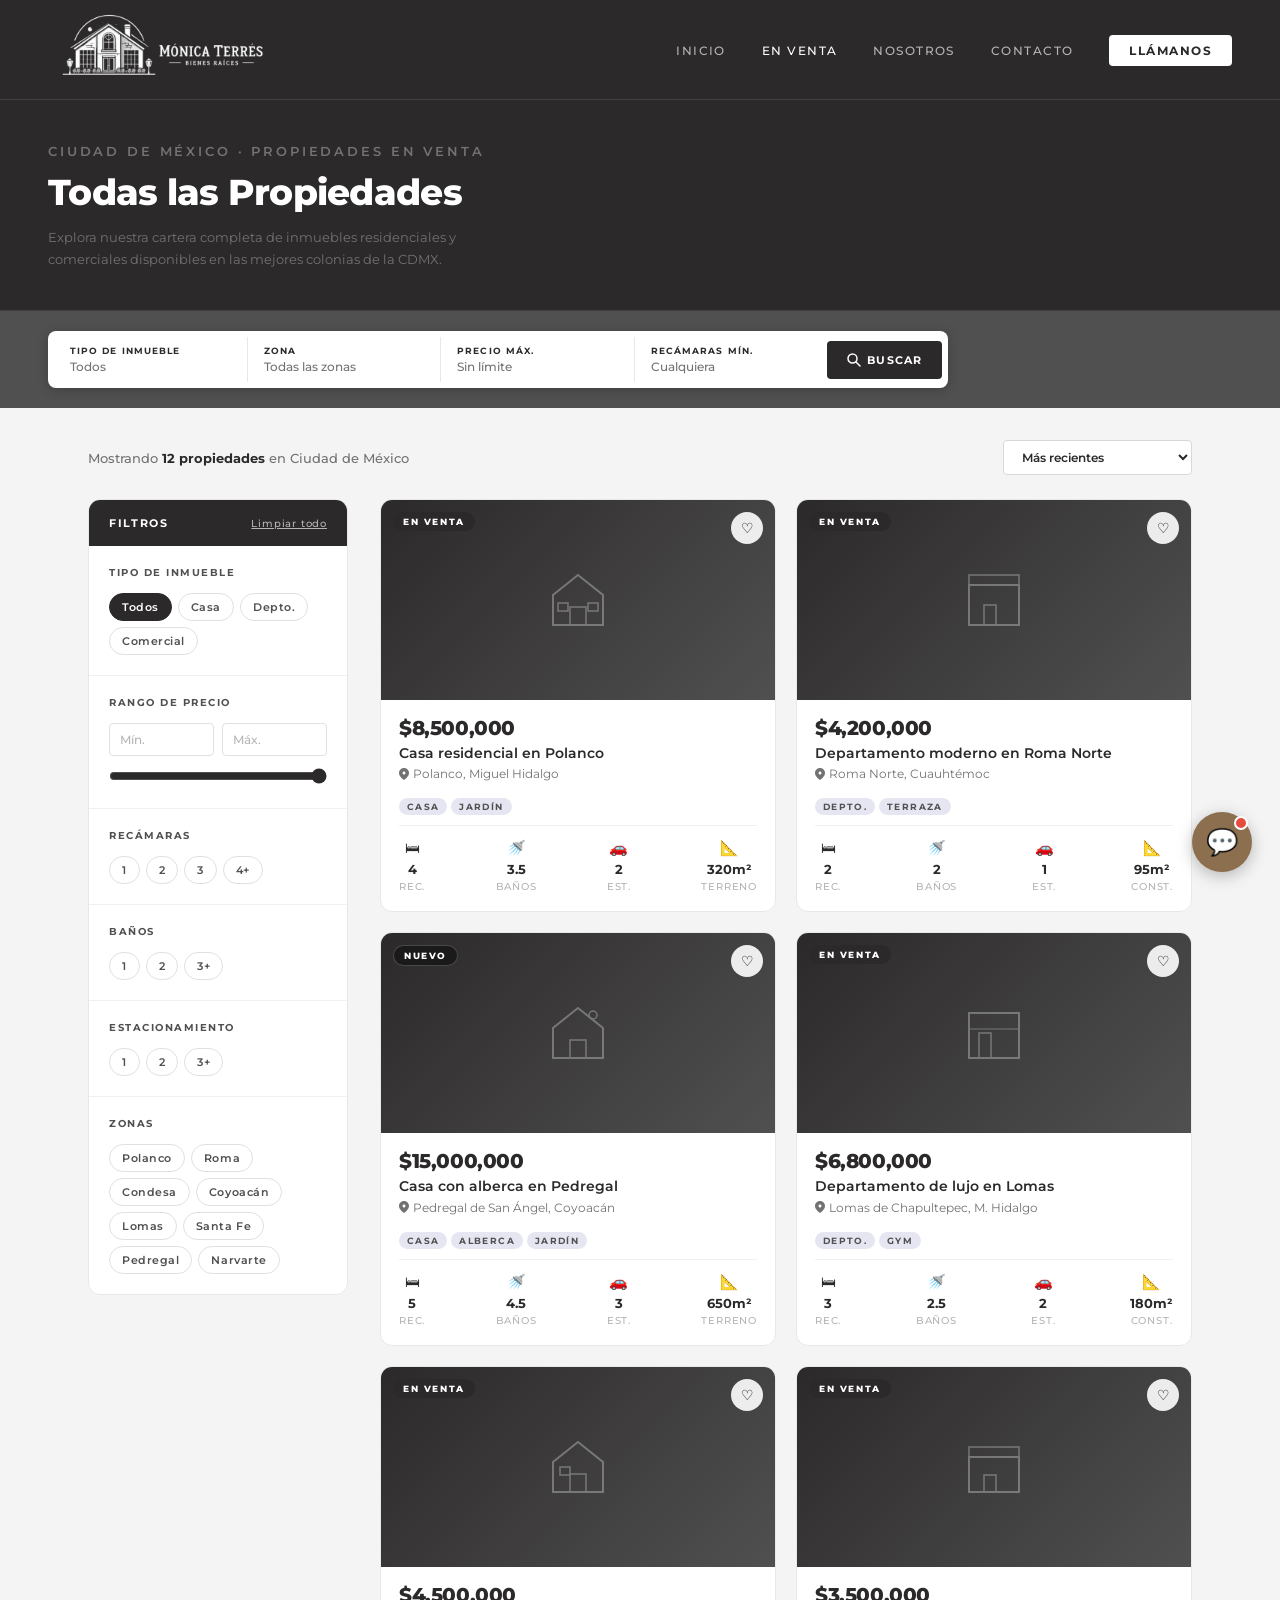
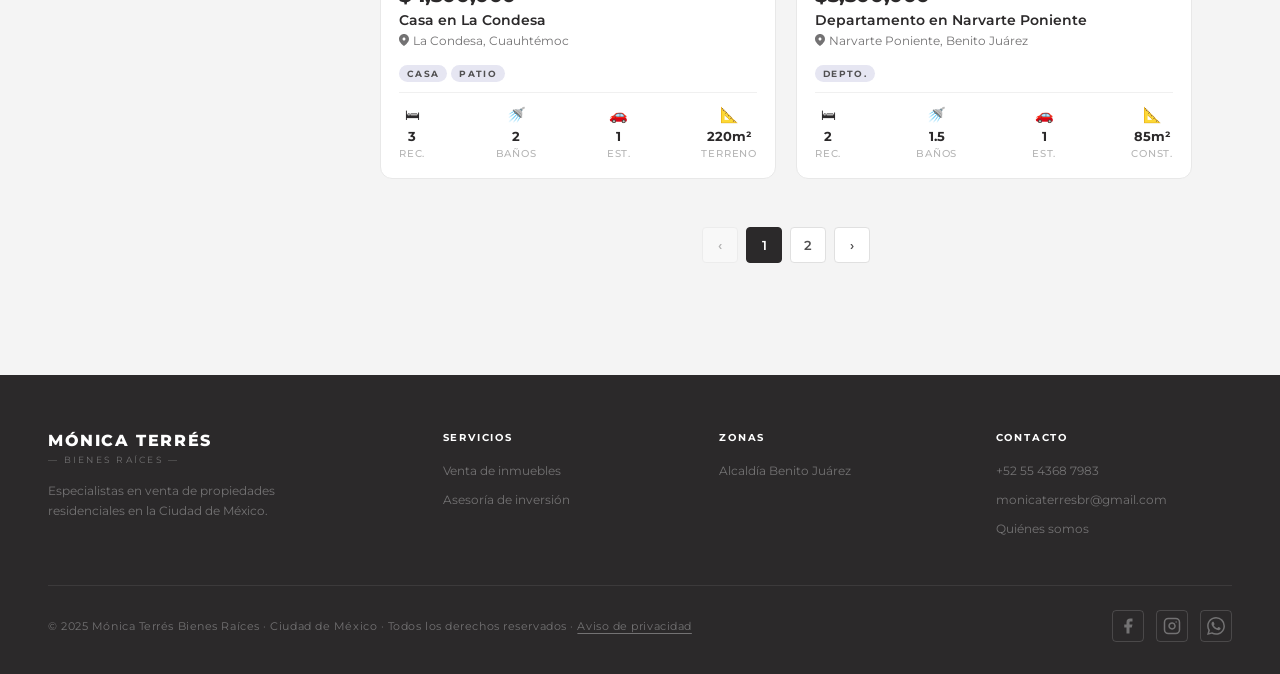
<file: venta.html>
<!DOCTYPE html>
<html lang="es">
<head>
<meta charset="UTF-8">
<meta name="viewport" content="width=device-width, initial-scale=1.0">
<title>Propiedades en Venta – Mónica Terrés Bienes Raíces</title>
<link href="https://fonts.googleapis.com/css2?family=Montserrat:wght@100;300;400;500;600;700;800&display=swap" rel="stylesheet">
<style>
  :root { --dark:#2B292A;--dark2:#515051;--mid:#403E3F;--grey:#737273;--softgrey:#B5B5B5;--greyblue:#E6E6F2;--white:#FFFFFF;--radius:4px;--radius-md:8px;--radius-lg:12px; }
  *{margin:0;padding:0;box-sizing:border-box;}
  body{font-family:'Montserrat',sans-serif;background:#F4F4F4;color:var(--dark);min-height:100vh;}
  nav{background:var(--dark);padding:0 48px;display:flex;align-items:center;justify-content:space-between;height:100px;position:sticky;top:0;z-index:100;border-bottom:1px solid var(--mid);;overflow:visible}
  .logo-area{display:flex;align-items:center;gap:14px;text-decoration:none;}
  .logo-svg{height:135px;width:auto;object-fit:contain;}
  .logo-text{display:flex;flex-direction:column;line-height:1.1;}
  .logo-text .brand-name{font-size:15px;font-weight:700;color:var(--white);letter-spacing:0.08em;text-transform:uppercase;}
  .logo-text .brand-sub{font-size:9px;font-weight:400;color:var(--softgrey);letter-spacing:0.25em;text-transform:uppercase;}
  .nav-links{display:flex;align-items:center;gap:36px;list-style:none;}
  .nav-links a{color:var(--softgrey);text-decoration:none;font-size:12px;font-weight:500;letter-spacing:0.12em;text-transform:uppercase;transition:color 0.2s;}
  .nav-links a:hover,.nav-links a.active{color:var(--white);}
  .nav-cta{background:var(--white);color:var(--dark)!important;padding:8px 20px;border-radius:var(--radius);font-weight:700!important;}
  .nav-cta:hover{background:var(--greyblue)!important;}

  /* PAGE HEADER */
  .page-header{background:var(--dark);padding:40px 48px;border-bottom:1px solid var(--mid);}
  .page-header-inner{max-width:1200px;margin:0 auto;}
  .page-header-label{font-size:11px;font-weight:600;letter-spacing:0.22em;text-transform:uppercase;color:var(--softgrey);margin-bottom:8px;}
  .page-header h1{font-size:36px;font-weight:800;color:var(--white);letter-spacing:-0.02em;margin-bottom:12px;}
  .page-header p{font-size:13px;color:var(--grey);max-width:480px;line-height:1.7;}

  /* SEARCH BAR */
  .search-wrap{background:var(--dark2);padding:20px 48px;}
  .search-wrap-inner{max-width:1200px;margin:0 auto;}
  .search-bar{background:var(--white);border-radius:var(--radius-md);padding:6px;display:flex;align-items:center;max-width:900px;box-shadow:0 2px 12px rgba(0,0,0,0.2);}
  .search-field{display:flex;flex-direction:column;padding:8px 16px;flex:1;border-right:1px solid #E8E8E8;}
  .search-field:last-of-type{border-right:none;}
  .search-field label{font-size:9px;font-weight:700;letter-spacing:0.12em;text-transform:uppercase;color:var(--dark);margin-bottom:3px;}
  .search-field select,.search-field input{border:none;outline:none;font-family:'Montserrat',sans-serif;font-size:12px;font-weight:500;color:var(--grey);background:transparent;cursor:pointer;width:100%;-webkit-appearance:none;}
  .search-btn{background:var(--dark);color:var(--white);border:none;border-radius:var(--radius);padding:12px 20px;font-family:'Montserrat',sans-serif;font-size:11px;font-weight:700;letter-spacing:0.1em;text-transform:uppercase;cursor:pointer;white-space:nowrap;transition:background 0.2s;display:flex;align-items:center;gap:6px;}
  .search-btn:hover{background:var(--mid);}

  /* MAIN */
  .main{max-width:1200px;margin:0 auto;padding:32px 48px;}
  .content-header{display:flex;align-items:center;justify-content:space-between;margin-bottom:24px;}
  .results-count{font-size:13px;font-weight:500;color:var(--grey);}
  .results-count strong{color:var(--dark);font-weight:700;}
  .sort-select{font-family:'Montserrat',sans-serif;font-size:12px;font-weight:600;color:var(--dark);border:1px solid #D8D8D8;border-radius:var(--radius);padding:8px 14px;background:var(--white);cursor:pointer;outline:none;}
  .content-layout{display:grid;grid-template-columns:260px 1fr;gap:32px;align-items:start;}

  /* FILTERS */
  .filters{background:var(--white);border-radius:var(--radius-lg);border:1px solid #E8E8E8;overflow:hidden;position:sticky;top:88px;}
  .filter-header{background:var(--dark);padding:16px 20px;display:flex;align-items:center;justify-content:space-between;}
  .filter-header h3{font-size:11px;font-weight:700;letter-spacing:0.15em;text-transform:uppercase;color:var(--white);}
  .filter-clear{font-size:10px;font-weight:500;color:var(--softgrey);cursor:pointer;text-decoration:underline;letter-spacing:0.08em;}
  .filter-section{padding:20px;border-bottom:1px solid #F0F0F0;}
  .filter-section:last-child{border-bottom:none;}
  .filter-section h4{font-size:10px;font-weight:700;letter-spacing:0.15em;text-transform:uppercase;color:var(--dark2);margin-bottom:14px;}
  .filter-chips{display:flex;flex-wrap:wrap;gap:6px;}
  .chip{font-family:'Montserrat',sans-serif;font-size:11px;font-weight:600;padding:6px 12px;border:1px solid #E0E0E0;border-radius:100px;background:var(--white);color:var(--dark2);cursor:pointer;transition:all 0.15s;letter-spacing:0.05em;}
  .chip:hover{border-color:var(--dark);color:var(--dark);}
  .chip.active{background:var(--dark);color:var(--white);border-color:var(--dark);}
  .price-inputs{display:grid;grid-template-columns:1fr 1fr;gap:8px;}
  .price-input{width:100%;font-family:'Montserrat',sans-serif;font-size:12px;font-weight:500;color:var(--dark);border:1px solid #E0E0E0;border-radius:var(--radius);padding:8px 10px;outline:none;transition:border-color 0.2s;}
  .price-input:focus{border-color:var(--dark);}
  .price-input::placeholder{color:var(--softgrey);}
  .range-slider{width:100%;margin-top:12px;accent-color:var(--dark);}

  /* GRID */
  .prop-grid{display:grid;grid-template-columns:repeat(auto-fill,minmax(270px,1fr));gap:20px;}
  .prop-card{background:var(--white);border-radius:var(--radius-lg);overflow:hidden;border:1px solid #E8E8E8;transition:transform 0.2s,box-shadow 0.2s;cursor:pointer;}
  .prop-card:hover{transform:translateY(-3px);box-shadow:0 12px 40px rgba(0,0,0,0.10);}
  .card-img{position:relative;height:200px;overflow:hidden;background:#D8D8D8;}
  .card-img-placeholder{width:100%;height:100%;background:linear-gradient(135deg,var(--dark) 0%,var(--dark2) 100%);display:flex;align-items:center;justify-content:center;}
  .card-img-placeholder svg{opacity:0.3;}
  .card-badge{position:absolute;top:12px;left:12px;font-size:9px;font-weight:800;letter-spacing:0.18em;text-transform:uppercase;padding:4px 10px;border-radius:100px;}
  .badge-venta{background:var(--dark);color:var(--white);}
  .badge-nuevo{background:#1a1a1a;color:#fff;border:1px solid rgba(255,255,255,0.2);}
  .card-fav{position:absolute;top:12px;right:12px;width:32px;height:32px;background:rgba(255,255,255,0.9);border-radius:50%;display:flex;align-items:center;justify-content:center;cursor:pointer;border:none;font-size:14px;transition:background 0.2s;}
  .card-fav:hover{background:var(--white);}
  .card-fav.active{color:#c0392b;}
  .card-body{padding:16px 18px 18px;}
  .card-price{font-size:20px;font-weight:800;color:var(--dark);letter-spacing:-0.02em;margin-bottom:4px;}
  .card-title{font-size:14px;font-weight:600;color:var(--dark);margin-bottom:4px;line-height:1.3;}
  .card-location{font-size:12px;font-weight:400;color:var(--grey);display:flex;align-items:center;gap:4px;margin-bottom:14px;}
  .card-divider{height:1px;background:#F0F0F0;margin-bottom:12px;}
  .card-specs{display:flex;gap:0;justify-content:space-between;}
  .spec{display:flex;flex-direction:column;align-items:center;gap:3px;}
  .spec-val{font-size:13px;font-weight:700;color:var(--dark);}
  .spec-lbl{font-size:10px;font-weight:500;color:var(--softgrey);text-transform:uppercase;letter-spacing:0.08em;}
  .spec-icon{font-size:15px;margin-bottom:1px;}
  .card-tags{margin-bottom:10px;}
  .card-tag{display:inline-block;font-size:9px;font-weight:700;letter-spacing:0.15em;text-transform:uppercase;padding:3px 8px;border-radius:100px;background:var(--greyblue);color:var(--dark2);margin-right:4px;}

  .empty-state{grid-column:1/-1;text-align:center;padding:60px 20px;}
  .empty-state h3{font-size:18px;font-weight:700;margin-bottom:8px;color:var(--dark);}
  .empty-state p{font-size:13px;color:var(--grey);}

  .pagination{display:flex;align-items:center;justify-content:center;gap:8px;margin-top:48px;}
  .page-btn{width:36px;height:36px;border:1px solid #E0E0E0;border-radius:var(--radius);background:var(--white);font-family:'Montserrat',sans-serif;font-size:13px;font-weight:600;color:var(--dark2);cursor:pointer;display:flex;align-items:center;justify-content:center;transition:all 0.15s;}
  .page-btn:hover:not(:disabled){border-color:var(--dark);color:var(--dark);}
  .page-btn.active{background:var(--dark);color:var(--white);border-color:var(--dark);}
  .page-btn:disabled{opacity:0.4;cursor:not-allowed;}

  footer{background:var(--dark);margin-top:80px;padding:56px 48px 32px;}
  .footer-inner{max-width:1200px;margin:0 auto;}
  .footer-grid{display:grid;grid-template-columns:1.5fr 1fr 1fr 1fr;gap:40px;margin-bottom:48px;}
  .footer-brand .brand-name{font-size:16px;font-weight:800;color:var(--white);letter-spacing:0.1em;text-transform:uppercase;margin-bottom:4px;}
  .footer-brand .brand-sub{font-size:9px;letter-spacing:0.25em;text-transform:uppercase;color:var(--grey);margin-bottom:16px;}
  .footer-brand p{font-size:12px;font-weight:400;color:var(--grey);line-height:1.7;max-width:260px;}
  .footer-col h4{font-size:10px;font-weight:700;letter-spacing:0.18em;text-transform:uppercase;color:var(--white);margin-bottom:16px;}
  .footer-col ul{list-style:none;display:flex;flex-direction:column;gap:10px;}
  .footer-col a{font-size:12px;font-weight:400;color:var(--grey);text-decoration:none;transition:color 0.2s;}
  .footer-col a:hover{color:var(--white);}
  .footer-bottom{border-top:1px solid rgba(255,255,255,0.08);padding-top:24px;display:flex;align-items:center;justify-content:space-between;}
  .footer-bottom p{font-size:11px;color:var(--grey);letter-spacing:0.05em;}
  .social-links{display:flex;gap:12px;}
  .social-btn{width:32px;height:32px;border:1px solid rgba(255,255,255,0.15);border-radius:var(--radius);display:flex;align-items:center;justify-content:center;color:var(--grey);font-size:13px;text-decoration:none;transition:all 0.2s;}
  .social-btn:hover{border-color:var(--white);color:var(--white);}</style>
<link rel="stylesheet" href="mobile.css">
</head>
<body>

<nav>
  <a class="logo-area" href="monicaterresweb.html">
    <img class="logo-svg" src="logo vertical MTBR.png" alt="Mónica Terrés Bienes Raíces">
  </a>
  <button class="nav-toggle" id="navToggle" aria-label="Menú"><span></span><span></span><span></span></button>
  <ul class="nav-links" id="navLinks">
    <li><a href="monicaterresweb.html">Inicio</a></li>
    <li><a href="venta.html" class="active">En Venta</a></li>
    <li><a href="nosotros.html">Nosotros</a></li>
    <li><a href="contacto.html">Contacto</a></li>
    <li><a href="tel:+525543687983" class="nav-cta">Llámanos</a></li>
  </ul>
</nav>

<!-- PAGE HEADER -->
<div class="page-header">
  <div class="page-header-inner">
    <p class="page-header-label">Ciudad de México · Propiedades en Venta</p>
    <h1>Todas las Propiedades</h1>
    <p>Explora nuestra cartera completa de inmuebles residenciales y comerciales disponibles en las mejores colonias de la CDMX.</p>
  </div>
</div>

<!-- SEARCH -->
<div class="search-wrap">
  <div class="search-wrap-inner">
    <div class="search-bar">
      <div class="search-field">
        <label>Tipo de inmueble</label>
        <select id="searchTipo">
          <option value="todos">Todos</option>
          <option value="casa">Casa</option>
          <option value="depto">Departamento</option>
          <option value="comercial">Local comercial</option>
        </select>
      </div>
      <div class="search-field">
        <label>Zona</label>
        <select id="searchZona">
          <option value="">Todas las zonas</option>
          <option value="polanco">Polanco</option>
          <option value="roma">Roma</option>
          <option value="condesa">Condesa</option>
          <option value="coyoacan">Coyoacán</option>
          <option value="lomas">Lomas</option>
          <option value="santafe">Santa Fe</option>
          <option value="pedregal">Pedregal</option>
          <option value="narvarte">Narvarte</option>
        </select>
      </div>
      <div class="search-field">
        <label>Precio máx.</label>
        <select id="searchPrecio">
          <option value="0">Sin límite</option>
          <option value="5000000">$5,000,000</option>
          <option value="10000000">$10,000,000</option>
          <option value="20000000">$20,000,000</option>
        </select>
      </div>
      <div class="search-field">
        <label>Recámaras mín.</label>
        <select id="searchBeds">
          <option value="0">Cualquiera</option>
          <option value="2">2+</option>
          <option value="3">3+</option>
          <option value="4">4+</option>
        </select>
      </div>
      <button class="search-btn" id="searchBtn">
        <svg width="14" height="14" viewBox="0 0 14 14" fill="none"><circle cx="5.5" cy="5.5" r="4.5" stroke="white" stroke-width="1.5"/><path d="M9 9L13 13" stroke="white" stroke-width="1.5" stroke-linecap="round"/></svg>
        Buscar
      </button>
    </div>
  </div>
</div>

<!-- MAIN -->
<main class="main">
  <div class="content-header">
    <p class="results-count">Mostrando <strong id="countLabel">12 propiedades</strong> en Ciudad de México</p>
    <select class="sort-select" id="sortSelect">
      <option value="recent">Más recientes</option>
      <option value="price-asc">Precio: menor a mayor</option>
      <option value="price-desc">Precio: mayor a menor</option>
      <option value="area">Mayor superficie</option>
    </select>
  </div>

  <div class="content-layout">
    <aside class="filters">
      <div class="filter-header">
        <h3>Filtros</h3>
        <span class="filter-clear" id="clearFilters">Limpiar todo</span>
      </div>
      <div class="filter-section">
        <h4>Tipo de inmueble</h4>
        <div class="filter-chips" data-filter="type" data-multi="false">
          <button class="chip active" data-value="todos">Todos</button>
          <button class="chip" data-value="casa">Casa</button>
          <button class="chip" data-value="depto">Depto.</button>
          <button class="chip" data-value="comercial">Comercial</button>
        </div>
      </div>
      <div class="filter-section">
        <h4>Rango de precio</h4>
        <div class="price-inputs">
          <input class="price-input" id="minPrice" type="text" placeholder="Mín.">
          <input class="price-input" id="maxPrice" type="text" placeholder="Máx.">
        </div>
        <input type="range" class="range-slider" id="rangeSlider" min="0" max="50000000" step="500000" value="50000000">
      </div>
      <div class="filter-section">
        <h4>Recámaras</h4>
        <div class="filter-chips" data-filter="beds" data-multi="false">
          <button class="chip" data-value="1">1</button>
          <button class="chip" data-value="2">2</button>
          <button class="chip" data-value="3">3</button>
          <button class="chip" data-value="4">4+</button>
        </div>
      </div>
      <div class="filter-section">
        <h4>Baños</h4>
        <div class="filter-chips" data-filter="baths" data-multi="false">
          <button class="chip" data-value="1">1</button>
          <button class="chip" data-value="2">2</button>
          <button class="chip" data-value="3">3+</button>
        </div>
      </div>
      <div class="filter-section">
        <h4>Estacionamiento</h4>
        <div class="filter-chips" data-filter="parking" data-multi="false">
          <button class="chip" data-value="1">1</button>
          <button class="chip" data-value="2">2</button>
          <button class="chip" data-value="3">3+</button>
        </div>
      </div>
      <div class="filter-section">
        <h4>Zonas</h4>
        <div class="filter-chips" data-filter="zones" data-multi="true">
          <button class="chip" data-value="polanco">Polanco</button>
          <button class="chip" data-value="roma">Roma</button>
          <button class="chip" data-value="condesa">Condesa</button>
          <button class="chip" data-value="coyoacan">Coyoacán</button>
          <button class="chip" data-value="lomas">Lomas</button>
          <button class="chip" data-value="santafe">Santa Fe</button>
          <button class="chip" data-value="pedregal">Pedregal</button>
          <button class="chip" data-value="narvarte">Narvarte</button>
        </div>
      </div>
    </aside>

    <div>
      <div class="prop-grid" id="propGrid">

        <div class="prop-card" data-type="casa" data-zone="polanco" data-price="8500000" data-beds="4" data-baths="3.5" data-parking="2" data-area="320" data-index="1">
          <div class="card-img"><div class="card-img-placeholder"><svg width="60" height="60" viewBox="0 0 60 60" fill="white"><path d="M30 5L55 25V55H5V25Z" stroke="white" stroke-width="2" fill="none"/><rect x="22" y="37" width="16" height="18" stroke="white" stroke-width="1.5" fill="none"/><rect x="10" y="33" width="10" height="8" stroke="white" stroke-width="1.5" fill="none"/><rect x="40" y="33" width="10" height="8" stroke="white" stroke-width="1.5" fill="none"/></svg></div><span class="card-badge badge-venta">En venta</span><button class="card-fav" onclick="toggleFav(this)">♡</button></div>
          <div class="card-body"><div class="card-price">$8,500,000</div><div class="card-title">Casa residencial en Polanco</div><div class="card-location"><svg width="10" height="12" viewBox="0 0 10 12" fill="none"><path d="M5 0C2.24 0 0 2.24 0 5C0 8.75 5 12 5 12C5 12 10 8.75 10 5C10 2.24 7.76 0 5 0ZM5 6.5C4.17 6.5 3.5 5.83 3.5 5C3.5 4.17 4.17 3.5 5 3.5C5.83 3.5 6.5 4.17 6.5 5C6.5 5.83 5.83 6.5 5 6.5Z" fill="#737273"/></svg> Polanco, Miguel Hidalgo</div><div class="card-tags"><span class="card-tag">Casa</span><span class="card-tag">Jardín</span></div><div class="card-divider"></div><div class="card-specs"><div class="spec"><span class="spec-icon">🛏</span><span class="spec-val">4</span><span class="spec-lbl">Rec.</span></div><div class="spec"><span class="spec-icon">🚿</span><span class="spec-val">3.5</span><span class="spec-lbl">Baños</span></div><div class="spec"><span class="spec-icon">🚗</span><span class="spec-val">2</span><span class="spec-lbl">Est.</span></div><div class="spec"><span class="spec-icon">📐</span><span class="spec-val">320m²</span><span class="spec-lbl">Terreno</span></div></div></div>
        </div>

        <div class="prop-card" data-type="depto" data-zone="roma" data-price="4200000" data-beds="2" data-baths="2" data-parking="1" data-area="95" data-index="2">
          <div class="card-img"><div class="card-img-placeholder"><svg width="60" height="60" viewBox="0 0 60 60" fill="white"><rect x="5" y="15" width="50" height="40" stroke="white" stroke-width="2" fill="none"/><rect x="5" y="5" width="50" height="10" stroke="white" stroke-width="1.5" fill="none"/><rect x="20" y="35" width="12" height="20" stroke="white" stroke-width="1.5" fill="none"/></svg></div><span class="card-badge badge-venta">En venta</span><button class="card-fav" onclick="toggleFav(this)">♡</button></div>
          <div class="card-body"><div class="card-price">$4,200,000</div><div class="card-title">Departamento moderno en Roma Norte</div><div class="card-location"><svg width="10" height="12" viewBox="0 0 10 12" fill="none"><path d="M5 0C2.24 0 0 2.24 0 5C0 8.75 5 12 5 12C5 12 10 8.75 10 5C10 2.24 7.76 0 5 0ZM5 6.5C4.17 6.5 3.5 5.83 3.5 5C3.5 4.17 4.17 3.5 5 3.5C5.83 3.5 6.5 4.17 6.5 5C6.5 5.83 5.83 6.5 5 6.5Z" fill="#737273"/></svg> Roma Norte, Cuauhtémoc</div><div class="card-tags"><span class="card-tag">Depto.</span><span class="card-tag">Terraza</span></div><div class="card-divider"></div><div class="card-specs"><div class="spec"><span class="spec-icon">🛏</span><span class="spec-val">2</span><span class="spec-lbl">Rec.</span></div><div class="spec"><span class="spec-icon">🚿</span><span class="spec-val">2</span><span class="spec-lbl">Baños</span></div><div class="spec"><span class="spec-icon">🚗</span><span class="spec-val">1</span><span class="spec-lbl">Est.</span></div><div class="spec"><span class="spec-icon">📐</span><span class="spec-val">95m²</span><span class="spec-lbl">Const.</span></div></div></div>
        </div>

        <div class="prop-card" data-type="casa" data-zone="pedregal" data-price="15000000" data-beds="5" data-baths="4.5" data-parking="3" data-area="650" data-index="3">
          <div class="card-img"><div class="card-img-placeholder"><svg width="60" height="60" viewBox="0 0 60 60" fill="white"><path d="M30 5L55 25V55H5V25Z" stroke="white" stroke-width="2" fill="none"/><rect x="22" y="37" width="16" height="18" stroke="white" stroke-width="1.5" fill="none"/><circle cx="45" cy="12" r="4" stroke="white" stroke-width="1.5" fill="none"/></svg></div><span class="card-badge badge-nuevo">Nuevo</span><button class="card-fav" onclick="toggleFav(this)">♡</button></div>
          <div class="card-body"><div class="card-price">$15,000,000</div><div class="card-title">Casa con alberca en Pedregal</div><div class="card-location"><svg width="10" height="12" viewBox="0 0 10 12" fill="none"><path d="M5 0C2.24 0 0 2.24 0 5C0 8.75 5 12 5 12C5 12 10 8.75 10 5C10 2.24 7.76 0 5 0ZM5 6.5C4.17 6.5 3.5 5.83 3.5 5C3.5 4.17 4.17 3.5 5 3.5C5.83 3.5 6.5 4.17 6.5 5C6.5 5.83 5.83 6.5 5 6.5Z" fill="#737273"/></svg> Pedregal de San Ángel, Coyoacán</div><div class="card-tags"><span class="card-tag">Casa</span><span class="card-tag">Alberca</span><span class="card-tag">Jardín</span></div><div class="card-divider"></div><div class="card-specs"><div class="spec"><span class="spec-icon">🛏</span><span class="spec-val">5</span><span class="spec-lbl">Rec.</span></div><div class="spec"><span class="spec-icon">🚿</span><span class="spec-val">4.5</span><span class="spec-lbl">Baños</span></div><div class="spec"><span class="spec-icon">🚗</span><span class="spec-val">3</span><span class="spec-lbl">Est.</span></div><div class="spec"><span class="spec-icon">📐</span><span class="spec-val">650m²</span><span class="spec-lbl">Terreno</span></div></div></div>
        </div>

        <div class="prop-card" data-type="depto" data-zone="lomas" data-price="6800000" data-beds="3" data-baths="2.5" data-parking="2" data-area="180" data-index="4">
          <div class="card-img"><div class="card-img-placeholder"><svg width="60" height="60" viewBox="0 0 60 60" fill="white"><rect x="5" y="10" width="50" height="45" stroke="white" stroke-width="2" fill="none"/><rect x="5" y="10" width="50" height="16" stroke="white" stroke-width="1" fill="none"/><rect x="15" y="30" width="12" height="25" stroke="white" stroke-width="1.5" fill="none"/></svg></div><span class="card-badge badge-venta">En venta</span><button class="card-fav" onclick="toggleFav(this)">♡</button></div>
          <div class="card-body"><div class="card-price">$6,800,000</div><div class="card-title">Departamento de lujo en Lomas</div><div class="card-location"><svg width="10" height="12" viewBox="0 0 10 12" fill="none"><path d="M5 0C2.24 0 0 2.24 0 5C0 8.75 5 12 5 12C5 12 10 8.75 10 5C10 2.24 7.76 0 5 0ZM5 6.5C4.17 6.5 3.5 5.83 3.5 5C3.5 4.17 4.17 3.5 5 3.5C5.83 3.5 6.5 4.17 6.5 5C6.5 5.83 5.83 6.5 5 6.5Z" fill="#737273"/></svg> Lomas de Chapultepec, M. Hidalgo</div><div class="card-tags"><span class="card-tag">Depto.</span><span class="card-tag">Gym</span></div><div class="card-divider"></div><div class="card-specs"><div class="spec"><span class="spec-icon">🛏</span><span class="spec-val">3</span><span class="spec-lbl">Rec.</span></div><div class="spec"><span class="spec-icon">🚿</span><span class="spec-val">2.5</span><span class="spec-lbl">Baños</span></div><div class="spec"><span class="spec-icon">🚗</span><span class="spec-val">2</span><span class="spec-lbl">Est.</span></div><div class="spec"><span class="spec-icon">📐</span><span class="spec-val">180m²</span><span class="spec-lbl">Const.</span></div></div></div>
        </div>

        <div class="prop-card" data-type="casa" data-zone="condesa" data-price="4500000" data-beds="3" data-baths="2" data-parking="1" data-area="220" data-index="5">
          <div class="card-img"><div class="card-img-placeholder"><svg width="60" height="60" viewBox="0 0 60 60" fill="white"><path d="M30 5L55 25V55H5V25Z" stroke="white" stroke-width="2" fill="none"/><rect x="22" y="37" width="16" height="18" stroke="white" stroke-width="1.5" fill="none"/><rect x="12" y="30" width="10" height="8" stroke="white" stroke-width="1.5" fill="none"/></svg></div><span class="card-badge badge-venta">En venta</span><button class="card-fav" onclick="toggleFav(this)">♡</button></div>
          <div class="card-body"><div class="card-price">$4,500,000</div><div class="card-title">Casa en La Condesa</div><div class="card-location"><svg width="10" height="12" viewBox="0 0 10 12" fill="none"><path d="M5 0C2.24 0 0 2.24 0 5C0 8.75 5 12 5 12C5 12 10 8.75 10 5C10 2.24 7.76 0 5 0ZM5 6.5C4.17 6.5 3.5 5.83 3.5 5C3.5 4.17 4.17 3.5 5 3.5C5.83 3.5 6.5 4.17 6.5 5C6.5 5.83 5.83 6.5 5 6.5Z" fill="#737273"/></svg> La Condesa, Cuauhtémoc</div><div class="card-tags"><span class="card-tag">Casa</span><span class="card-tag">Patio</span></div><div class="card-divider"></div><div class="card-specs"><div class="spec"><span class="spec-icon">🛏</span><span class="spec-val">3</span><span class="spec-lbl">Rec.</span></div><div class="spec"><span class="spec-icon">🚿</span><span class="spec-val">2</span><span class="spec-lbl">Baños</span></div><div class="spec"><span class="spec-icon">🚗</span><span class="spec-val">1</span><span class="spec-lbl">Est.</span></div><div class="spec"><span class="spec-icon">📐</span><span class="spec-val">220m²</span><span class="spec-lbl">Terreno</span></div></div></div>
        </div>

        <div class="prop-card" data-type="depto" data-zone="narvarte" data-price="3500000" data-beds="2" data-baths="1.5" data-parking="1" data-area="85" data-index="6">
          <div class="card-img"><div class="card-img-placeholder"><svg width="60" height="60" viewBox="0 0 60 60" fill="white"><rect x="5" y="20" width="50" height="35" stroke="white" stroke-width="2" fill="none"/><rect x="5" y="10" width="50" height="10" stroke="white" stroke-width="1.5" fill="none"/><rect x="20" y="38" width="12" height="17" stroke="white" stroke-width="1.5" fill="none"/></svg></div><span class="card-badge badge-venta">En venta</span><button class="card-fav" onclick="toggleFav(this)">♡</button></div>
          <div class="card-body"><div class="card-price">$3,500,000</div><div class="card-title">Departamento en Narvarte Poniente</div><div class="card-location"><svg width="10" height="12" viewBox="0 0 10 12" fill="none"><path d="M5 0C2.24 0 0 2.24 0 5C0 8.75 5 12 5 12C5 12 10 8.75 10 5C10 2.24 7.76 0 5 0ZM5 6.5C4.17 6.5 3.5 5.83 3.5 5C3.5 4.17 4.17 3.5 5 3.5C5.83 3.5 6.5 4.17 6.5 5C6.5 5.83 5.83 6.5 5 6.5Z" fill="#737273"/></svg> Narvarte Poniente, Benito Juárez</div><div class="card-tags"><span class="card-tag">Depto.</span></div><div class="card-divider"></div><div class="card-specs"><div class="spec"><span class="spec-icon">🛏</span><span class="spec-val">2</span><span class="spec-lbl">Rec.</span></div><div class="spec"><span class="spec-icon">🚿</span><span class="spec-val">1.5</span><span class="spec-lbl">Baños</span></div><div class="spec"><span class="spec-icon">🚗</span><span class="spec-val">1</span><span class="spec-lbl">Est.</span></div><div class="spec"><span class="spec-icon">📐</span><span class="spec-val">85m²</span><span class="spec-lbl">Const.</span></div></div></div>
        </div>

        <div class="prop-card" data-type="casa" data-zone="lomas" data-price="22000000" data-beds="6" data-baths="6" data-parking="4" data-area="900" data-index="7">
          <div class="card-img"><div class="card-img-placeholder"><svg width="60" height="60" viewBox="0 0 60 60" fill="white"><path d="M30 5L55 25V55H5V25Z" stroke="white" stroke-width="2" fill="none"/><rect x="22" y="35" width="16" height="20" stroke="white" stroke-width="1.5" fill="none"/><rect x="8" y="32" width="10" height="8" stroke="white" stroke-width="1.5" fill="none"/><rect x="42" y="32" width="10" height="8" stroke="white" stroke-width="1.5" fill="none"/><circle cx="48" cy="12" r="3" stroke="white" stroke-width="1.5" fill="none"/></svg></div><span class="card-badge badge-nuevo">Nuevo</span><button class="card-fav" onclick="toggleFav(this)">♡</button></div>
          <div class="card-body"><div class="card-price">$22,000,000</div><div class="card-title">Residencia en Las Lomas</div><div class="card-location"><svg width="10" height="12" viewBox="0 0 10 12" fill="none"><path d="M5 0C2.24 0 0 2.24 0 5C0 8.75 5 12 5 12C5 12 10 8.75 10 5C10 2.24 7.76 0 5 0ZM5 6.5C4.17 6.5 3.5 5.83 3.5 5C3.5 4.17 4.17 3.5 5 3.5C5.83 3.5 6.5 4.17 6.5 5C6.5 5.83 5.83 6.5 5 6.5Z" fill="#737273"/></svg> Lomas de Reforma, Miguel Hidalgo</div><div class="card-tags"><span class="card-tag">Residencia</span><span class="card-tag">Alberca</span><span class="card-tag">Coto</span></div><div class="card-divider"></div><div class="card-specs"><div class="spec"><span class="spec-icon">🛏</span><span class="spec-val">6</span><span class="spec-lbl">Rec.</span></div><div class="spec"><span class="spec-icon">🚿</span><span class="spec-val">6</span><span class="spec-lbl">Baños</span></div><div class="spec"><span class="spec-icon">🚗</span><span class="spec-val">4</span><span class="spec-lbl">Est.</span></div><div class="spec"><span class="spec-icon">📐</span><span class="spec-val">900m²</span><span class="spec-lbl">Terreno</span></div></div></div>
        </div>

        <div class="prop-card" data-type="depto" data-zone="santafe" data-price="5900000" data-beds="3" data-baths="2" data-parking="2" data-area="140" data-index="8">
          <div class="card-img"><div class="card-img-placeholder"><svg width="60" height="60" viewBox="0 0 60 60" fill="white"><rect x="10" y="15" width="40" height="40" stroke="white" stroke-width="2" fill="none"/><rect x="10" y="5" width="40" height="10" stroke="white" stroke-width="1.5" fill="none"/><rect x="22" y="35" width="12" height="20" stroke="white" stroke-width="1.5" fill="none"/></svg></div><span class="card-badge badge-venta">En venta</span><button class="card-fav" onclick="toggleFav(this)">♡</button></div>
          <div class="card-body"><div class="card-price">$5,900,000</div><div class="card-title">Departamento con roof en Santa Fe</div><div class="card-location"><svg width="10" height="12" viewBox="0 0 10 12" fill="none"><path d="M5 0C2.24 0 0 2.24 0 5C0 8.75 5 12 5 12C5 12 10 8.75 10 5C10 2.24 7.76 0 5 0ZM5 6.5C4.17 6.5 3.5 5.83 3.5 5C3.5 4.17 4.17 3.5 5 3.5C5.83 3.5 6.5 4.17 6.5 5C6.5 5.83 5.83 6.5 5 6.5Z" fill="#737273"/></svg> Santa Fe, Álvaro Obregón</div><div class="card-tags"><span class="card-tag">Depto.</span><span class="card-tag">Roof</span></div><div class="card-divider"></div><div class="card-specs"><div class="spec"><span class="spec-icon">🛏</span><span class="spec-val">3</span><span class="spec-lbl">Rec.</span></div><div class="spec"><span class="spec-icon">🚿</span><span class="spec-val">2</span><span class="spec-lbl">Baños</span></div><div class="spec"><span class="spec-icon">🚗</span><span class="spec-val">2</span><span class="spec-lbl">Est.</span></div><div class="spec"><span class="spec-icon">📐</span><span class="spec-val">140m²</span><span class="spec-lbl">Const.</span></div></div></div>
        </div>

        <div class="prop-card" data-type="casa" data-zone="coyoacan" data-price="9800000" data-beds="4" data-baths="3" data-parking="2" data-area="400" data-index="9">
          <div class="card-img"><div class="card-img-placeholder"><svg width="60" height="60" viewBox="0 0 60 60" fill="white"><path d="M10 55 L10 25 L30 8 L50 25 L50 55 Z" stroke="white" stroke-width="2" fill="none"/><rect x="22" y="38" width="16" height="17" stroke="white" stroke-width="1.5" fill="none"/><rect x="12" y="32" width="10" height="8" stroke="white" stroke-width="1.5" fill="none"/></svg></div><span class="card-badge badge-venta">En venta</span><button class="card-fav" onclick="toggleFav(this)">♡</button></div>
          <div class="card-body"><div class="card-price">$9,800,000</div><div class="card-title">Casa en Coyoacán Centro</div><div class="card-location"><svg width="10" height="12" viewBox="0 0 10 12" fill="none"><path d="M5 0C2.24 0 0 2.24 0 5C0 8.75 5 12 5 12C5 12 10 8.75 10 5C10 2.24 7.76 0 5 0ZM5 6.5C4.17 6.5 3.5 5.83 3.5 5C3.5 4.17 4.17 3.5 5 3.5C5.83 3.5 6.5 4.17 6.5 5C6.5 5.83 5.83 6.5 5 6.5Z" fill="#737273"/></svg> Coyoacán Centro, Coyoacán</div><div class="card-tags"><span class="card-tag">Casa</span><span class="card-tag">Estudio</span></div><div class="card-divider"></div><div class="card-specs"><div class="spec"><span class="spec-icon">🛏</span><span class="spec-val">4</span><span class="spec-lbl">Rec.</span></div><div class="spec"><span class="spec-icon">🚿</span><span class="spec-val">3</span><span class="spec-lbl">Baños</span></div><div class="spec"><span class="spec-icon">🚗</span><span class="spec-val">2</span><span class="spec-lbl">Est.</span></div><div class="spec"><span class="spec-icon">📐</span><span class="spec-val">400m²</span><span class="spec-lbl">Terreno</span></div></div></div>
        </div>

        <div class="prop-card" data-type="casa" data-zone="lomas" data-price="11200000" data-beds="5" data-baths="4" data-parking="3" data-area="500" data-index="10">
          <div class="card-img"><div class="card-img-placeholder"><svg width="60" height="60" viewBox="0 0 60 60" fill="white"><rect x="5" y="25" width="50" height="30" stroke="white" stroke-width="2" fill="none"/><path d="M5 25 L30 8 L55 25" stroke="white" stroke-width="2"/><rect x="22" y="38" width="16" height="17" stroke="white" stroke-width="1.5" fill="none"/></svg></div><span class="card-badge badge-venta">En venta</span><button class="card-fav" onclick="toggleFav(this)">♡</button></div>
          <div class="card-body"><div class="card-price">$11,200,000</div><div class="card-title">Casa en Bosques de las Lomas</div><div class="card-location"><svg width="10" height="12" viewBox="0 0 10 12" fill="none"><path d="M5 0C2.24 0 0 2.24 0 5C0 8.75 5 12 5 12C5 12 10 8.75 10 5C10 2.24 7.76 0 5 0ZM5 6.5C4.17 6.5 3.5 5.83 3.5 5C3.5 4.17 4.17 3.5 5 3.5C5.83 3.5 6.5 4.17 6.5 5C6.5 5.83 5.83 6.5 5 6.5Z" fill="#737273"/></svg> Bosques de las Lomas, Cuajimalpa</div><div class="card-tags"><span class="card-tag">Casa</span><span class="card-tag">Bosque</span></div><div class="card-divider"></div><div class="card-specs"><div class="spec"><span class="spec-icon">🛏</span><span class="spec-val">5</span><span class="spec-lbl">Rec.</span></div><div class="spec"><span class="spec-icon">🚿</span><span class="spec-val">4</span><span class="spec-lbl">Baños</span></div><div class="spec"><span class="spec-icon">🚗</span><span class="spec-val">3</span><span class="spec-lbl">Est.</span></div><div class="spec"><span class="spec-icon">📐</span><span class="spec-val">500m²</span><span class="spec-lbl">Terreno</span></div></div></div>
        </div>

        <div class="prop-card" data-type="comercial" data-zone="narvarte" data-price="3200000" data-beds="0" data-baths="1" data-parking="2" data-area="75" data-index="11">
          <div class="card-img"><div class="card-img-placeholder"><svg width="60" height="60" viewBox="0 0 60 60" fill="white"><rect x="10" y="15" width="40" height="40" stroke="white" stroke-width="2" fill="none"/><line x1="10" y1="30" x2="50" y2="30" stroke="white" stroke-width="1"/><line x1="30" y1="15" x2="30" y2="55" stroke="white" stroke-width="1"/></svg></div><span class="card-badge badge-venta">En venta</span><button class="card-fav" onclick="toggleFav(this)">♡</button></div>
          <div class="card-body"><div class="card-price">$3,200,000</div><div class="card-title">Local comercial en Insurgentes</div><div class="card-location"><svg width="10" height="12" viewBox="0 0 10 12" fill="none"><path d="M5 0C2.24 0 0 2.24 0 5C0 8.75 5 12 5 12C5 12 10 8.75 10 5C10 2.24 7.76 0 5 0ZM5 6.5C4.17 6.5 3.5 5.83 3.5 5C3.5 4.17 4.17 3.5 5 3.5C5.83 3.5 6.5 4.17 6.5 5C6.5 5.83 5.83 6.5 5 6.5Z" fill="#737273"/></svg> Insurgentes Sur, Benito Juárez</div><div class="card-tags"><span class="card-tag">Comercial</span><span class="card-tag">Planta baja</span></div><div class="card-divider"></div><div class="card-specs"><div class="spec"><span class="spec-icon">🏢</span><span class="spec-val">1</span><span class="spec-lbl">Local</span></div><div class="spec"><span class="spec-icon">🚿</span><span class="spec-val">1</span><span class="spec-lbl">Baño</span></div><div class="spec"><span class="spec-icon">🚗</span><span class="spec-val">2</span><span class="spec-lbl">Est.</span></div><div class="spec"><span class="spec-icon">📐</span><span class="spec-val">75m²</span><span class="spec-lbl">Const.</span></div></div></div>
        </div>

        <div class="prop-card" data-type="casa" data-zone="delvalle" data-price="7400000" data-beds="3" data-baths="2.5" data-parking="2" data-area="210" data-index="12">
          <div class="card-img"><div class="card-img-placeholder"><svg width="60" height="60" viewBox="0 0 60 60" fill="white"><path d="M30 5L55 25V55H5V25Z" stroke="white" stroke-width="2" fill="none"/><rect x="22" y="35" width="16" height="20" stroke="white" stroke-width="1.5" fill="none"/><rect x="10" y="30" width="8" height="6" stroke="white" stroke-width="1.5" fill="none"/><rect x="42" y="30" width="8" height="6" stroke="white" stroke-width="1.5" fill="none"/></svg></div><span class="card-badge badge-nuevo">Nuevo</span><button class="card-fav" onclick="toggleFav(this)">♡</button></div>
          <div class="card-body"><div class="card-price">$7,400,000</div><div class="card-title">Casa en Del Valle Norte</div><div class="card-location"><svg width="10" height="12" viewBox="0 0 10 12" fill="none"><path d="M5 0C2.24 0 0 2.24 0 5C0 8.75 5 12 5 12C5 12 10 8.75 10 5C10 2.24 7.76 0 5 0ZM5 6.5C4.17 6.5 3.5 5.83 3.5 5C3.5 4.17 4.17 3.5 5 3.5C5.83 3.5 6.5 4.17 6.5 5C6.5 5.83 5.83 6.5 5 6.5Z" fill="#737273"/></svg> Del Valle Norte, Benito Juárez</div><div class="card-tags"><span class="card-tag">Casa</span><span class="card-tag">Remodelada</span></div><div class="card-divider"></div><div class="card-specs"><div class="spec"><span class="spec-icon">🛏</span><span class="spec-val">3</span><span class="spec-lbl">Rec.</span></div><div class="spec"><span class="spec-icon">🚿</span><span class="spec-val">2.5</span><span class="spec-lbl">Baños</span></div><div class="spec"><span class="spec-icon">🚗</span><span class="spec-val">2</span><span class="spec-lbl">Est.</span></div><div class="spec"><span class="spec-icon">📐</span><span class="spec-val">210m²</span><span class="spec-lbl">Terreno</span></div></div></div>
        </div>

      </div>
      <div class="pagination" id="pagination"></div>
    </div>
  </div>
</main>

<footer id="contacto">
  <div class="footer-inner">
    <div class="footer-grid">
      <div class="footer-brand"><div class="brand-name">Mónica Terrés</div><div class="brand-sub">— Bienes Raíces —</div><p>Especialistas en venta de propiedades residenciales en la Ciudad de México.</p></div>
      <div class="footer-col"><h4>Servicios</h4><ul><li><a href="compra.html">Venta de inmuebles</a></li><li><a href="contacto.html">Asesoría de inversión</a></li></ul></div>
      <div class="footer-col"><h4>Zonas</h4><ul><li><a href="compra.html">Alcaldía Benito Juárez</a></li></ul></div>
      <div class="footer-col"><h4>Contacto</h4><ul><li><a href="tel:+525543687983">+52 55 4368 7983</a></li><li><a href="mailto:monicaterresbr@gmail.com">monicaterresbr@gmail.com</a></li><li><a href="nosotros.html">Quiénes somos</a></li></ul></div>
    </div>
    <div class="footer-bottom"><p>© 2025 Mónica Terrés Bienes Raíces · Ciudad de México · Todos los derechos reservados · <a href="privacidad.html" style="color:inherit;text-decoration:underline;text-underline-offset:3px;">Aviso de privacidad</a></p><div class="social-links"><a href="https://www.facebook.com/share/1FixHdbSAR/" class="social-btn" target="_blank" aria-label="Facebook"><svg width="18" height="18" viewBox="0 0 24 24" fill="currentColor"><path d="M18 2h-3a5 5 0 00-5 5v3H7v4h3v8h4v-8h3l1-4h-4V7a1 1 0 011-1h3z"/></svg></a><a href="https://www.instagram.com/monicaterres_br" class="social-btn" target="_blank" aria-label="Instagram"><svg width="18" height="18" viewBox="0 0 24 24" fill="none" stroke="currentColor" stroke-width="2" stroke-linecap="round" stroke-linejoin="round"><rect x="2" y="2" width="20" height="20" rx="5" ry="5"/><path d="M16 11.37A4 4 0 1112.63 8 4 4 0 0116 11.37z"/><line x1="17.5" y1="6.5" x2="17.51" y2="6.5"/></svg></a><a href="https://wa.me/525543687983" class="social-btn" target="_blank" aria-label="WhatsApp"><svg width="18" height="18" viewBox="0 0 24 24" fill="currentColor"><path d="M17.472 14.382c-.297-.149-1.758-.867-2.03-.967-.273-.099-.471-.148-.67.15-.197.297-.767.966-.94 1.164-.173.199-.347.223-.644.075-.297-.15-1.255-.463-2.39-1.475-.883-.788-1.48-1.761-1.653-2.059-.173-.297-.018-.458.13-.606.134-.133.298-.347.446-.52.149-.174.198-.298.298-.497.099-.198.05-.371-.025-.52-.075-.149-.669-1.612-.916-2.207-.242-.579-.487-.5-.669-.51-.173-.008-.371-.01-.57-.01-.198 0-.52.074-.792.372-.272.297-1.04 1.016-1.04 2.479 0 1.462 1.065 2.875 1.213 3.074.149.198 2.096 3.2 5.077 4.487.709.306 1.262.489 1.694.625.712.227 1.36.195 1.871.118.571-.085 1.758-.719 2.006-1.413.248-.694.248-1.289.173-1.413-.074-.124-.272-.198-.57-.347m-5.421 7.403h-.004a9.87 9.87 0 01-5.031-1.378l-.361-.214-3.741.982.998-3.648-.235-.374a9.86 9.86 0 01-1.51-5.26c.001-5.45 4.436-9.884 9.888-9.884 2.64 0 5.122 1.03 6.988 2.898a9.825 9.825 0 012.893 6.994c-.003 5.45-4.437 9.884-9.885 9.884m8.413-18.297A11.815 11.815 0 0012.05 0C5.495 0 .16 5.335.157 11.892c0 2.096.547 4.142 1.588 5.945L.057 24l6.305-1.654a11.882 11.882 0 005.683 1.448h.005c6.554 0 11.89-5.335 11.893-11.893a11.821 11.821 0 00-3.48-8.413z"/></svg></a></div></div>
  </div>
</footer>


<script>
  const CARDS_PER_PAGE = 6;
  let currentPage = 1;
  let activeFilters = { type:'todos', zones:[], beds:0, baths:0, parking:0, minPrice:0, maxPrice:100000000 };

  function getAllCards() { return Array.from(document.querySelectorAll('.prop-card')); }

  function getVisibleCards() {
    return getAllCards().filter(c => {
      const p = +c.dataset.price;
      if (activeFilters.type !== 'todos' && c.dataset.type !== activeFilters.type) return false;
      if (activeFilters.zones.length > 0 && !activeFilters.zones.includes(c.dataset.zone)) return false;
      if (p < activeFilters.minPrice) return false;
      if (activeFilters.maxPrice > 0 && p > activeFilters.maxPrice) return false;
      if (activeFilters.beds > 0 && +c.dataset.beds < activeFilters.beds) return false;
      if (activeFilters.baths > 0 && +c.dataset.baths < activeFilters.baths) return false;
      if (activeFilters.parking > 0 && +c.dataset.parking < activeFilters.parking) return false;
      return true;
    });
  }

  function render() {
    const all = getAllCards(), visible = getVisibleCards();
    const total = Math.max(1, Math.ceil(visible.length / CARDS_PER_PAGE));
    if (currentPage > total) currentPage = 1;
    all.forEach(c => c.style.display = 'none');
    visible.slice((currentPage-1)*CARDS_PER_PAGE, currentPage*CARDS_PER_PAGE).forEach(c => c.style.display = '');
    const grid = document.getElementById('propGrid');
    const ex = grid.querySelector('.empty-state'); if (ex) ex.remove();
    if (!visible.length) { const d = document.createElement('div'); d.className='empty-state'; d.innerHTML='<h3>Sin resultados</h3><p>Intenta con otros filtros o <a href="tel:+525543687983" style="color:var(--dark);font-weight:700">llámanos</a>.</p>'; grid.appendChild(d); }
    document.getElementById('countLabel').textContent = `${visible.length} propiedades`;
    renderPagination(total);
  }

  function renderPagination(total) {
    const el = document.getElementById('pagination');
    if (total <= 1) { el.innerHTML=''; return; }
    let h = `<button class="page-btn" id="prevBtn" ${currentPage===1?'disabled':''}>‹</button>`;
    for (let i=1;i<=total;i++) h+=`<button class="page-btn ${i===currentPage?'active':''}" data-page="${i}">${i}</button>`;
    h += `<button class="page-btn" id="nextBtn" ${currentPage===total?'disabled':''}>›</button>`;
    el.innerHTML=h;
    el.querySelectorAll('[data-page]').forEach(b=>b.addEventListener('click',()=>{currentPage=+b.dataset.page;render();window.scrollTo({top:300,behavior:'smooth'});}));
    document.getElementById('prevBtn').addEventListener('click',()=>{if(currentPage>1){currentPage--;render();window.scrollTo({top:300,behavior:'smooth'});}});
    document.getElementById('nextBtn').addEventListener('click',()=>{if(currentPage<total){currentPage++;render();window.scrollTo({top:300,behavior:'smooth'});}});
  }

  function updateFilters() {
    const t=document.querySelector('[data-filter="type"] .chip.active'); activeFilters.type=t?t.dataset.value:'todos';
    activeFilters.zones=Array.from(document.querySelectorAll('[data-filter="zones"] .chip.active')).map(c=>c.dataset.value);
    const b=document.querySelector('[data-filter="beds"] .chip.active'); activeFilters.beds=b?+b.dataset.value:0;
    const ba=document.querySelector('[data-filter="baths"] .chip.active'); activeFilters.baths=ba?+ba.dataset.value:0;
    const pk=document.querySelector('[data-filter="parking"] .chip.active'); activeFilters.parking=pk?+pk.dataset.value:0;
    const mn=document.getElementById('minPrice').value.replace(/[^\d]/g,'');
    const mx=document.getElementById('maxPrice').value.replace(/[^\d]/g,'');
    activeFilters.minPrice=mn?+mn:0; activeFilters.maxPrice=mx?+mx:100000000;
    currentPage=1; render();
  }

  document.querySelectorAll('.filter-chips').forEach(group=>{
    const multi=group.dataset.multi==='true';
    group.querySelectorAll('.chip').forEach(chip=>{
      chip.addEventListener('click',()=>{
        if(multi){chip.classList.toggle('active');}else{group.querySelectorAll('.chip').forEach(c=>c.classList.remove('active'));chip.classList.add('active');}
        updateFilters();
      });
    });
  });

  document.getElementById('minPrice').addEventListener('input',updateFilters);
  document.getElementById('maxPrice').addEventListener('input',updateFilters);
  document.getElementById('rangeSlider').addEventListener('input',e=>{
    const v=+e.target.value;
    document.getElementById('maxPrice').value=v>=50000000?'':'$'+v.toLocaleString('es-MX');
    updateFilters();
  });
  document.getElementById('clearFilters').addEventListener('click',()=>{
    document.querySelectorAll('.chip').forEach(c=>c.classList.remove('active'));
    document.querySelector('[data-filter="type"] .chip[data-value="todos"]').classList.add('active');
    document.getElementById('minPrice').value=''; document.getElementById('maxPrice').value='';
    document.getElementById('rangeSlider').value=50000000;
    activeFilters={type:'todos',zones:[],beds:0,baths:0,parking:0,minPrice:0,maxPrice:100000000};
    currentPage=1; render();
  });
  document.getElementById('sortSelect').addEventListener('change',e=>{
    const v=e.target.value, grid=document.getElementById('propGrid'), cards=getAllCards();
    cards.sort((a,b)=>v==='price-asc'?+a.dataset.price-+b.dataset.price:v==='price-desc'?+b.dataset.price-+a.dataset.price:v==='area'?+b.dataset.area-+a.dataset.area:+a.dataset.index-+b.dataset.index);
    cards.forEach(c=>grid.appendChild(c)); currentPage=1; render();
  });
  document.getElementById('searchBtn').addEventListener('click',()=>{
    const tipo=document.getElementById('searchTipo').value;
    const zona=document.getElementById('searchZona').value;
    const precio=document.getElementById('searchPrecio').value;
    const beds=document.getElementById('searchBeds').value;
    if(tipo!=='todos'){document.querySelectorAll('[data-filter="type"] .chip').forEach(c=>c.classList.remove('active'));const ch=document.querySelector(`[data-filter="type"] .chip[data-value="${tipo}"]`);if(ch)ch.classList.add('active');}
    if(zona){const ch=document.querySelector(`[data-filter="zones"] .chip[data-value="${zona}"]`);if(ch)ch.classList.add('active');}
    if(precio!=='0'){document.getElementById('maxPrice').value='$'+parseInt(precio).toLocaleString('es-MX');}
    if(beds!=='0'){document.querySelectorAll('[data-filter="beds"] .chip').forEach(c=>c.classList.remove('active'));const ch=document.querySelector(`[data-filter="beds"] .chip[data-value="${beds}"]`);if(ch)ch.classList.add('active');}
    updateFilters();
  });
  function toggleFav(btn){btn.classList.toggle('active');btn.textContent=btn.classList.contains('active')?'♥':'♡';}
  render();
</script>
<script>
(function(){
  var btn = document.getElementById("navToggle");
  var menu = document.getElementById("navLinks");
  if (!btn || !menu) return;
  btn.addEventListener("click", function(e){
    e.stopPropagation();
    var isOpen = menu.classList.contains("open");
    btn.classList.toggle("open", !isOpen);
    menu.classList.toggle("open", !isOpen);
  });
  document.addEventListener("click", function(e){
    if (!btn.contains(e.target) && !menu.contains(e.target)){
      btn.classList.remove("open");
      menu.classList.remove("open");
    }
  });
  menu.querySelectorAll("a").forEach(function(a){
    a.addEventListener("click", function(){
      btn.classList.remove("open");
      menu.classList.remove("open");
    });
  });
})();
</script>
<script src="chatbot.js"></script>
</body>
</html>
</file>
<file: mobile.css>
/* ====================================================
   MÓNICA TERRÉS — RESPONSIVE / MOBILE STYLES
   ==================================================== */

/* ── HAMBURGER BUTTON (hidden on desktop) ── */
.nav-toggle {
  display: none;
  background: none;
  border: none;
  cursor: pointer;
  padding: 6px;
  flex-direction: column;
  justify-content: center;
  gap: 5px;
  flex-shrink: 0;
}
.nav-toggle span {
  display: block;
  width: 22px;
  height: 2px;
  background: #fff;
  border-radius: 2px;
  transition: transform 0.25s, opacity 0.25s;
}
.nav-toggle.open span:nth-child(1) { transform: translateY(7px) rotate(45deg); }
.nav-toggle.open span:nth-child(2) { opacity: 0; }
.nav-toggle.open span:nth-child(3) { transform: translateY(-7px) rotate(-45deg); }

/* ── TABLET & MOBILE (≤ 900px) ── */
@media (max-width: 900px) {

  /* NAV */
  nav {
    padding: 0 20px !important;
    height: 68px !important;
    overflow: visible !important;
    position: sticky !important;
    z-index: 999 !important;
  }
  .logo-svg { height: 84px !important; }
  .nav-toggle { display: flex !important; }

  /* Dropdown menu */
  .nav-links {
    display: none !important;
    flex-direction: column !important;
    gap: 0 !important;
    position: fixed !important;
    top: 68px !important;
    left: 0 !important;
    right: 0 !important;
    background: #2B292A !important;
    padding: 8px 0 20px !important;
    border-bottom: 2px solid #515051 !important;
    z-index: 998 !important;
    box-shadow: 0 12px 32px rgba(0,0,0,0.4) !important;
    list-style: none !important;
  }
  .nav-links.open { display: flex !important; }
  .nav-links li { width: 100%; }
  .nav-links a {
    display: block !important;
    padding: 13px 24px !important;
    font-size: 13px !important;
    letter-spacing: 0.08em !important;
    color: #B5B5B5 !important;
    border-bottom: 1px solid rgba(255,255,255,0.05) !important;
  }
  .nav-links a:hover, .nav-links a.active { color: #fff !important; background: rgba(255,255,255,0.04) !important; }
  .nav-links li:last-child a { border-bottom: none !important; }
  .nav-cta {
    display: block !important;
    margin: 12px 24px 0 !important;
    padding: 12px 20px !important;
    text-align: center !important;
    background: #fff !important;
    color: #2B292A !important;
    border-radius: 4px !important;
    border-bottom: none !important;
  }
  .nav-cta:hover { background: #E6E6F2 !important; }

  /* HERO — HOME */
  .hero { padding: 40px 20px 36px !important; }
  .hero-inner { grid-template-columns: 1fr !important; gap: 32px !important; }
  .hero h1 { font-size: 32px !important; line-height: 1.1 !important; }
  .hero-desc { font-size: 13px !important; margin-bottom: 28px !important; }
  .hero-ctas { flex-direction: column !important; gap: 10px !important; }
  .btn-hero-primary, .btn-hero-secondary,
  .btn-primary, .btn-secondary { text-align: center !important; justify-content: center !important; padding: 15px 24px !important; }
  .hero-stats { grid-template-columns: 1fr 1fr !important; gap: 10px !important; }
  .hero-stat-card { padding: 18px 14px !important; }
  .hero-stat-num { font-size: 26px !important; }
  .hero-stat-lbl { font-size: 10px !important; }

  /* HERO — INNER PAGES */
  .page-header { padding: 28px 20px !important; }
  .page-header h1 { font-size: 24px !important; }
  .hero h1 { max-width: 100% !important; }

  /* SECTIONS */
  .section { padding: 40px 20px !important; }
  .section-header { flex-direction: column !important; align-items: flex-start !important; gap: 12px !important; }
  .section-title { font-size: 22px !important; }

  /* FEATURED / PROP GRID */
  .featured-grid { grid-template-columns: 1fr !important; }
  .prop-grid { grid-template-columns: 1fr !important; }

  /* WHY GRID */
  .why-inner { padding: 40px 20px !important; }
  .why-grid { grid-template-columns: 1fr 1fr !important; gap: 20px !important; margin-top: 28px !important; }

  /* SELL CTA */
  .sell-cta { padding: 48px 20px !important; }
  .sell-cta-inner { grid-template-columns: 1fr !important; gap: 32px !important; }
  .sell-cta h2 { font-size: 26px !important; }

  /* CONTACT STRIP */
  .contact-strip { padding: 28px 20px !important; }
  .contact-strip-inner { flex-direction: column !important; align-items: flex-start !important; gap: 18px !important; }
  .contact-strip h3 { font-size: 17px !important; }
  .contact-strip-btns { flex-direction: row !important; width: 100% !important; }
  .strip-btn-white, .strip-btn-ghost { flex: 1 !important; text-align: center !important; padding: 12px 12px !important; font-size: 11px !important; }

  /* ZONES BAND */
  .zones-scroll { padding: 0 20px !important; }

  /* FOOTER */
  footer { padding: 36px 20px 20px !important; }
  .footer-grid { grid-template-columns: 1fr 1fr !important; gap: 28px !important; margin-bottom: 32px !important; }
  .footer-bottom { flex-direction: column !important; gap: 14px !important; text-align: center !important; }

  /* SEARCH BAR — mobile */
  .page-header { padding: 24px 16px 0 !important; }
  .page-header h1 { font-size: 22px !important; margin-bottom: 6px !important; }
  .page-header p { font-size: 12px !important; margin-bottom: 0 !important; }

  .search-bar {
    flex-direction: column !important;
    padding: 0 !important;
    margin-top: 20px !important;
    margin-left: -16px !important;
    margin-right: -16px !important;
    border-radius: 0 !important;
    overflow: visible !important;
    box-shadow: none !important;
    max-width: unset !important;
    gap: 0 !important;
    background: transparent !important;
  }
  .search-field {
    border-right: none !important;
    border-bottom: none !important;
    border: 1px solid #D8D8D8 !important;
    border-radius: 8px !important;
    padding: 13px 16px !important;
    background: #fff !important;
    margin: 0 16px 10px !important;
    position: relative !important;
  }
  .search-field label {
    font-size: 9px !important;
    font-weight: 700 !important;
    color: #888 !important;
    margin-bottom: 4px !important;
    letter-spacing: 0.16em !important;
    display: block !important;
  }
  .search-field select, .search-field input {
    font-size: 14px !important;
    font-weight: 600 !important;
    color: #2B292A !important;
    width: 100% !important;
    -webkit-appearance: none !important;
    appearance: none !important;
    background-image: url("data:image/svg+xml,%3Csvg xmlns='http://www.w3.org/2000/svg' width='12' height='8' viewBox='0 0 12 8'%3E%3Cpath d='M1 1l5 5 5-5' stroke='%23888' stroke-width='1.5' fill='none' stroke-linecap='round'/%3E%3C/svg%3E") !important;
    background-repeat: no-repeat !important;
    background-position: right 4px center !important;
    padding-right: 22px !important;
  }
  .search-btn {
    width: calc(100% - 32px) !important;
    justify-content: center !important;
    padding: 16px !important;
    font-size: 13px !important;
    border-radius: 8px !important;
    margin: 0 16px 20px !important;
    letter-spacing: 0.12em !important;
  }
  .search-wrap, .search-wrap-inner { padding-left: 16px !important; padding-right: 16px !important; }

  /* STATS BAR */
  .stats-bar, .stats-strip { padding: 0 20px !important; }
  .stats-inner { flex-wrap: wrap !important; }
  .stat-item { border-right: none !important; padding: 10px 0 10px 0 !important; margin-right: 0 !important; flex: 0 0 50% !important; }
  .stat-num { font-size: 16px !important; }
  .stat-label { font-size: 9px !important; }

  /* COMPRA / VENTA — LAYOUT */
  .main { padding: 20px !important; }
  .content-layout { grid-template-columns: 1fr !important; gap: 0 !important; }
  .filters { position: static !important; margin-bottom: 20px !important; }
  .content-header { flex-direction: column !important; align-items: flex-start !important; gap: 10px !important; }
  .view-controls { width: 100% !important; justify-content: space-between !important; }

  /* VENDE — PHILOSOPHY */
  .philosophy-section { grid-template-columns: 1fr !important; gap: 28px !important; padding: 36px 20px !important; }
  .philosophy-quote p { font-size: 17px !important; }

  /* NOSOTROS */
  .content { padding: 36px 20px !important; }
  .about-grid { grid-template-columns: 1fr !important; gap: 28px !important; margin-bottom: 40px !important; }
  .mission-grid { grid-template-columns: 1fr !important; gap: 20px !important; }
  .focus-grid { grid-template-columns: 1fr 1fr !important; }
  .values-grid { grid-template-columns: 1fr 1fr !important; gap: 24px !important; }
  .value-item { padding: 16px !important; }
  .value-num { font-size: 28px !important; }
  .value-title { font-size: 12px !important; }
  .value-text { font-size: 11px !important; }

  /* CONTACTO */
  .intent-section { padding: 20px !important; }
  .intent-buttons { flex-direction: column !important; }
  .intent-btn { width: 100% !important; }
  .contact-grid { grid-template-columns: 1fr !important; gap: 28px !important; }
  .form-row { grid-template-columns: 1fr !important; }

  /* ── PROPIEDAD — GALLERY ── */
  .gallery-section { padding: 0 !important; }
  .gallery-inner { padding: 0 !important; }
  .gallery-grid {
    grid-template-columns: 1fr !important;
    grid-template-rows: 260px !important;
    height: 260px !important;
    border-radius: 0 !important;
    gap: 0 !important;
  }
  .g-slot { display: none !important; }
  .g-hero { display: block !important; grid-row: 1 !important; height: 260px !important; }
  .gallery-label-bar { padding: 10px 16px !important; }

  /* ── PROPIEDAD — BREADCRUMB ── */
  .breadcrumb-wrap { padding: 14px 16px 0 !important; }
  .breadcrumb .bc-cur { max-width: 200px !important; }

  /* ── PROPIEDAD — LAYOUT ── */
  .prop-layout {
    grid-template-columns: 1fr !important;
    padding: 16px 16px 60px !important;
    gap: 28px !important;
  }
  .prop-price { font-size: 28px !important; }
  .prop-title { font-size: 17px !important; }

  /* ── PROPIEDAD — SPECS BAR ── */
  .specs-bar {
    grid-template-columns: repeat(3, 1fr) !important;
    margin: 20px 0 !important;
  }
  .sc-val { font-size: 15px !important; }
  .sc-icon { font-size: 18px !important; }

  /* ── PROPIEDAD — FEATURES & AMENITIES ── */
  .features-grid { grid-template-columns: 1fr !important; gap: 10px !important; }
  .amen-wrap { gap: 6px !important; }
  .amen-tag { padding: 8px 12px !important; font-size: 11px !important; }

  /* ── PROPIEDAD — POIs ── */
  .pois-grid { grid-template-columns: 1fr !important; gap: 10px !important; }

  /* ── PROPIEDAD — CONTACT CARD ── */
  .contact-card { position: static !important; }
  .cc-head { padding: 20px !important; }
  .cc-price { font-size: 22px !important; }
  .cc-body { padding: 18px !important; }
  .cc-btns { flex-direction: row !important; flex-wrap: wrap !important; }
  .cc-btn { flex: 1 1 calc(50% - 5px) !important; font-size: 12px !important; padding: 13px 10px !important; }
  .cc-btn-wa, .cc-btn-phone { flex: 1 1 calc(50% - 5px) !important; }
  .cc-btn-email, .cc-btn-pdf { flex: 1 1 100% !important; }

  /* LIGHTBOX — above nav on mobile */
  .lightbox { z-index: 1100 !important; }
  .lb-nav { width: 44px !important; height: 44px !important; font-size: 26px !important; }
  .lb-nav-prev { left: 10px !important; }
  .lb-nav-next { right: 10px !important; }
  .lb-controls { display: none !important; }
  .lb-counter { position: absolute; bottom: 20px; left: 50%; transform: translateX(-50%); display: block !important; font-size: 13px !important; }
  .lb-img { max-width: 92vw !important; max-height: 75vh !important; }

  /* ── CHATBOT position ── */
  #mtbr-chat-btn { bottom: 24px !important; right: 20px !important; }
  #mtbr-chat-box { bottom: 94px !important; right: 20px !important; width: calc(100vw - 40px) !important; }
}

/* ── SMALL PHONES (≤ 480px) ── */
@media (max-width: 480px) {
  .hero h1 { font-size: 26px !important; }
  .page-header h1 { font-size: 20px !important; }
  .sell-cta h2 { font-size: 22px !important; }
  .section-title { font-size: 20px !important; }
  .why-grid { grid-template-columns: 1fr !important; }
  .footer-grid { grid-template-columns: 1fr !important; }
  .prop-price { font-size: 24px !important; }
  .specs-bar { grid-template-columns: repeat(3, 1fr) !important; }
  .sc { padding: 14px 6px !important; }
  .cc-btn { flex: 1 1 100% !important; }
  .contact-strip-btns { flex-direction: column !important; }
  .strip-btn-white, .strip-btn-ghost { flex: none !important; width: 100% !important; }
}
</file>
